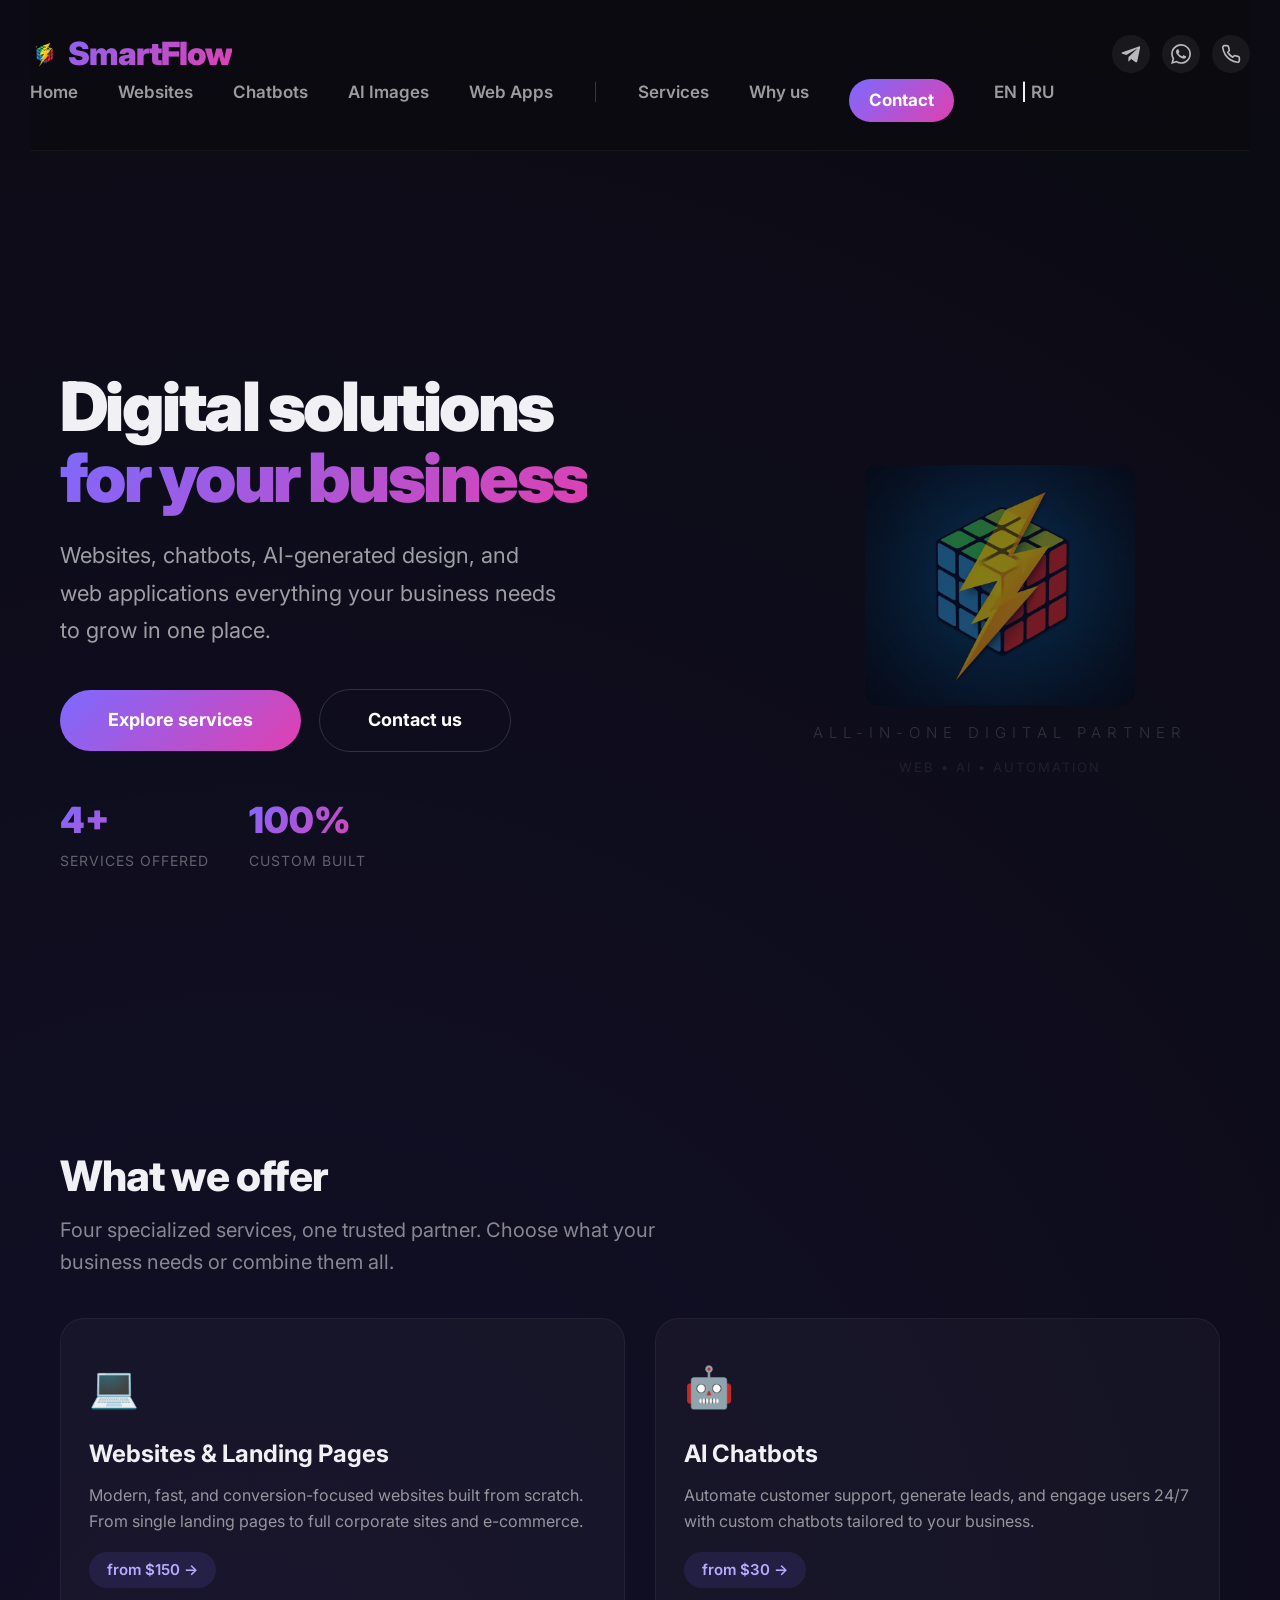
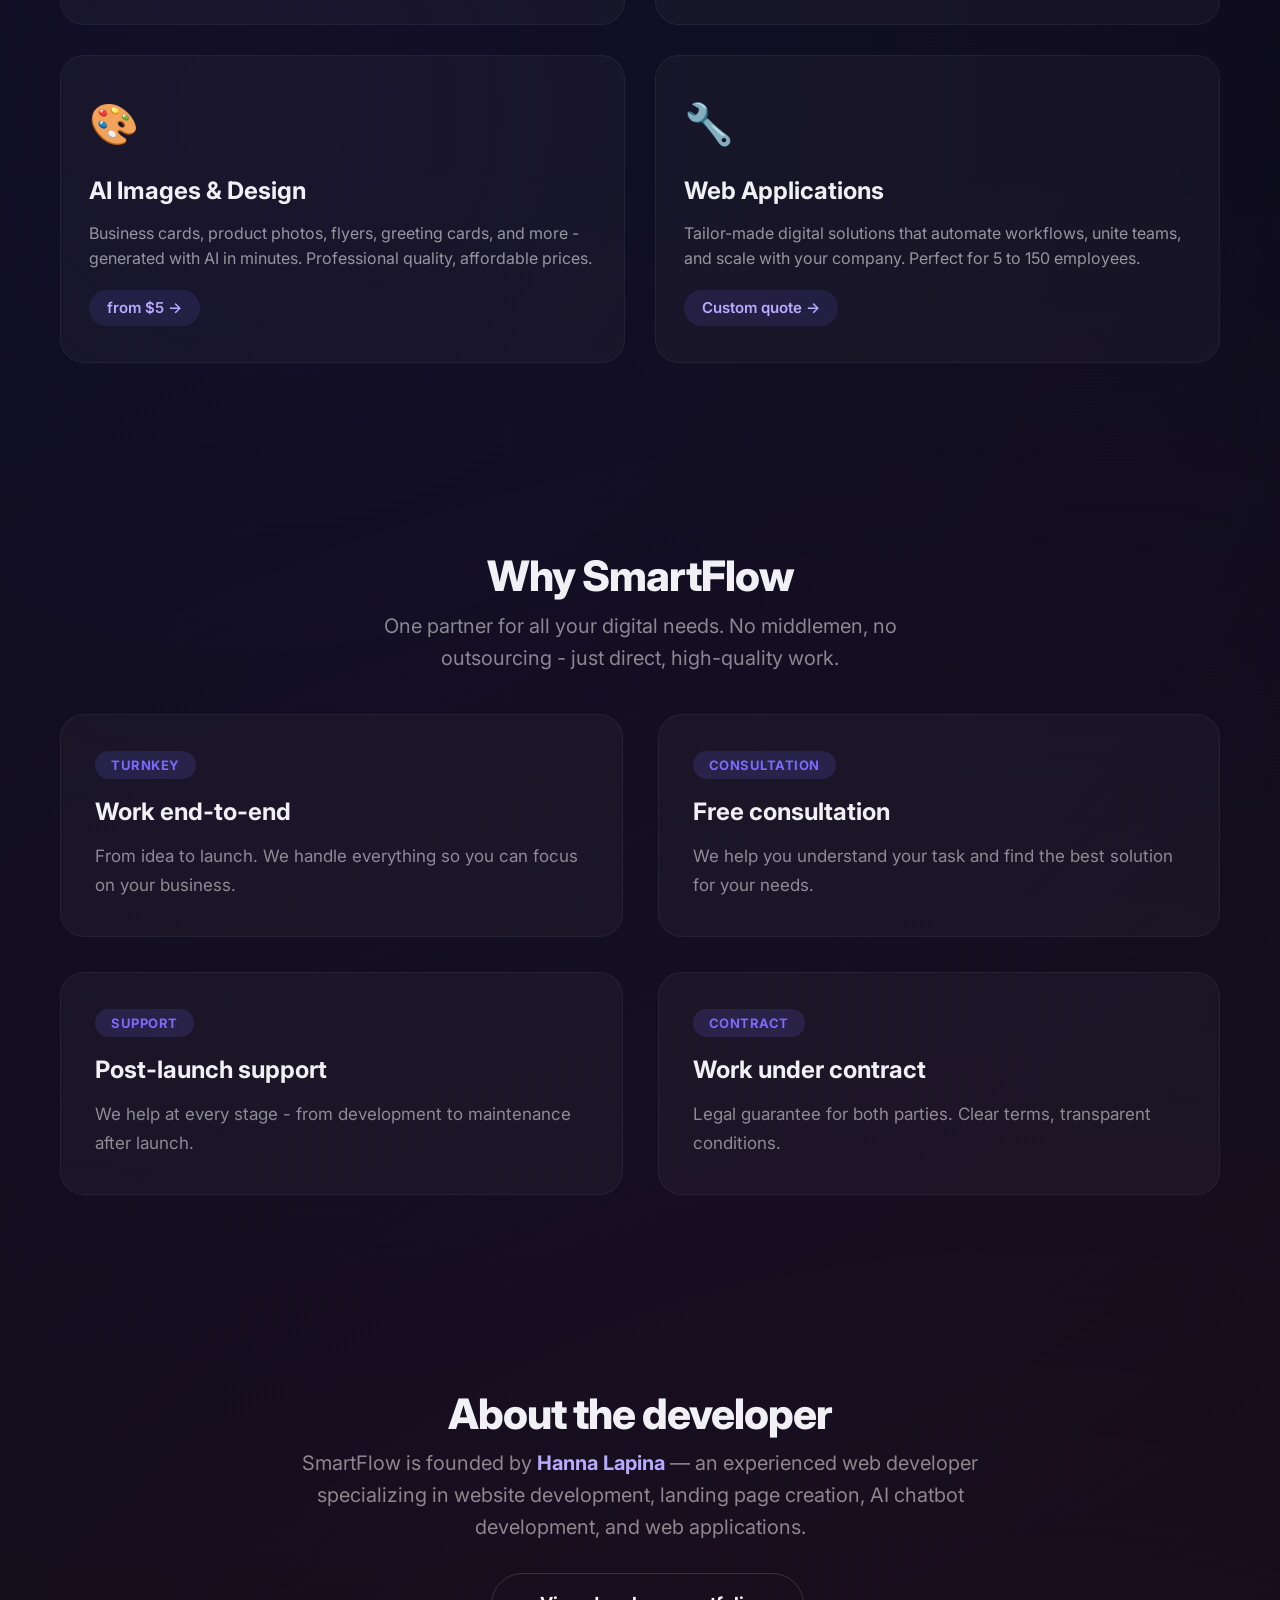
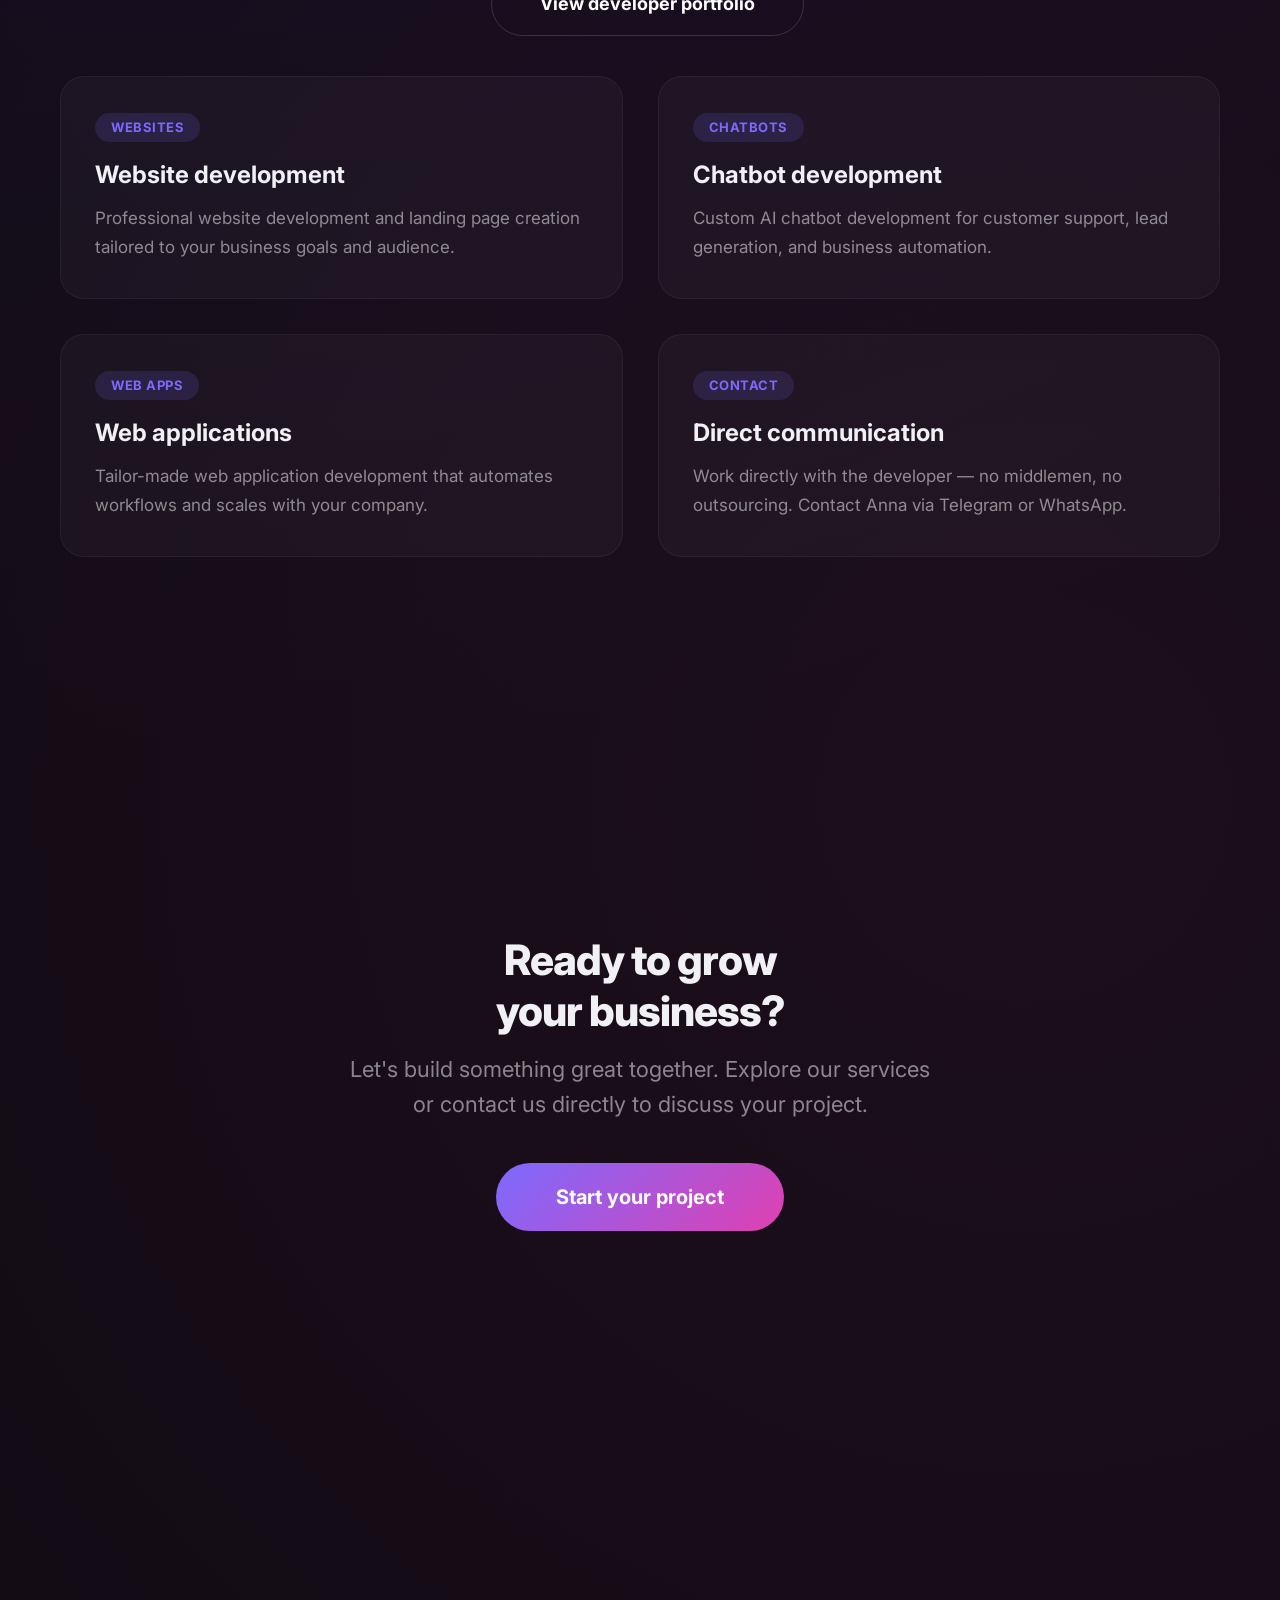
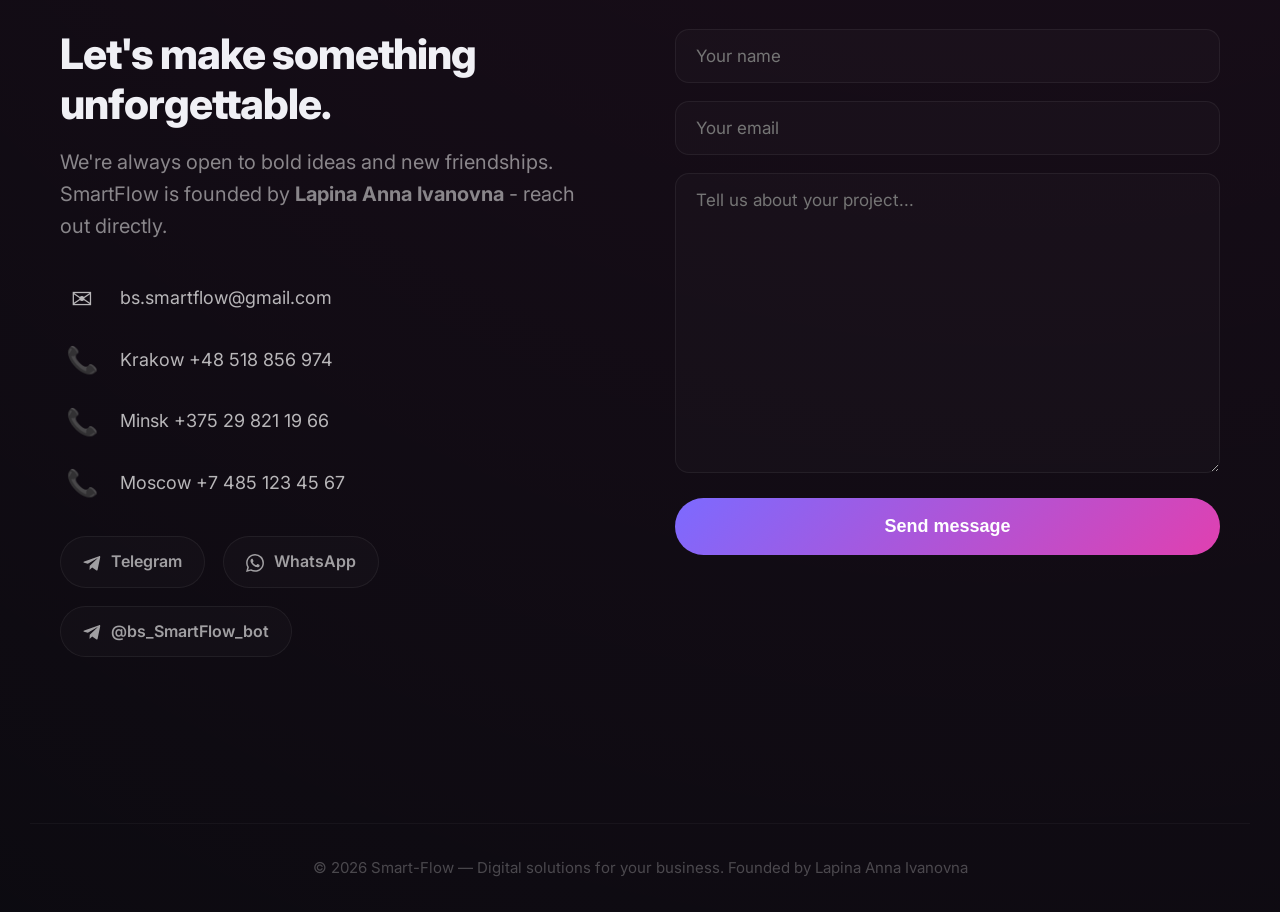
<file: index.html>
﻿<!DOCTYPE html>
<html lang="en">
<head>
    <meta charset="UTF-8" />
    <meta name="viewport" content="width=device-width, initial-scale=1.0" />
    <title>SmartFlow | Website, Chatbot, AI Design &amp; Web Applications | Lapina Anna</title>
    <meta name="description" content="SmartFlow - website development, landing pages, AI chatbots, AI design, and web applications. Founded by Lapina Anna Ivanovna. All digital solutions for your business in one place." />
    <meta name="robots" content="index, follow" />
    <meta name="author" content="SmartFlow" />
    <meta name="keywords" content="website development, landing page, AI chatbot, web application, AI design, SmartFlow, Lapina Anna, разработка сайтов, чат-боты" />
    <meta name="geo.region" content="PL-MA" />
    <meta name="geo.placename" content="Krakow" />
    <meta name="geo.position" content="50.0647;19.9450" />
    <meta name="ICBM" content="50.0647, 19.9450" />
    <link rel="canonical" href="https://smart-flow.tech/" />
    <link rel="alternate" hreflang="en" href="https://smart-flow.tech/" />
    <link rel="alternate" hreflang="ru" href="https://smart-flow.tech/index-ru" />
    <link rel="alternate" hreflang="x-default" href="https://smart-flow.tech/" />
    <!-- Open Graph -->
    <meta property="og:type" content="website" />
    <meta property="og:site_name" content="SmartFlow" />
    <meta property="og:title" content="SmartFlow - Digital Solutions for Your Business" />
    <meta property="og:description" content="Websites, chatbots, AI-generated design, and web applications — everything your business needs to grow in one place." />
    <meta property="og:url" content="https://smart-flow.tech/" />
    <meta property="og:image" content="https://smart-flow.tech/img/img3.jpg" />
    <meta property="og:image:width" content="1200" />
    <meta property="og:image:height" content="630" />
    <meta property="og:image:alt" content="SmartFlow - digital solutions for business" />
    <meta property="og:locale" content="en_US" />
    <meta property="og:locale:alternate" content="ru_RU" />
    <!-- Twitter Card -->
    <meta name="twitter:card" content="summary_large_image" />
    <meta name="twitter:title" content="SmartFlow - Digital Solutions for Your Business" />
    <meta name="twitter:description" content="Websites, chatbots, AI-generated design, and web applications — everything your business needs to grow in one place." />
    <meta name="twitter:image" content="https://smart-flow.tech/img/img3.jpg" />
    <link rel="icon" type="image/png" href="img/img2.png">
    <link rel="apple-touch-icon" href="img/img2.png">
    <meta name="theme-color" content="#7c6aff" />
    <link rel="preconnect" href="https://fonts.googleapis.com" />
    <link rel="preconnect" href="https://fonts.gstatic.com" crossorigin />
    <link href="https://fonts.googleapis.com/css2?family=Inter:opsz,wght@14..32,300;14..32,500;14..32,700;14..32,900&display=swap" rel="stylesheet" />
    <link rel="stylesheet" href="css/style.css" />
    <!-- Structured Data -->
    <script type="application/ld+json">
    {
      "@context": "https://schema.org",
      "@type": "Organization",
      "name": "SmartFlow",
      "url": "https://smart-flow.tech/",
      "logo": "https://smart-flow.tech/img/img2.png",
      "description": "Digital solutions for your business: websites, AI chatbots, AI-generated design, and web applications.",
      "email": "bs.smartflow@gmail.com",
      "founder": {
        "@type": "Person",
        "name": "Лапина Анна Ивановна",
        "jobTitle": "Founder & Lead Developer",
        "url": "https://t.me/Hanalapina"
      },
      "employee": {
        "@type": "Person",
        "name": "Лапина Анна Ивановна",
        "jobTitle": "Web Developer"
      },
      "telephone": "+48518856974",
      "address": {
        "@type": "PostalAddress",
        "addressLocality": "Krakow",
        "addressCountry": "PL"
      },
      "openingHours": "Mo-Su 09:00-21:00",
      "areaServed": ["PL", "BY", "RU"],
      "contactPoint": [
        { "@type": "ContactPoint", "telephone": "+48 518 856 974", "contactType": "customer service", "areaServed": "PL" },
        { "@type": "ContactPoint", "telephone": "+375 29 821 19 66", "contactType": "customer service", "areaServed": "BY" },
        { "@type": "ContactPoint", "telephone": "+7 485 123 45 67", "contactType": "customer service", "areaServed": "RU" }
      ],
      "sameAs": [
        "https://t.me/Hanalapina",
        "https://wa.me/375298211966"
      ]
    }
    </script>
    <script type="application/ld+json">
    {
      "@context": "https://schema.org",
      "@type": "WebSite",
      "name": "SmartFlow",
      "url": "https://smart-flow.tech/",
      "potentialAction": {
        "@type": "SearchAction",
        "target": "https://smart-flow.tech/?s={search_term_string}",
        "query-input": "required name=search_term_string"
      }
    }
    </script>    <script type="application/ld+json">
    {
      "@context": "https://schema.org",
      "@type": "Person",
      "name": "Lapina Anna Ivanovna",
      "alternateName": "Анна Лапина",
      "jobTitle": "Founder & Web Developer",
      "worksFor": { "@type": "Organization", "name": "SmartFlow", "url": "https://smart-flow.tech/" },
      "url": "https://smart-flow.tech/",
      "sameAs": [
        "https://t.me/Hanalapina",
        "https://wa.me/375298211966"
      ]
    }
    </script></head>
<body>
<div class="bg-glow"></div>

<div class="container">
    <header>
        <div class="logo">
            <img src="img/img2.png" alt="SmartFlow logo" />
            SmartFlow
        </div>
        <div class="header-socials">
            <a href="https://t.me/Hanalapina" target="_blank" rel="noopener" title="Telegram" aria-label="Telegram">
                <svg width="20" height="20" viewBox="0 0 24 24" fill="currentColor">
                    <path d="M9.04 15.51l-.38 5.35c.54 0 .78-.23 1.06-.51l2.55-2.44 5.28 3.87c.97.53 1.66.25 1.92-.9L22.9 4.5c.31-1.4-.51-1.94-1.45-1.6L1.7 9.9c-1.38.54-1.36 1.31-.25 1.65l5.02 1.57L18.5 5.9c.57-.38 1.09-.17.66.21L9.04 15.51z"/>
                </svg>
            </a>
            <a href="https://wa.me/375298211966" target="_blank" rel="noopener" title="WhatsApp" aria-label="WhatsApp">
                <svg width="20" height="20" viewBox="0 0 24 24" fill="currentColor">
                    <path d="M17.47 14.38c-.3-.15-1.76-.87-2.03-.97-.27-.1-.47-.15-.67.15-.2.3-.77.97-.94 1.17-.17.2-.35.22-.65.07-.3-.15-1.25-.46-2.39-1.47-.88-.79-1.48-1.76-1.65-2.06-.17-.3-.02-.46.13-.61.13-.13.3-.35.45-.52.15-.17.2-.3.3-.5.1-.2.05-.37-.02-.52-.07-.15-.67-1.62-.92-2.22-.24-.58-.49-.5-.67-.51h-.57c-.2 0-.52.07-.8.37-.27.3-1.04 1.02-1.04 2.5 0 1.47 1.07 2.89 1.22 3.09.15.2 2.11 3.22 5.1 4.51.71.31 1.27.49 1.7.63.72.23 1.37.2 1.88.12.57-.09 1.76-.72 2.01-1.42.25-.7.25-1.29.17-1.42-.07-.13-.27-.2-.57-.35zM12.05 21.79h-.01a9.87 9.87 0 0 1-5.03-1.38l-.36-.21-3.74.98 1-3.65-.24-.37a9.86 9.86 0 0 1-1.51-5.26c0-5.45 4.44-9.88 9.9-9.88a9.83 9.83 0 0 1 7 2.9 9.83 9.83 0 0 1 2.89 7c0 5.45-4.44 9.88-9.9 9.88zm8.42-18.3A11.82 11.82 0 0 0 12.05 0C5.5 0 .16 5.33.16 11.89c0 2.1.55 4.14 1.59 5.94L.06 24l6.33-1.66a11.88 11.88 0 0 0 5.66 1.44h.01c6.55 0 11.89-5.33 11.89-11.89 0-3.18-1.24-6.16-3.48-8.4z"/>
                </svg>
            </a>
            <button class="phone-btn" onclick="togglePhonePopup()" title="Phone" aria-label="Phone">
                <svg width="20" height="20" viewBox="0 0 24 24" fill="none" stroke="currentColor" stroke-width="2" stroke-linecap="round" stroke-linejoin="round">
                    <path d="M22 16.92v3a2 2 0 0 1-2.18 2 19.79 19.79 0 0 1-8.63-3.07 19.5 19.5 0 0 1-6-6 19.79 19.79 0 0 1-3.07-8.67A2 2 0 0 1 4.11 2h3a2 2 0 0 1 2 1.72 12.84 12.84 0 0 0 .7 2.81 2 2 0 0 1-.45 2.11L8.09 9.91a16 16 0 0 0 6 6l1.27-1.27a2 2 0 0 1 2.11-.45 12.84 12.84 0 0 0 2.81.7A2 2 0 0 1 22 16.92z"/>
                </svg>
            </button>
        </div>
        <div class="phone-popup" id="phonePopup">
            <a href="tel:+48518856974">Krakow +48 518 856 974</a>
            <a href="tel:+375298211966">Minsk +375 29 821 19 66</a>
            <a href="tel:+74851234567">Moscow +7 485 123 45 67</a>
        </div>
        <nav>
            <a href="/">Home</a>
            <a href="/landing">Websites</a>
            <a href="/chatbots">Chatbots</a>
            <a href="/ai-images">AI Images</a>
            <a href="/bs">Web Apps</a>
            <span class="nav-divider">|</span>
            <a href="#services">Services</a>
            <a href="#why">Why us</a>
            <a href="#contact" class="nav-contact-btn">Contact</a>             <span class="lang-switch"><a href="/" class="active">EN</a> | <a href="/index-ru">RU</a></span>
        </nav>
    </header>

    <!-- ===== HERO ===== -->
    <section class="full-section" id="home">
        <div class="container">
            <div class="hero">
                <div class="hero-text">
                    <h1>Digital solutions<br /><span>for your business</span></h1>
                    <p>Websites, chatbots, AI-generated design, and web applications everything your business needs to grow in one place.</p>
                    <div>
                        <a href="#services" class="btn">Explore services</a>
                        <a href="#contact" class="btn btn-outline">Contact us</a>
                    </div>
                    <div class="hero-stat">
                        <div class="hero-stat-item">
                            <div class="number">4+</div>
                            <div class="label">Services offered</div>
                        </div>
                        <div class="hero-stat-item">
                            <div class="number">100%</div>
                            <div class="label">Custom built</div>
                        </div>
                    </div>
                </div>
                <div style="text-align:center; display:flex; flex-direction:column; align-items:center; justify-content:center;">
                    <div style="font-size:140px; line-height:1; opacity:0.5; perspective: 600px;">
                        <img src="img/img1.jpg" style="height: 240px; display: block; animation: rotateCube 6s ease-in-out infinite; border-radius: 12px;" alt="SmartFlow digital solutions for business">
                    </div>
                    <div style="margin-top:16px; color:rgba(255,255,255,0.15); font-weight:300; letter-spacing:6px; font-size:15px;">ALL-IN-ONE DIGITAL PARTNER</div>
                    <div style="margin-top:12px; color:rgba(255,255,255,0.08); font-size:13px; letter-spacing:2px;">WEB &bull; AI &bull; AUTOMATION</div>
                </div>
            </div>
        </div>
    </section>

    <!-- ===== SERVICES ===== -->
    <!-- ===== SERVICES ===== -->
    <section class="full-section" id="services">
        <div class="container">
            <h2 style="font-weight:800; margin-bottom:12px; letter-spacing:-1px;">What we offer</h2>
            <p style="color:rgba(255,255,255,0.5); font-size:20px; max-width:600px; margin-bottom:8px;">Four specialized services, one trusted partner. Choose what your business needs or combine them all.</p>

            <div class="service-grid service-grid-2">
                <a href="/landing" class="service-card" style="text-decoration:none; color:inherit; display:block;">
                    <span class="icon" style="font-size:40px; display:block; margin-bottom:16px;">&#128187;</span>
                    <h3 style="font-size:24px; font-weight:700; margin-bottom:10px;">Websites &amp; Landing Pages</h3>
                    <p style="color:rgba(255,255,255,0.55); font-size:16px; line-height:1.6;">Modern, fast, and conversion-focused websites built from scratch. From single landing pages to full corporate sites and e-commerce.</p>
                    <span class="price" style="display:inline-block; margin-top:18px; padding:6px 18px; background:rgba(124,106,255,0.12); border-radius:40px; font-weight:600; font-size:15px; color:#b8aaff;">
                    <span id="price-homepage-website"></span> &rarr;
                </span>
                </a>
                <a href="/chatbots" class="service-card" style="text-decoration:none; color:inherit; display:block;">
                    <span class="icon" style="font-size:40px; display:block; margin-bottom:16px;">&#129302;</span>
                    <h3 style="font-size:24px; font-weight:700; margin-bottom:10px;">AI Chatbots</h3>
                    <p style="color:rgba(255,255,255,0.55); font-size:16px; line-height:1.6;">Automate customer support, generate leads, and engage users 24/7 with custom chatbots tailored to your business.</p>
                    <span class="price" style="display:inline-block; margin-top:18px; padding:6px 18px; background:rgba(124,106,255,0.12); border-radius:40px; font-weight:600; font-size:15px; color:#b8aaff;">
                    <span id="price-homepage-chatbot"></span> &rarr;
                </span>
                </a>
                <a href="/ai-images" class="service-card" style="text-decoration:none; color:inherit; display:block;">
                    <span class="icon" style="font-size:40px; display:block; margin-bottom:16px;">&#127912;</span>
                    <h3 style="font-size:24px; font-weight:700; margin-bottom:10px;">AI Images &amp; Design</h3>
                    <p style="color:rgba(255,255,255,0.55); font-size:16px; line-height:1.6;">Business cards, product photos, flyers, greeting cards, and more - generated with AI in minutes. Professional quality, affordable prices.</p>
                    <span class="price" style="display:inline-block; margin-top:18px; padding:6px 18px; background:rgba(124,106,255,0.12); border-radius:40px; font-weight:600; font-size:15px; color:#b8aaff;">
                    <span id="price-homepage-aiimage"></span> &rarr;
                </span>
                </a>
                <a href="/bs" class="service-card" style="text-decoration:none; color:inherit; display:block;">
                    <span class="icon" style="font-size:40px; display:block; margin-bottom:16px;">&#128295;</span>
                    <h3 style="font-size:24px; font-weight:700; margin-bottom:10px;">Web Applications</h3>
                    <p style="color:rgba(255,255,255,0.55); font-size:16px; line-height:1.6;">Tailor-made digital solutions that automate workflows, unite teams, and scale with your company. Perfect for 5 to 150 employees.</p>
                    <span class="price" style="display:inline-block; margin-top:18px; padding:6px 18px; background:rgba(124,106,255,0.12); border-radius:40px; font-weight:600; font-size:15px; color:#b8aaff;">
                    <span id="price-homepage-software"></span> &rarr;
                </span>
                </a>
            </div>
        </div>
    </section>

    <!-- ===== WHY US ===== -->
    <section class="full-section" id="why">
        <div class="container">
            <h2 style="font-weight:800; margin-bottom:8px; letter-spacing:-1px; text-align:center;">Why SmartFlow</h2>
            <p style="color:rgba(255,255,255,0.5); font-size:20px; text-align:center; max-width:600px; margin:0 auto 8px;">One partner for all your digital needs. No middlemen, no outsourcing - just direct, high-quality work.</p>

            <div class="insights-grid">
                <div class="insight-card">
                    <span class="tag">TURNKEY</span>
                    <h3>Work end-to-end</h3>
                    <p>From idea to launch. We handle everything so you can focus on your business.</p>
                </div>
                <div class="insight-card">
                    <span class="tag">CONSULTATION</span>
                    <h3>Free consultation</h3>
                    <p>We help you understand your task and find the best solution for your needs.</p>
                </div>
                <div class="insight-card">
                    <span class="tag">SUPPORT</span>
                    <h3>Post-launch support</h3>
                    <p>We help at every stage - from development to maintenance after launch.</p>
                </div>
                <div class="insight-card">
                    <span class="tag">CONTRACT</span>
                    <h3>Work under contract</h3>
                    <p>Legal guarantee for both parties. Clear terms, transparent conditions.</p>
                </div>
            </div>
        </div>
    </section>

    <!-- ===== ABOUT DEVELOPER ===== -->
    <section class="full-section" id="about">
        <div class="container">
            <h2 style="font-weight:800; margin-bottom:8px; letter-spacing:-1px; text-align:center;">About the developer</h2>
            <p style="color:rgba(255,255,255,0.5); font-size:20px; text-align:center; max-width:700px; margin:0 auto 30px;">SmartFlow is founded by <strong style="color:#b8aaff;">Hanna Lapina</strong> — an experienced web developer specializing in website development, landing page creation, AI chatbot development, and web applications.</p>
            <div style="text-align:center; margin-bottom:30px;">
                <a href="https://ailapina150.github.io/" target="_blank" rel="noopener" class="btn btn-outline">View developer portfolio</a>
            </div>
            <div class="insights-grid">
                <div class="insight-card">
                    <span class="tag">WEBSITES</span>
                    <h3>Website development</h3>
                    <p>Professional website development and landing page creation tailored to your business goals and audience.</p>
                </div>
                <div class="insight-card">
                    <span class="tag">CHATBOTS</span>
                    <h3>Chatbot development</h3>
                    <p>Custom AI chatbot development for customer support, lead generation, and business automation.</p>
                </div>
                <div class="insight-card">
                    <span class="tag">WEB APPS</span>
                    <h3>Web applications</h3>
                    <p>Tailor-made web application development that automates workflows and scales with your company.</p>
                </div>
                <div class="insight-card">
                    <span class="tag">CONTACT</span>
                    <h3>Direct communication</h3>
                    <p>Work directly with the developer — no middlemen, no outsourcing. Contact Anna via Telegram or WhatsApp.</p>
                </div>
            </div>
        </div>
    </section>

    <section class="full-section" id="cta">
        <div class="container">
            <div style="text-align:center; padding:40px 0 20px;">
                <h2 style="font-weight:800; letter-spacing:-1px; margin-bottom:16px;">Ready to grow<br />your business?</h2>
                <p style="color:rgba(255,255,255,0.5); font-size:22px; max-width:600px; margin:0 auto 40px;">Let's build something great together. Explore our services or contact us directly to discuss your project.</p>
                <a href="#contact" class="btn" style="font-size:20px; padding:18px 60px;">Start your project</a>
            </div>
        </div>
    </section>

    <!-- ===== CONTACT SECTION ===== -->
    <div id="contactSection"></div>

    <footer>
        <div class="container">&copy; 2026 Smart-Flow &mdash; Digital solutions for your business. Founded by Lapina Anna Ivanovna</div>
    </footer>
</div>

<!-- ===== SCRIPTS ===== -->
<script src="js/pricing.js"></script>
<script src="js/discount.js"></script>
<script src="js/price-updater.js"></script>
<script src="js/main.js"></script>
<script src="js/telegram.js"></script>
<script src="js/contact.js"></script>
<script>
  // Apply centralized pricing
  document.addEventListener('DOMContentLoaded', function() {
    const setPrice = (id, price) => {
      const el = document.getElementById(id);
      if (el) el.textContent = formatPrice(price, 'en');
    };
    setPrice('price-homepage-website', PRICING.homepage.website);
    setPrice('price-homepage-chatbot', PRICING.homepage.chatbot);
    setPrice('price-homepage-aiimage', PRICING.homepage.aiImage);
    setPrice('price-homepage-software', PRICING.webApp.custom);
  });
</script>
</body>
</html>
</file>
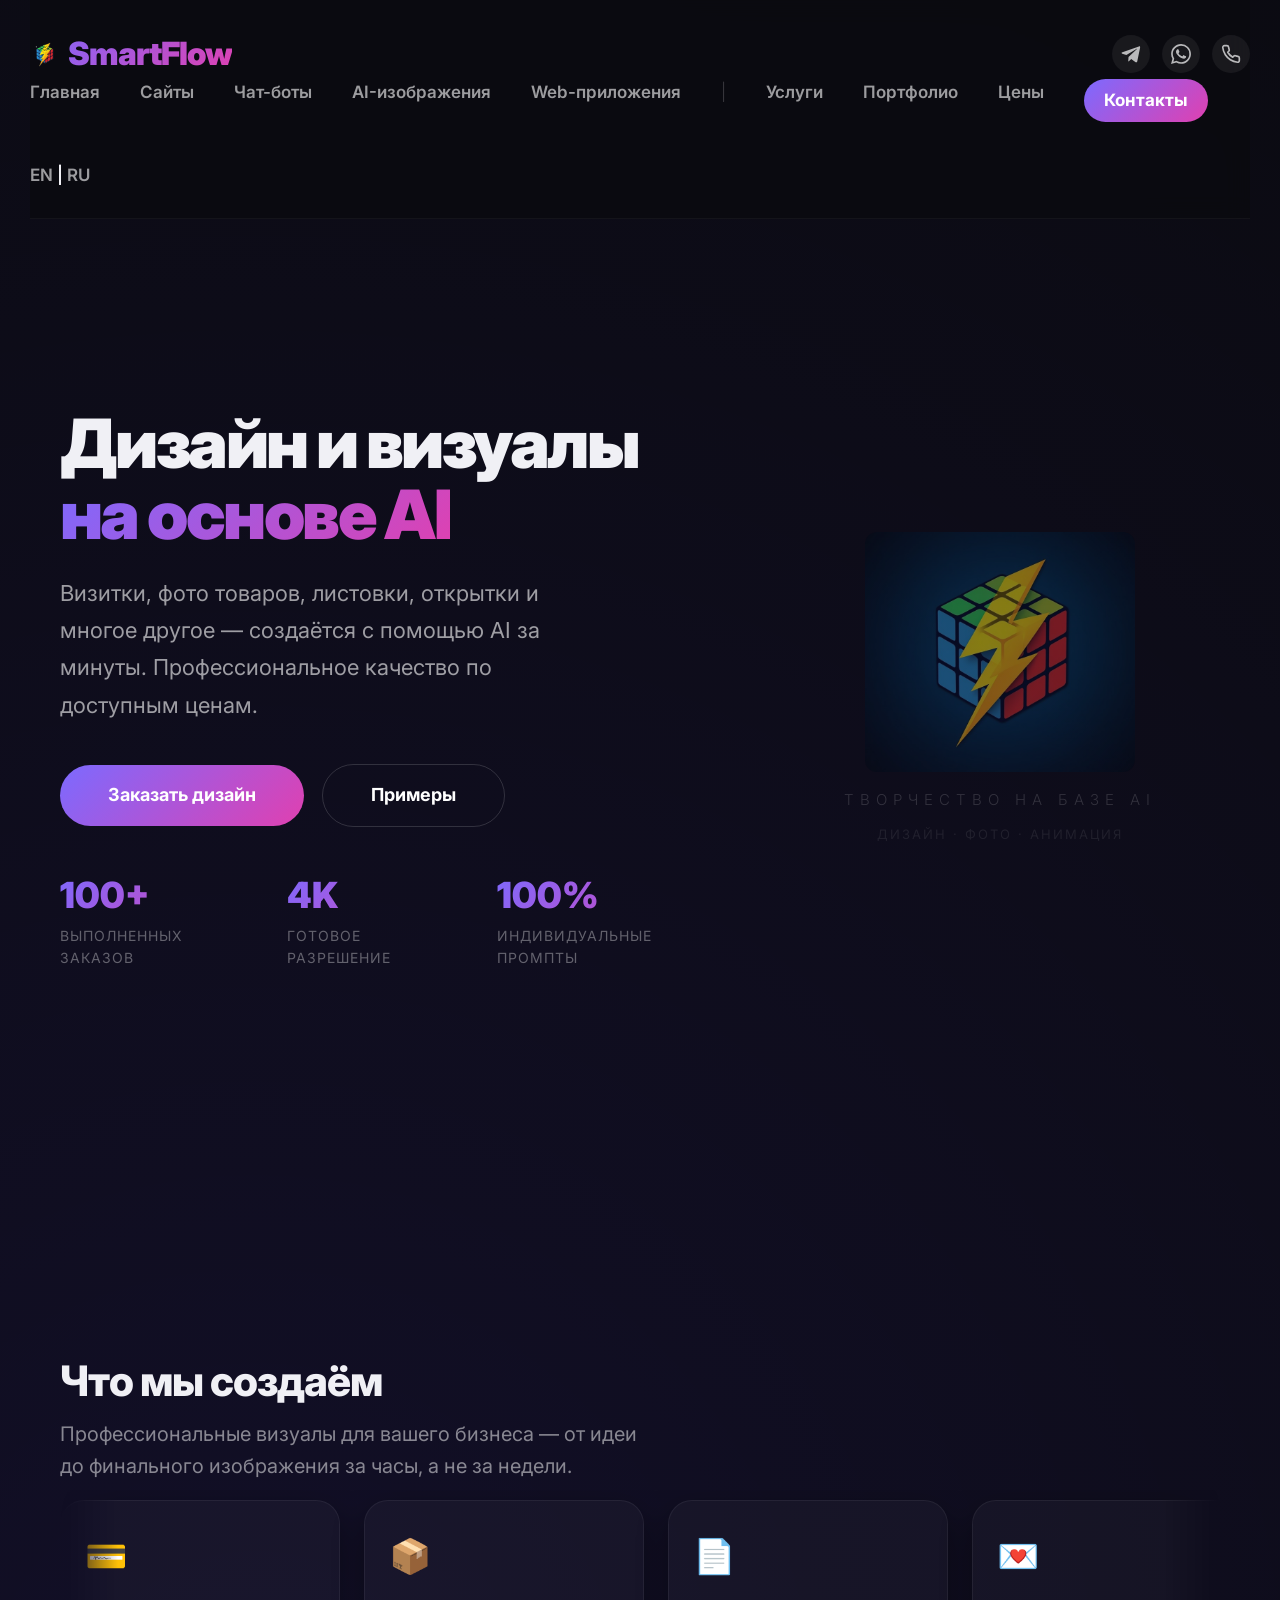
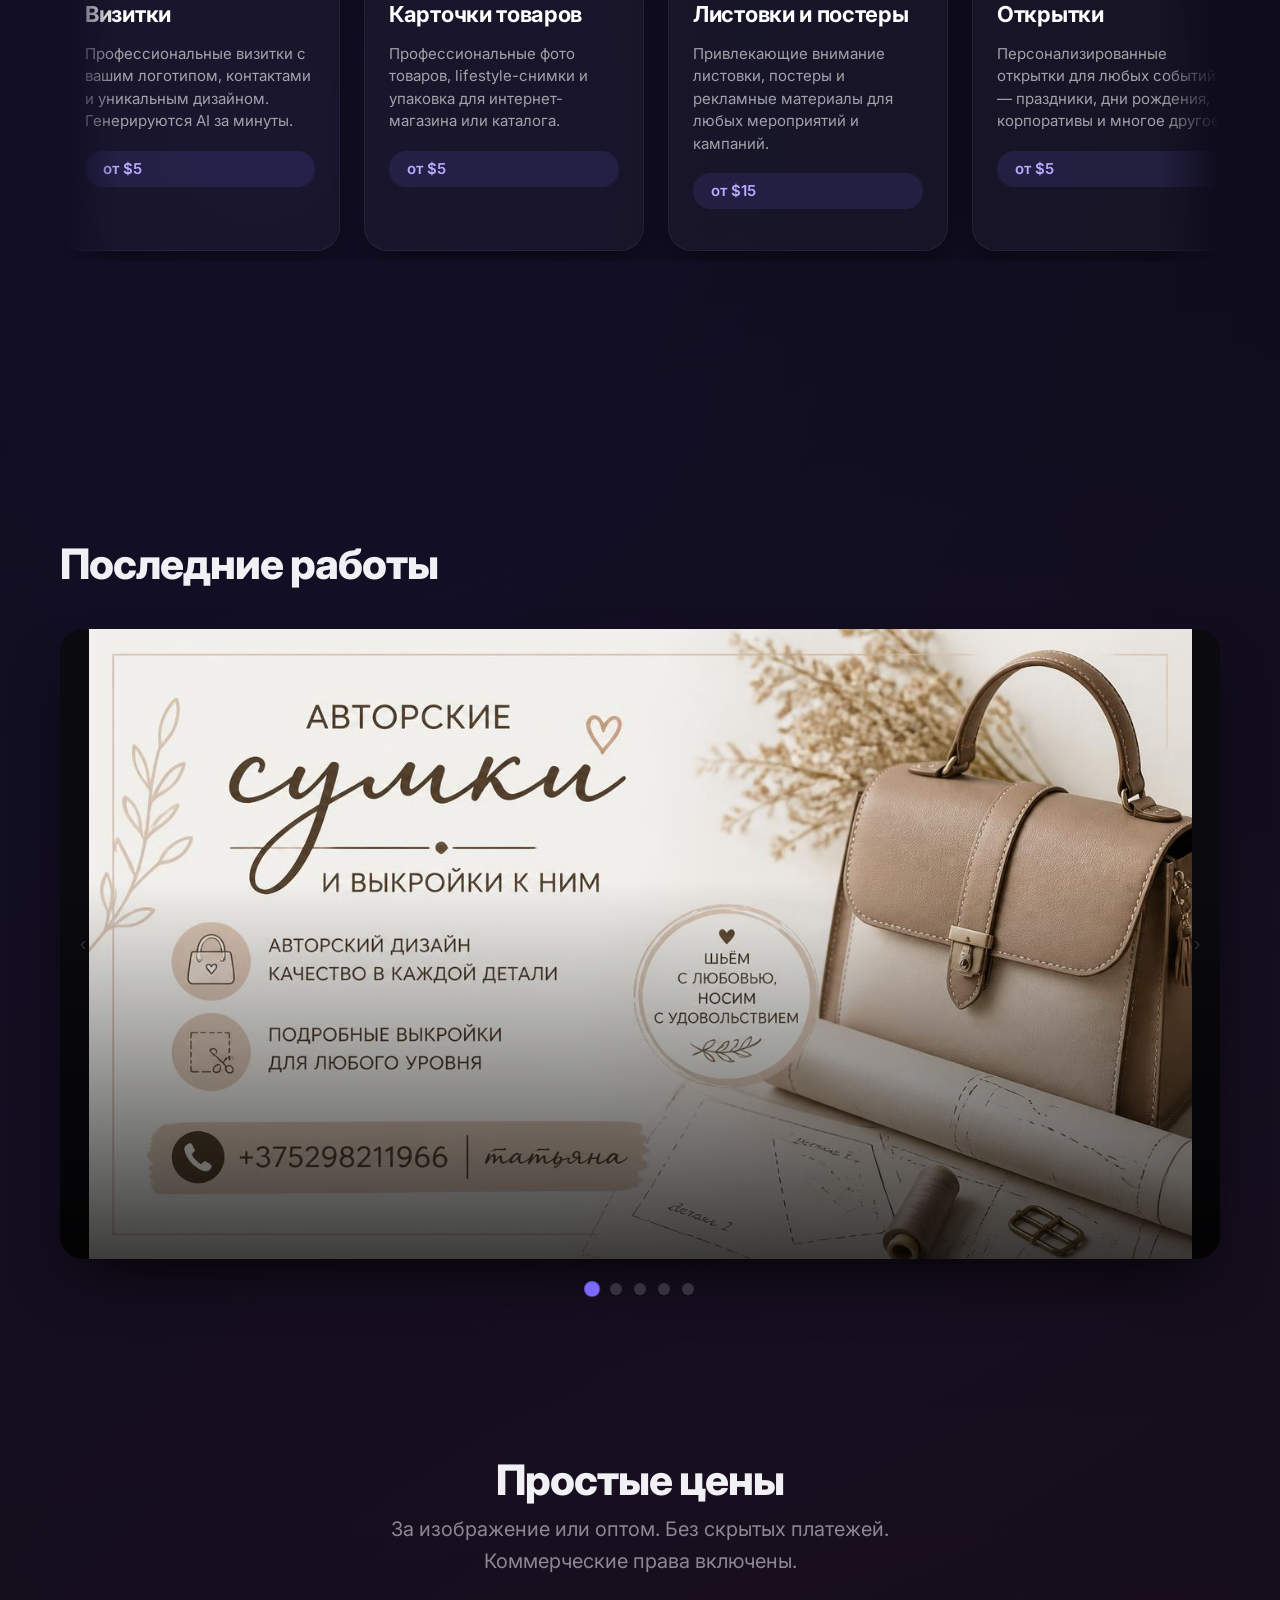
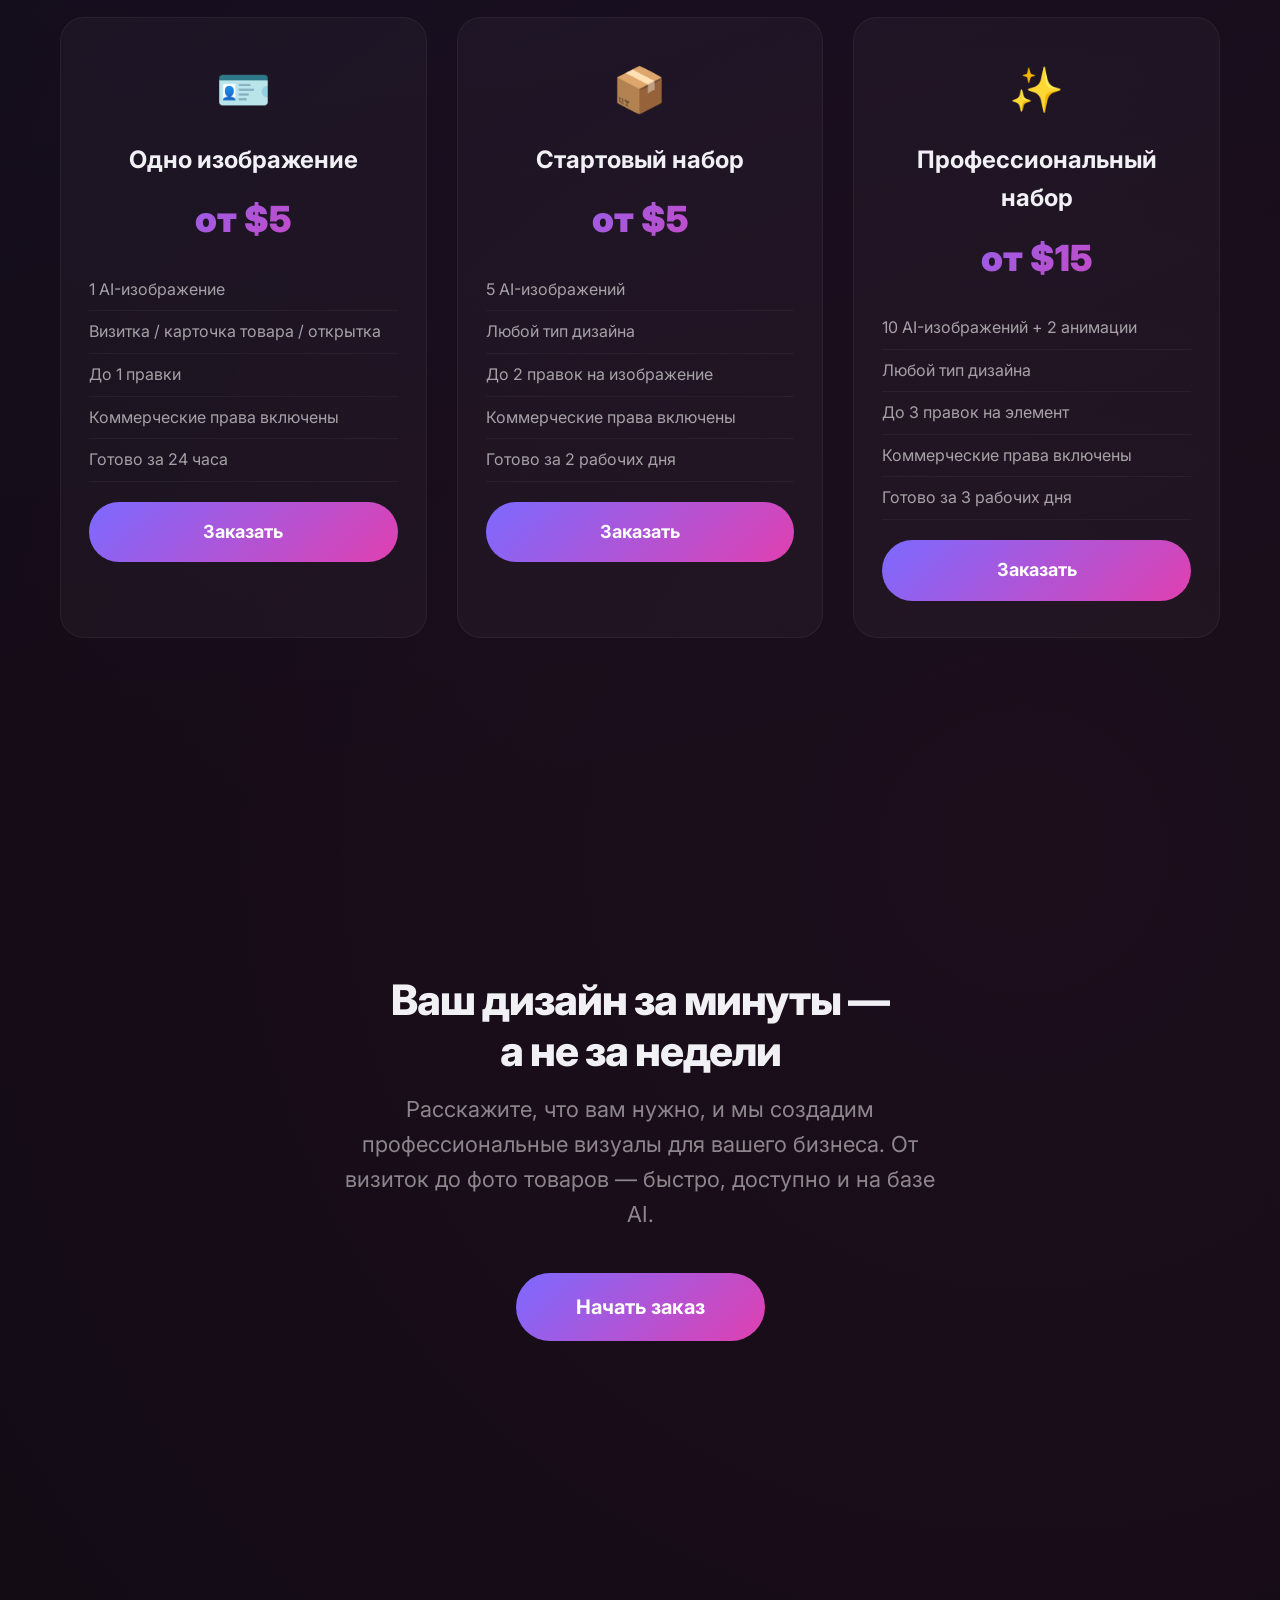
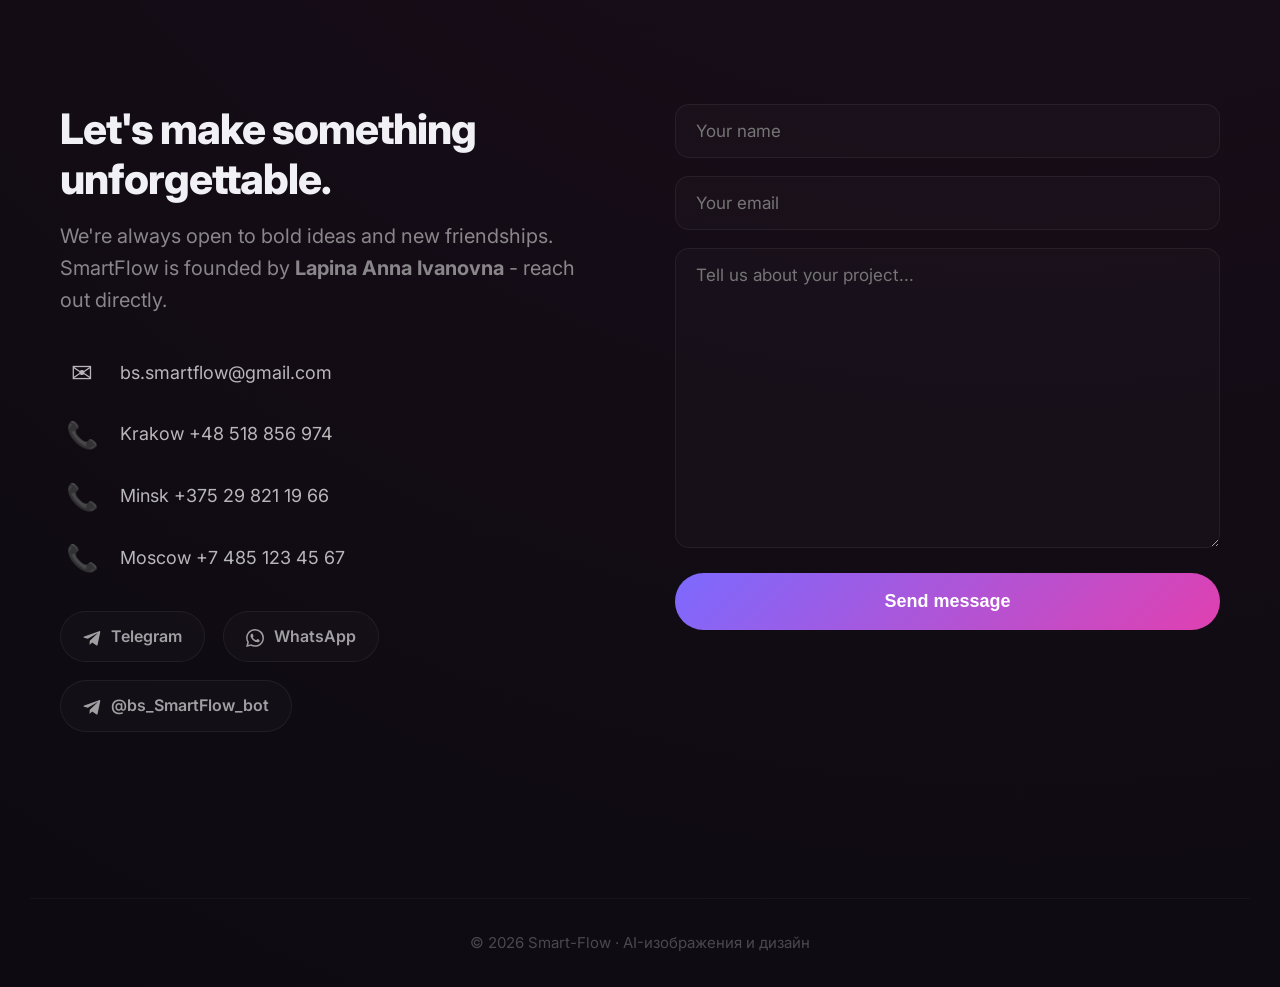
<file: ai-images-ru.html>
﻿<!DOCTYPE html>
<html lang="ru">
<head>
    <meta charset="UTF-8" />
    <meta name="viewport" content="width=device-width, initial-scale=1.0" />
    <title>AI-генерация изображений и дизайн | Заказать AI-дизайн | SmartFlow</title>
    <link rel="icon" type="image/png" href="img/img2.png">
    <link rel="apple-touch-icon" href="img/img2.png">
    <meta name="theme-color" content="#7c6aff" />
    <meta name="description" content="Заказать AI-генерацию изображений и дизайн. Визитки, фото товаров, флаеры, открытки и обработка фото. Профессиональное качество за минуты. От $3." />
    <meta name="robots" content="index, follow" />
    <meta name="author" content="SmartFlow" />
    <meta name="keywords" content="AI-генерация изображений, дизайн визиток, фото товаров, дизайн флаеров, AI-дизайн, SmartFlow" />

    <link rel="canonical" href="https://smart-flow.tech/ai-images-ru" />
    <link rel="alternate" hreflang="en" href="https://smart-flow.tech/ai-images" />
    <link rel="alternate" hreflang="ru" href="https://smart-flow.tech/ai-images-ru" />
    <link rel="alternate" hreflang="x-default" href="https://smart-flow.tech/ai-images" />
    <!-- Open Graph -->
    <meta property="og:type" content="website" />
    <meta property="og:site_name" content="SmartFlow" />
    <meta property="og:title" content="AI-изображения и дизайн | SmartFlow" />
    <meta property="og:description" content="AI-генерация визиток, фото товаров, флаеров, открыток и обработка фото. От $3." />
    <meta property="og:url" content="https://smart-flow.tech/ai-images-ru" />
    <meta property="og:image" content="https://smart-flow.tech/img/img3.jpg" />
    <meta property="og:image:width" content="1200" />
    <meta property="og:image:height" content="630" />
    <meta property="og:image:alt" content="AI-генерация изображений и дизайн" />
    <meta property="og:locale" content="ru_RU" />
    <meta property="og:locale:alternate" content="en_US" />
    <!-- Twitter Card -->
    <meta name="twitter:card" content="summary_large_image" />
    <meta name="twitter:title" content="AI-изображения и дизайн | SmartFlow" />
    <meta name="twitter:description" content="AI-генерация визиток, фото товаров, флаеров, открыток и обработка фото. От $3." />
    <meta name="twitter:image" content="https://smart-flow.tech/img/img3.jpg" />
    <link rel="preconnect" href="https://fonts.googleapis.com" />
    <link rel="preconnect" href="https://fonts.gstatic.com" crossorigin />
    <link href="https://fonts.googleapis.com/css2?family=Inter:opsz,wght@14..32,300;14..32,500;14..32,700;14..32,900&display=swap" rel="stylesheet" />
    <link rel="stylesheet" href="css/style.css" />
    <!-- Structured Data -->
    <script type="application/ld+json">
    {
      "@context": "https://schema.org",
      "@type": "Service",
      "serviceType": "AI-генерация изображений и дизайн",
      "provider": { "@type": "Organization", "name": "SmartFlow", "url": "https://smart-flow.tech/", "founder": { "@type": "Person", "name": "Лапина Анна Ивановна" } },
      "areaServed": ["PL", "BY", "RU"],
      "description": "AI-генерация визиток, фото товаров, флаеров, открыток и обработка фото.",
      "offers": { "@type": "Offer", "price": "3", "priceCurrency": "USD" }
    }
    </script>
    <script type="application/ld+json">
    {
      "@context": "https://schema.org",
      "@type": "BreadcrumbList",
      "itemListElement": [
        { "@type": "ListItem", "position": 1, "name": "Главная", "item": "https://smart-flow.tech/index-ru" },
        { "@type": "ListItem", "position": 2, "name": "AI-изображения и дизайн", "item": "https://smart-flow.tech/ai-images-ru" }
      ]
    }
    </script>    <script type="application/ld+json">
    {
      "@context": "https://schema.org",
      "@type": "FAQPage",
      "mainEntity": [
        {
          "@type": "Question",
          "name": "Сколько стоит AI-дизайн?",
          "acceptedAnswer": { "@type": "Answer", "text": "AI-генерация изображений от $3. Визитки, фото товаров, флаеры и многое другое по доступным ценам." }
        },
        {
          "@type": "Question",
          "name": "Получаю ли я коммерческие права на изображения?",
          "acceptedAnswer": { "@type": "Answer", "text": "Да, все сгенерированные изображения включают коммерческие права. Вы можете свободно использовать их для бизнеса." }
        },
        {
          "@type": "Question",
          "name": "Как быстро происходит доставка?",
          "acceptedAnswer": { "@type": "Answer", "text": "Большинство AI-дизайнов доставляются в течение минут или нескольких часов, в зависимости от сложности." }
        }
      ]
    }
    </script></head>
<body>
<div class="bg-glow"></div>

<div class="container">
    <header>
        <div class="logo">
            <img src="img/img2.png" alt="SmartFlow logo" />
            SmartFlow
        </div>
        <div class="header-socials">
            <a href="https://t.me/Hanalapina" target="_blank" rel="noopener" title="Telegram" aria-label="Telegram">
                <svg width="20" height="20" viewBox="0 0 24 24" fill="currentColor">
                    <path d="M9.04 15.51l-.38 5.35c.54 0 .78-.23 1.06-.51l2.55-2.44 5.28 3.87c.97.53 1.66.25 1.92-.9L22.9 4.5c.31-1.4-.51-1.94-1.45-1.6L1.7 9.9c-1.38.54-1.36 1.31-.25 1.65l5.02 1.57L18.5 5.9c.57-.38 1.09-.17.66.21L9.04 15.51z"/>
                </svg>
            </a>
            <a href="https://wa.me/375298211966" target="_blank" rel="noopener" title="WhatsApp" aria-label="WhatsApp">
                <svg width="20" height="20" viewBox="0 0 24 24" fill="currentColor">
                    <path d="M17.47 14.38c-.3-.15-1.76-.87-2.03-.97-.27-.1-.47-.15-.67.15-.2.3-.77.97-.94 1.17-.17.2-.35.22-.65.07-.3-.15-1.25-.46-2.39-1.47-.88-.79-1.48-1.76-1.65-2.06-.17-.3-.02-.46.13-.61.13-.13.3-.35.45-.52.15-.17.2-.3.3-.5.1-.2.05-.37-.02-.52-.07-.15-.67-1.62-.92-2.22-.24-.58-.49-.5-.67-.51h-.57c-.2 0-.52.07-.8.37-.27.3-1.04 1.02-1.04 2.5 0 1.47 1.07 2.89 1.22 3.09.15.2 2.11 3.22 5.1 4.51.71.31 1.27.49 1.7.63.72.23 1.37.2 1.88.12.57-.09 1.76-.72 2.01-1.42.25-.7.25-1.29.17-1.42-.07-.13-.27-.2-.57-.35zM12.05 21.79h-.01a9.87 9.87 0 0 1-5.03-1.38l-.36-.21-3.74.98 1-3.65-.24-.37a9.86 9.86 0 0 1-1.51-5.26c0-5.45 4.44-9.88 9.9-9.88a9.83 9.83 0 0 1 7 2.9 9.83 9.83 0 0 1 2.89 7c0 5.45-4.44 9.88-9.9 9.88zm8.42-18.3A11.82 11.82 0 0 0 12.05 0C5.5 0 .16 5.33.16 11.89c0 2.1.55 4.14 1.59 5.94L.06 24l6.33-1.66a11.88 11.88 0 0 0 5.66 1.44h.01c6.55 0 11.89-5.33 11.89-11.89 0-3.18-1.24-6.16-3.48-8.4z"/>
                </svg>
            </a>
            <button class="phone-btn" onclick="togglePhonePopup()" title="Телефон" aria-label="Телефон">
                <svg width="20" height="20" viewBox="0 0 24 24" fill="none" stroke="currentColor" stroke-width="2" stroke-linecap="round" stroke-linejoin="round">
                    <path d="M22 16.92v3a2 2 0 0 1-2.18 2 19.79 19.79 0 0 1-8.63-3.07 19.5 19.5 0 0 1-6-6 19.79 19.79 0 0 1-3.07-8.67A2 2 0 0 1 4.11 2h3a2 2 0 0 1 2 1.72 12.84 12.84 0 0 0 .7 2.81 2 2 0 0 1-.45 2.11L8.09 9.91a16 16 0 0 0 6 6l1.27-1.27a2 2 0 0 1 2.11-.45 12.84 12.84 0 0 0 2.81.7A2 2 0 0 1 22 16.92z"/>
                </svg>
            </button>
        </div>
        <div class="phone-popup" id="phonePopup">
            <a href="tel:+48518856974">Краков +48 518 856 974</a>
            <a href="tel:+375298211966">Минск +375 29 821 19 66</a>
            <a href="tel:+74851234567">Москва +7 485 123 45 67</a>
        </div>        <nav>
        <a href="/index-ru">Главная</a>
        <a href="/landing-ru">Сайты</a>
        <a href="/chatbots-ru">Чат-боты</a>
        <a href="/ai-images-ru">AI-изображения</a>
        <a href="/bs-ru">Web-приложения</a>
        <span class="nav-divider">|</span>
        <a href="#services">Услуги</a>
        <a href="#work">Портфолио</a>
        <a href="#pricing">Цены</a>
        <a href="#contact" class="nav-contact-btn">Контакты</a>
        <span class="lang-switch"><a href="/ai-images">EN</a> | <a href="/ai-images-ru" class="active">RU</a></span>
    </nav>
    </header>

    <!-- ===== ГЕРОЙ ===== -->
    <section class="full-section" id="home">
        <div class="container">
            <div class="hero">
                <div class="hero-text">
                    <h1>Дизайн и визуалы<br /><span>на основе AI</span></h1>
                    <p>Визитки, фото товаров, листовки, открытки и многое другое — создаётся с помощью AI за минуты. Профессиональное качество по доступным ценам.</p>
                    <div>
                        <a href="#contact" class="btn">Заказать дизайн</a>
                        <a href="#work" class="btn btn-outline">Примеры</a>
                    </div>
                    <div class="hero-stat">
                        <div class="hero-stat-item">
                            <div class="number">100+</div>
                            <div class="label">Выполненных заказов</div>
                        </div>
                        <div class="hero-stat-item">
                            <div class="number">4K</div>
                            <div class="label">Готовое разрешение</div>
                        </div>
                        <div class="hero-stat-item">
                            <div class="number">100%</div>
                            <div class="label">Индивидуальные промпты</div>
                        </div>
                    </div>
                </div>
                <div style="text-align:center; display:flex; flex-direction:column; align-items:center; justify-content:center;">
                    <div style="font-size:140px; line-height:1; opacity:0.5; perspective: 600px;">
                        <img src="img/img1.jpg" style="height: 240px; display: block; animation: rotateCube 6s ease-in-out infinite; border-radius: 12px;" alt="AI-генерация изображений и дизайн">
                    </div>
                    <div style="margin-top:16px; color:rgba(255,255,255,0.15); font-weight:300; letter-spacing:6px; font-size:15px;">ТВОРЧЕСТВО НА БАЗЕ AI</div>
                    <div style="margin-top:12px; color:rgba(255,255,255,0.08); font-size:13px; letter-spacing:2px;">ДИЗАЙН · ФОТО · АНИМАЦИЯ</div>
                </div>
            </div>
        </div>
    </section>

    <!-- ===== УСЛУГИ ===== -->
    <section class="full-section" id="services">
        <div class="container">
            <h2 style="font-weight:800; margin-bottom:12px; letter-spacing:-1px;">Что мы создаём</h2>
            <p style="color:rgba(255,255,255,0.5); font-size:20px; max-width:600px; margin-bottom:8px;">Профессиональные визуалы для вашего бизнеса — от идеи до финального изображения за часы, а не за недели.</p>

            <div class="cards-wrapper">
                <div class="cards-track">
                    <div class="card-slide" style="aspect-ratio:auto;">
                        <span class="icon">&#128179;</span>
                        <h3>Визитки</h3>
                        <p>Профессиональные визитки с вашим логотипом, контактами и уникальным дизайном. Генерируются AI за минуты.</p>
                        <span class="price" style="display:inline-block; margin-top:18px; padding:6px 18px; background:rgba(124,106,255,0.12); border-radius:40px; font-weight:600; font-size:15px; color:#b8aaff;"><span class="price-value" data-price="ai-basic"></span></span>
                    </div>
                    <div class="card-slide" style="aspect-ratio:auto;">
                        <span class="icon">&#128230;</span>
                        <h3>Карточки товаров</h3>
                        <p>Профессиональные фото товаров, lifestyle-снимки и упаковка для интернет-магазина или каталога.</p>
                        <span class="price" style="display:inline-block; margin-top:18px; padding:6px 18px; background:rgba(124,106,255,0.12); border-radius:40px; font-weight:600; font-size:15px; color:#b8aaff;"><span class="price-value" data-price="ai-standard"></span></span>
                    </div>
                    <div class="card-slide" style="aspect-ratio:auto;">
                        <span class="icon">&#128196;</span>
                        <h3>Листовки и постеры</h3>
                        <p>Привлекающие внимание листовки, постеры и рекламные материалы для любых мероприятий и кампаний.</p>
                        <span class="price" style="display:inline-block; margin-top:18px; padding:6px 18px; background:rgba(124,106,255,0.12); border-radius:40px; font-weight:600; font-size:15px; color:#b8aaff;"><span class="price-value" data-price="ai-premium"></span></span>
                    </div>
                    <div class="card-slide" style="aspect-ratio:auto;">
                        <span class="icon">&#128140;</span>
                        <h3>Открытки</h3>
                        <p>Персонализированные открытки для любых событий — праздники, дни рождения, корпоративы и многое другое.</p>
                        <span class="price" style="display:inline-block; margin-top:18px; padding:6px 18px; background:rgba(124,106,255,0.12); border-radius:40px; font-weight:600; font-size:15px; color:#b8aaff;"><span class="price-value" data-price="ai-basic"></span></span>
                    </div>
                    <div class="card-slide" style="aspect-ratio:auto;">
                        <span class="icon">&#128444;</span>
                        <h3>Редактирование фото</h3>
                        <p>Удаление фона, замена объектов, добавление элементов, цветокоррекция и профессиональная ретушь.</p>
                        <span class="price" style="display:inline-block; margin-top:18px; padding:6px 18px; background:rgba(124,106,255,0.12); border-radius:40px; font-weight:600; font-size:15px; color:#b8aaff;"><span class="price-value" data-price="ai-basic"></span></span>
                    </div>
                    <div class="card-slide" style="aspect-ratio:auto;">
                        <span class="icon">&#10024;</span>
                        <h3>Анимированная графика</h3>
                        <p>Анимированные изображения и лёгкие эффекты движения для соцсетей, рекламы и цифровых презентаций.</p>
                        <span class="price" style="display:inline-block; margin-top:18px; padding:6px 18px; background:rgba(124,106,255,0.12); border-radius:40px; font-weight:600; font-size:15px; color:#b8aaff;"><span class="price-value" data-price="ai-photoedit"></span></span>
                    </div>
                    <!-- Дубликат для бесконечной прокрутки -->
                    <div class="card-slide" style="aspect-ratio:auto;">
                        <span class="icon">&#128179;</span>
                        <h3>Визитки</h3>
                        <p>Профессиональные визитки с вашим логотипом, контактами и уникальным дизайном. Генерируются AI за минуты.</p>
                        <span class="price" style="display:inline-block; margin-top:18px; padding:6px 18px; background:rgba(124,106,255,0.12); border-radius:40px; font-weight:600; font-size:15px; color:#b8aaff;"><span class="price-value" data-price="ai-basic"></span></span>
                    </div>
                    <div class="card-slide" style="aspect-ratio:auto;">
                        <span class="icon">&#128230;</span>
                        <h3>Карточки товаров</h3>
                        <p>Профессиональные фото товаров, lifestyle-снимки и упаковка для интернет-магазина или каталога.</p>
                        <span class="price" style="display:inline-block; margin-top:18px; padding:6px 18px; background:rgba(124,106,255,0.12); border-radius:40px; font-weight:600; font-size:15px; color:#b8aaff;"><span class="price-value" data-price="ai-standard"></span></span>
                    </div>
                    <div class="card-slide" style="aspect-ratio:auto;">
                        <span class="icon">&#128196;</span>
                        <h3>Листовки и постеры</h3>
                        <p>Привлекающие внимание листовки, постеры и рекламные материалы для любых мероприятий и кампаний.</p>
                        <span class="price" style="display:inline-block; margin-top:18px; padding:6px 18px; background:rgba(124,106,255,0.12); border-radius:40px; font-weight:600; font-size:15px; color:#b8aaff;"><span class="price-value" data-price="ai-premium"></span></span>
                    </div>
                    <div class="card-slide" style="aspect-ratio:auto;">
                        <span class="icon">&#128140;</span>
                        <h3>Открытки</h3>
                        <p>Персонализированные открытки для любых событий — праздники, дни рождения, корпоративы и многое другое.</p>
                        <span class="price" style="display:inline-block; margin-top:18px; padding:6px 18px; background:rgba(124,106,255,0.12); border-radius:40px; font-weight:600; font-size:15px; color:#b8aaff;"><span class="price-value" data-price="ai-basic"></span></span>
                    </div>
                    <div class="card-slide" style="aspect-ratio:auto;">
                        <span class="icon">&#128444;</span>
                        <h3>Редактирование фото</h3>
                        <p>Удаление фона, замена объектов, добавление элементов, цветокоррекция и профессиональная ретушь.</p>
                        <span class="price" style="display:inline-block; margin-top:18px; padding:6px 18px; background:rgba(124,106,255,0.12); border-radius:40px; font-weight:600; font-size:15px; color:#b8aaff;"><span class="price-value" data-price="ai-basic"></span></span>
                    </div>
                    <div class="card-slide" style="aspect-ratio:auto;">
                        <span class="icon">&#10024;</span>
                        <h3>Анимированная графика</h3>
                        <p>Анимированные изображения и лёгкие эффекты движения для соцсетей, рекламы и цифровых презентаций.</p>
                        <span class="price" style="display:inline-block; margin-top:18px; padding:6px 18px; background:rgba(124,106,255,0.12); border-radius:40px; font-weight:600; font-size:15px; color:#b8aaff;"><span class="price-value" data-price="ai-photoedit"></span></span>
                    </div>
                </div>
            </div>
        </div>
    </section>

    <!-- ===== ПОРТФОЛИО / СЛАЙДЕР ===== -->
    <section class="full-section" id="work">
        <div class="container">
            <div class="slider-section">
                <h2>Последние работы</h2>
                <div class="slider-wrapper">
                    <div class="slider-track" id="sliderTrack">
                        <div class="slide" style="background-image: url('img/card1.jpg');"></div>
                        <div class="slide" style="background-image: url('img/card2.jpg');"></div>
                        <div class="slide" style="background-image: url('img/card3.jpg');"></div>
                        <div class="slide" style="background-image: url('img/card4.jpg');"></div>
                        <div class="slide" style="background-image: url('img/card5.jpg');"></div>
                    </div>
                    <button class="slider-btn prev" id="prevBtn">‹</button>
                    <button class="slider-btn next" id="nextBtn">›</button>
                </div>
                <div class="slider-dots" id="sliderDots"></div>
            </div>
        </div>
    </section>

    <!-- ===== ЦЕНЫ ===== -->
    <section class="full-section" id="pricing">
        <div class="container">
            <h2 style="font-weight:800; margin-bottom:8px; letter-spacing:-1px; text-align:center;">Простые цены</h2>
            <p style="color:rgba(255,255,255,0.5); font-size:20px; text-align:center; max-width:600px; margin:0 auto 8px;">За изображение или оптом. Без скрытых платежей. Коммерческие права включены.</p>

            <div class="pricing-grid">
                <div class="pricing-card">
                    <span class="icon">🪪</span>
                    <h3>Одно изображение</h3>
                    <div class="price"><span id="price-ai-pack-single"></span></div>
                    <ul>
                        <li>1 AI-изображение</li>
                        <li>Визитка / карточка товара / открытка</li>
                        <li>До 1 правки</li>
                        <li>Коммерческие права включены</li>
                        <li>Готово за 24 часа</li>
                    </ul>
                    <a href="#contact" class="btn">Заказать</a>
                </div>
                <div class="pricing-card">
                    <span class="icon">📦</span>
                    <h3>Стартовый набор</h3>
                    <div class="price"><span id="price-ai-pack-starter"></span></div>
                    <ul>
                        <li>5 AI-изображений</li>
                        <li>Любой тип дизайна</li>
                        <li>До 2 правок на изображение</li>
                        <li>Коммерческие права включены</li>
                        <li>Готово за 2 рабочих дня</li>
                    </ul>
                    <a href="#contact" class="btn">Заказать</a>
                </div>
                <div class="pricing-card">
                    <span class="icon">✨</span>
                    <h3>Профессиональный набор</h3>
                    <div class="price"><span id="price-ai-pack-pro"></span></div>
                    <ul>
                        <li>10 AI-изображений + 2 анимации</li>
                        <li>Любой тип дизайна</li>
                        <li>До 3 правок на элемент</li>
                        <li>Коммерческие права включены</li>
                        <li>Готово за 3 рабочих дня</li>
                    </ul>
                    <a href="#contact" class="btn">Заказать</a>
                </div>
            </div>
        </div>
    </section>

    <!-- ===== ПРИЗЫВ К ДЕЙСТВИЮ ===== -->
    <section class="full-section" id="cta">
        <div class="container">
            <div style="text-align:center; padding:40px 0 20px;">
                <h2 style="font-weight:800; letter-spacing:-1px; margin-bottom:16px;">Ваш дизайн за минуты —<br />а не за недели</h2>
                <p style="color:rgba(255,255,255,0.5); font-size:22px; max-width:600px; margin:0 auto 40px;">Расскажите, что вам нужно, и мы создадим профессиональные визуалы для вашего бизнеса. От визиток до фото товаров — быстро, доступно и на базе AI.</p>
                <a href="#contact" class="btn" style="font-size:20px; padding:18px 60px;">Начать заказ</a>
            </div>
        </div>
    </section>

    <!-- ===== КОНТАКТЫ ===== -->
    <div id="contactSection"></div>

    <footer>
        <div class="container">© 2026 Smart-Flow · AI-изображения и дизайн</div>
    </footer>
</div>

<!-- ===== СКРИПТЫ ===== -->
<script src="js/pricing.js"></script>
<script src="js/discount.js"></script>
<script src="js/main.js"></script>
<script src="js/telegram.js"></script>
<script src="js/contact.js"></script>
<script>
  // Apply centralized pricing
  document.addEventListener('DOMContentLoaded', function() {
    const setPrice = (id, price) => {
      const el = document.getElementById(id);
      if (el) el.textContent = formatPrice(price, 'ru');
    };
    // Service cards
    document.querySelectorAll('.price-value').forEach(el => {
      const key = el.dataset.price;
      const map = { 'ai-basic': PRICING.aiImage.basic, 'ai-standard': PRICING.aiImage.standard, 'ai-premium': PRICING.aiImage.premium, 'ai-photoedit': PRICING.aiImage.photoEdit };
      el.textContent = formatPrice(map[key], 'ru');
    });
    // Pricing packs
    setPrice('price-ai-pack-single', PRICING.aiImage.basic);
    setPrice('price-ai-pack-starter', PRICING.aiImage.standard);
    setPrice('price-ai-pack-pro', PRICING.aiImage.premium);
  });
</script>
</body>
</html>
</file>
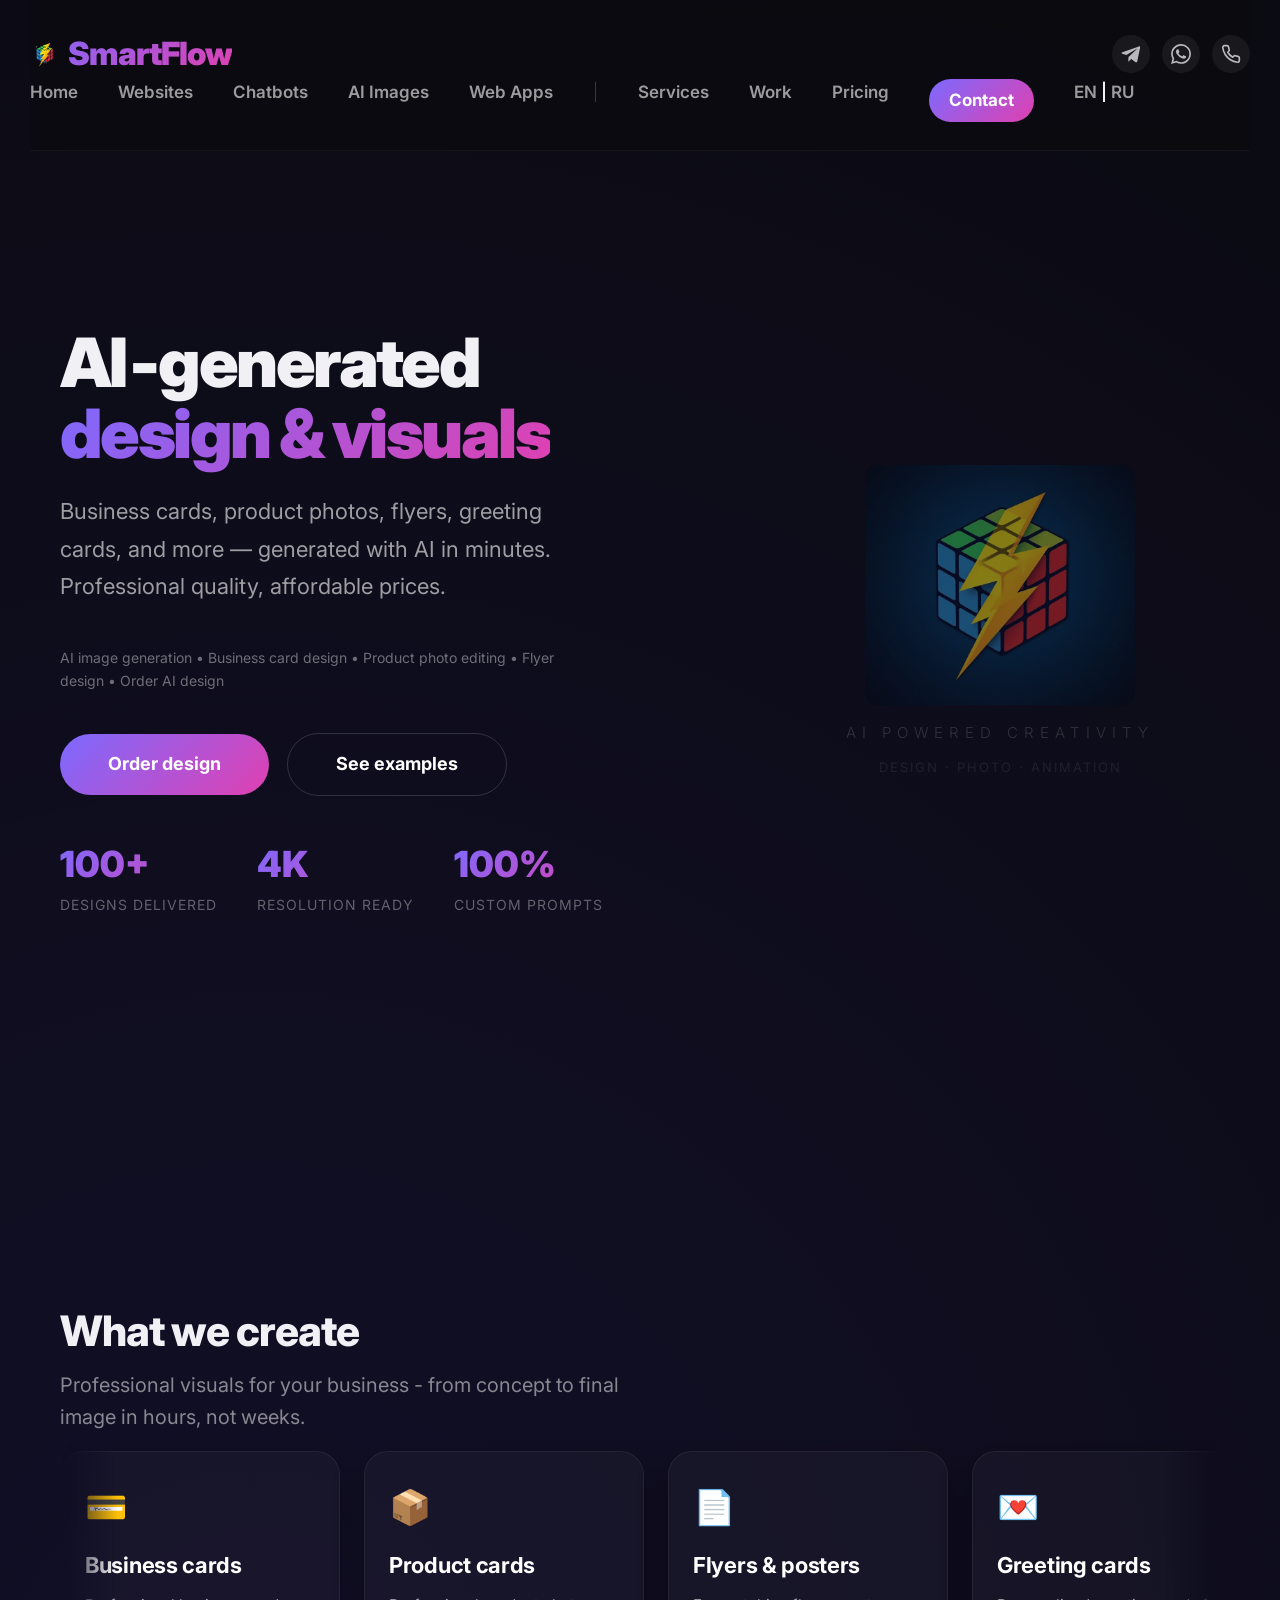
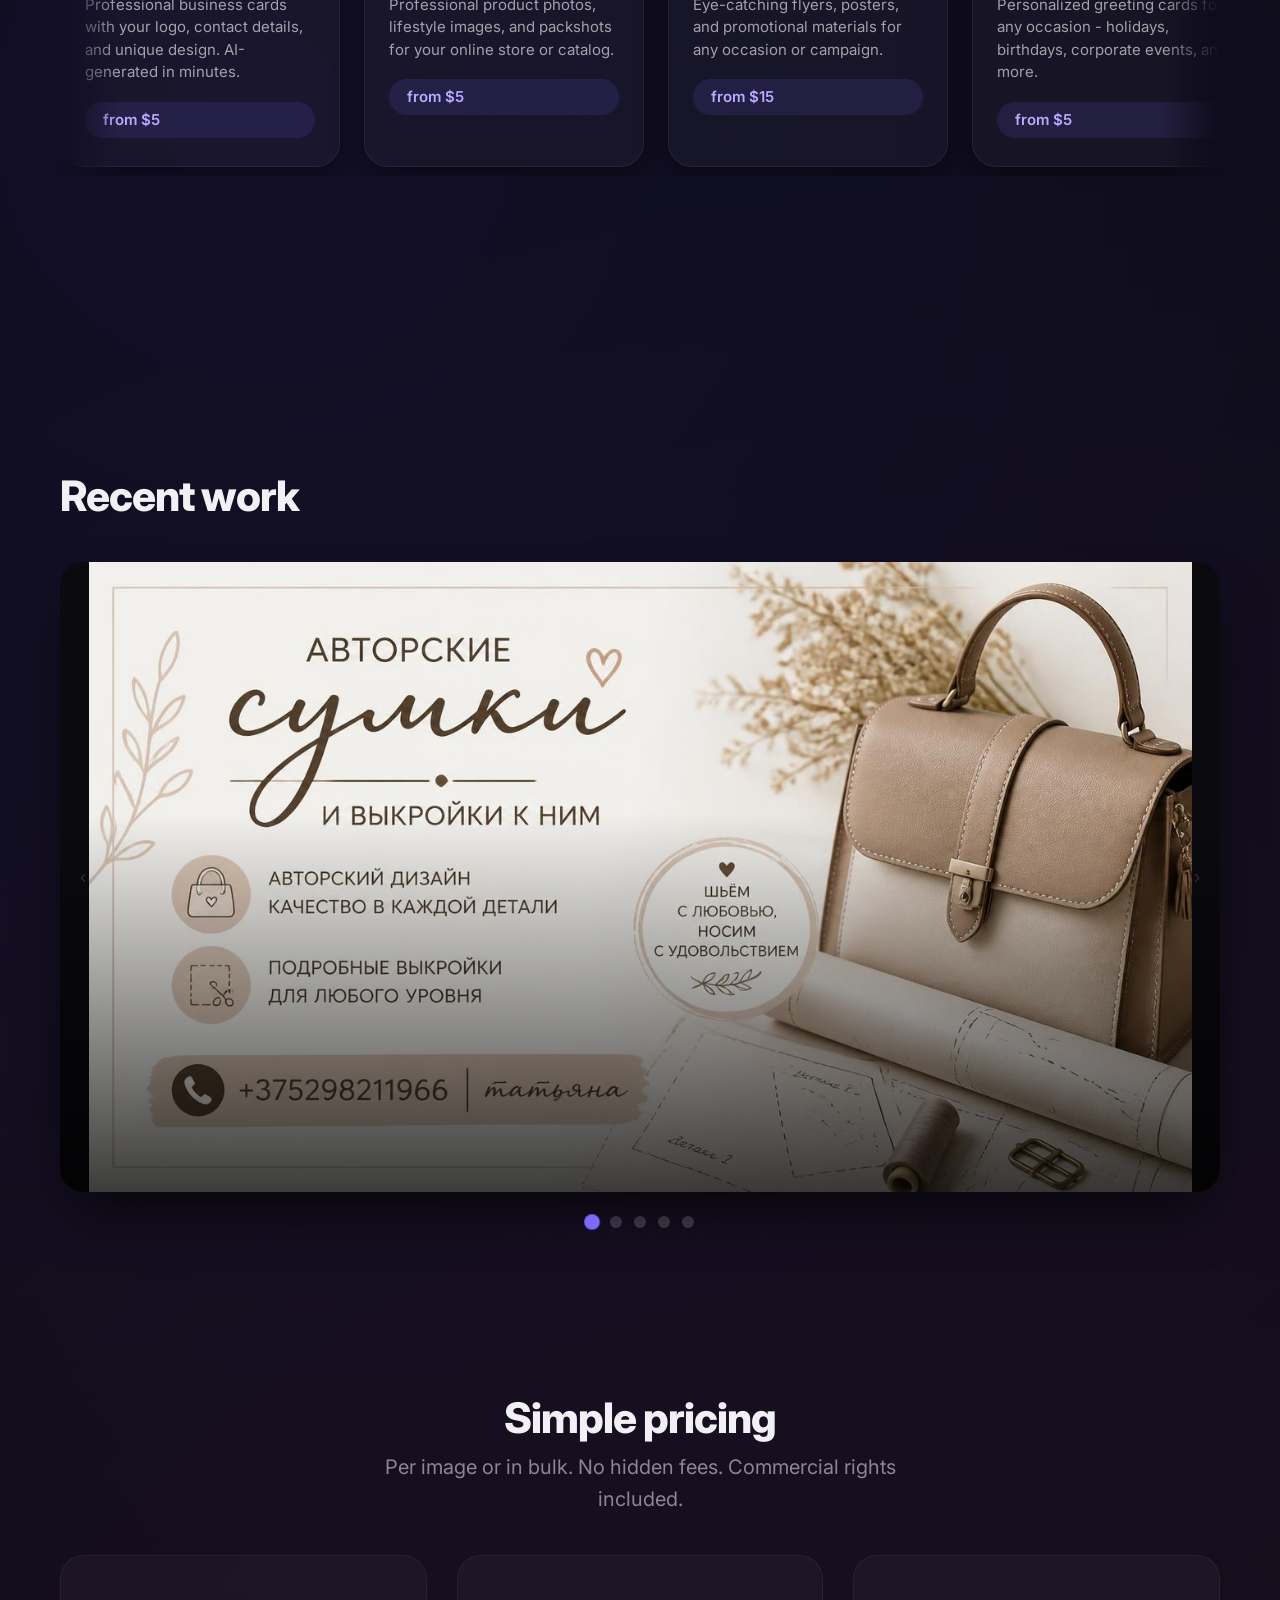
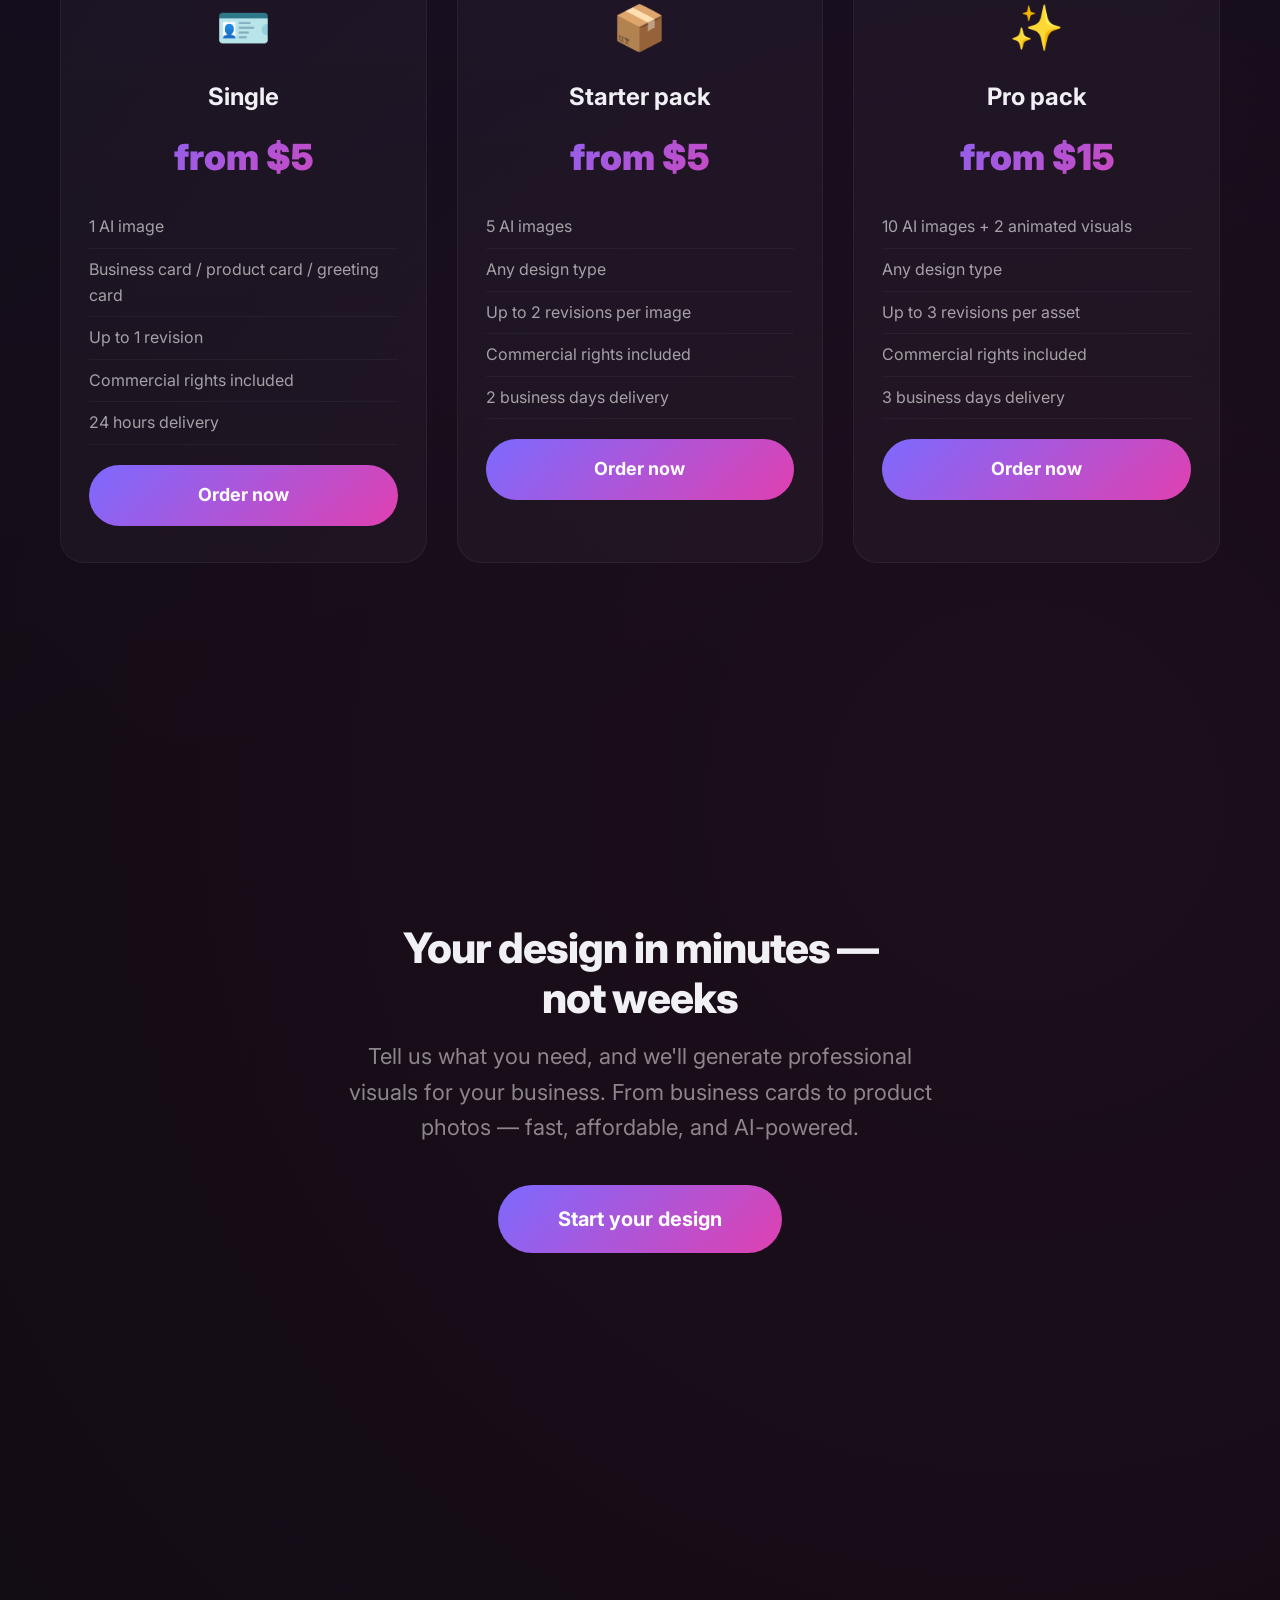
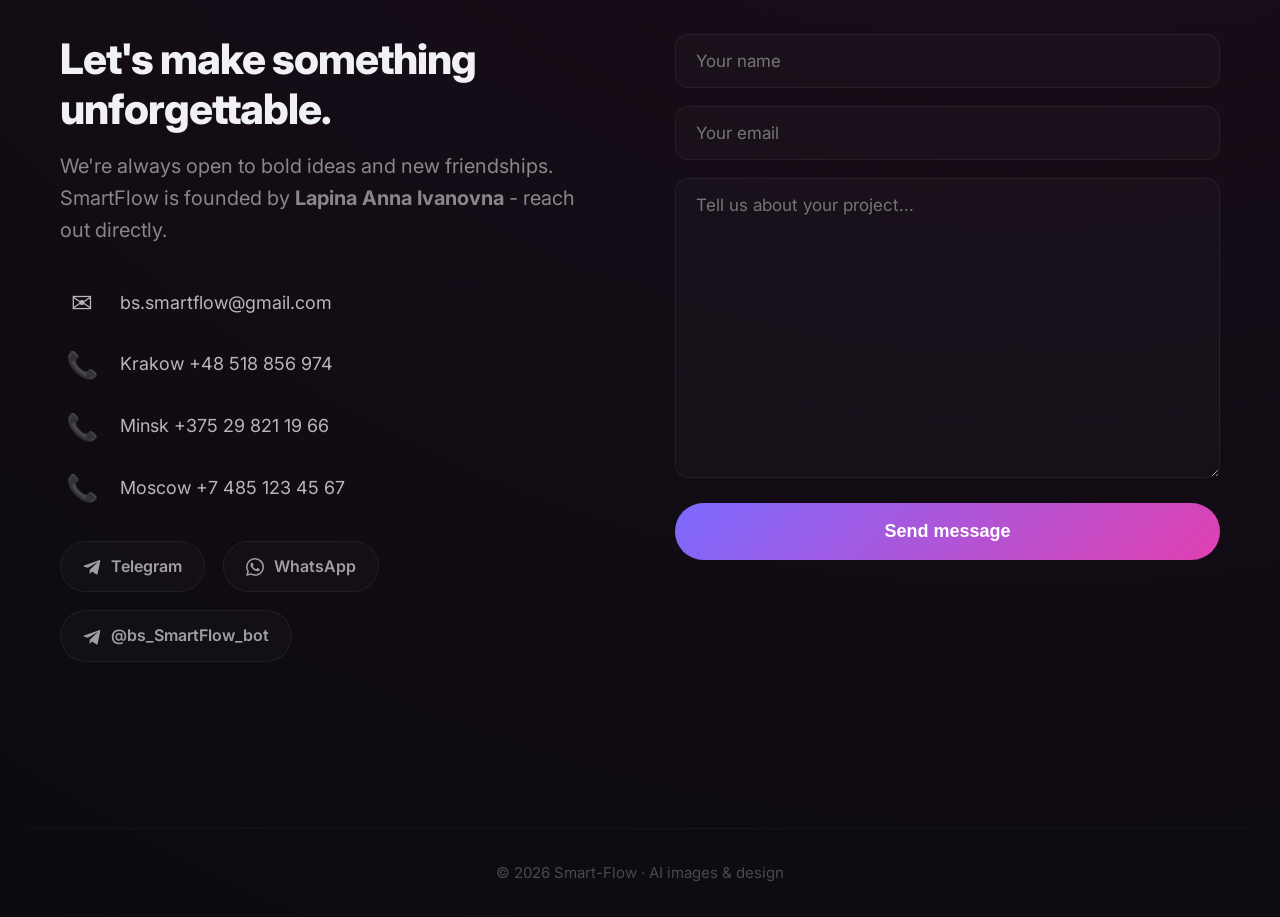
<file: ai-images.html>
﻿<!DOCTYPE html>
<html lang="en">
<head>
    <meta charset="UTF-8" />
    <meta name="viewport" content="width=device-width, initial-scale=1.0" />
    <title>AI Image Generation &amp; Design Services | Order AI Design | SmartFlow</title>
    <link rel="icon" type="image/png" href="img/img2.png">
    <link rel="apple-touch-icon" href="img/img2.png">
    <meta name="theme-color" content="#7c6aff" />
    <meta name="description" content="Order AI image generation and design services. Business cards, product photos, flyers, greeting cards, and photo editing. Professional quality in minutes. From $3." />
    <meta name="robots" content="index, follow" />
    <meta name="author" content="SmartFlow" />
    <meta name="keywords" content="AI image generation, business card design, product photo, flyer design, AI design, SmartFlow" />

    <link rel="canonical" href="https://smart-flow.tech/ai-images" />
    <link rel="alternate" hreflang="en" href="https://smart-flow.tech/ai-images" />
    <link rel="alternate" hreflang="ru" href="https://smart-flow.tech/ai-images-ru" />
    <link rel="alternate" hreflang="x-default" href="https://smart-flow.tech/ai-images" />
    <!-- Open Graph -->
    <meta property="og:type" content="website" />
    <meta property="og:site_name" content="SmartFlow" />
    <meta property="og:title" content="AI Images & Design Services | SmartFlow" />
    <meta property="og:description" content="AI-generated business cards, product photos, flyers, greeting cards, and photo editing. From $3." />
    <meta property="og:url" content="https://smart-flow.tech/ai-images" />
    <meta property="og:image" content="https://smart-flow.tech/img/img3.jpg" />
    <meta property="og:image:width" content="1200" />
    <meta property="og:image:height" content="630" />
    <meta property="og:image:alt" content="AI image generation and design services" />
    <meta property="og:locale" content="en_US" />
    <meta property="og:locale:alternate" content="ru_RU" />
    <!-- Twitter Card -->
    <meta name="twitter:card" content="summary_large_image" />
    <meta name="twitter:title" content="AI Images & Design Services | SmartFlow" />
    <meta name="twitter:description" content="AI-generated business cards, product photos, flyers, greeting cards, and photo editing. From $3." />
    <meta name="twitter:image" content="https://smart-flow.tech/img/img3.jpg" />
    <link rel="preconnect" href="https://fonts.googleapis.com" />
    <link rel="preconnect" href="https://fonts.gstatic.com" crossorigin />
    <link href="https://fonts.googleapis.com/css2?family=Inter:opsz,wght@14..32,300;14..32,500;14..32,700;14..32,900&display=swap" rel="stylesheet" />
    <link rel="stylesheet" href="css/style.css" />
    <!-- Structured Data -->
    <script type="application/ld+json">
    {
      "@context": "https://schema.org",
      "@type": "Service",
      "serviceType": "AI Image Generation & Design",
      "provider": { "@type": "Organization", "name": "SmartFlow", "url": "https://smart-flow.tech/", "founder": { "@type": "Person", "name": "Lapina Anna Ivanovna" } },
      "areaServed": ["PL", "BY", "RU"],
      "description": "AI-generated business cards, product photos, flyers, greeting cards, and photo editing.",
      "offers": { "@type": "Offer", "price": "3", "priceCurrency": "USD" }
    }
    </script>
    <script type="application/ld+json">
    {
      "@context": "https://schema.org",
      "@type": "BreadcrumbList",
      "itemListElement": [
        { "@type": "ListItem", "position": 1, "name": "Home", "item": "https://smart-flow.tech/" },
        { "@type": "ListItem", "position": 2, "name": "AI Images & Design", "item": "https://smart-flow.tech/ai-images" }
      ]
    }
    </script>    <script type="application/ld+json">
    {
      "@context": "https://schema.org",
      "@type": "FAQPage",
      "mainEntity": [
        {
          "@type": "Question",
          "name": "How much does AI design cost?",
          "acceptedAnswer": { "@type": "Answer", "text": "AI-generated images start from $3. Business cards, product photos, flyers, and more at affordable prices." }
        },
        {
          "@type": "Question",
          "name": "Do I get commercial rights to the images?",
          "acceptedAnswer": { "@type": "Answer", "text": "Yes, all generated images include commercial rights. You can use them for your business freely." }
        },
        {
          "@type": "Question",
          "name": "How fast is delivery?",
          "acceptedAnswer": { "@type": "Answer", "text": "Most AI designs are delivered within minutes to a few hours, depending on complexity." }
        }
      ]
    }
    </script></head>
<body>
<div class="bg-glow"></div>

<div class="container">
    <header>
        <div class="logo">
            <img src="img/img2.png" alt="SmartFlow logo" />
            SmartFlow
        </div>
        <div class="header-socials">
            <a href="https://t.me/Hanalapina" target="_blank" rel="noopener" title="Telegram" aria-label="Telegram">
                <svg width="20" height="20" viewBox="0 0 24 24" fill="currentColor">
                    <path d="M9.04 15.51l-.38 5.35c.54 0 .78-.23 1.06-.51l2.55-2.44 5.28 3.87c.97.53 1.66.25 1.92-.9L22.9 4.5c.31-1.4-.51-1.94-1.45-1.6L1.7 9.9c-1.38.54-1.36 1.31-.25 1.65l5.02 1.57L18.5 5.9c.57-.38 1.09-.17.66.21L9.04 15.51z"/>
                </svg>
            </a>
            <a href="https://wa.me/375298211966" target="_blank" rel="noopener" title="WhatsApp" aria-label="WhatsApp">
                <svg width="20" height="20" viewBox="0 0 24 24" fill="currentColor">
                    <path d="M17.47 14.38c-.3-.15-1.76-.87-2.03-.97-.27-.1-.47-.15-.67.15-.2.3-.77.97-.94 1.17-.17.2-.35.22-.65.07-.3-.15-1.25-.46-2.39-1.47-.88-.79-1.48-1.76-1.65-2.06-.17-.3-.02-.46.13-.61.13-.13.3-.35.45-.52.15-.17.2-.3.3-.5.1-.2.05-.37-.02-.52-.07-.15-.67-1.62-.92-2.22-.24-.58-.49-.5-.67-.51h-.57c-.2 0-.52.07-.8.37-.27.3-1.04 1.02-1.04 2.5 0 1.47 1.07 2.89 1.22 3.09.15.2 2.11 3.22 5.1 4.51.71.31 1.27.49 1.7.63.72.23 1.37.2 1.88.12.57-.09 1.76-.72 2.01-1.42.25-.7.25-1.29.17-1.42-.07-.13-.27-.2-.57-.35zM12.05 21.79h-.01a9.87 9.87 0 0 1-5.03-1.38l-.36-.21-3.74.98 1-3.65-.24-.37a9.86 9.86 0 0 1-1.51-5.26c0-5.45 4.44-9.88 9.9-9.88a9.83 9.83 0 0 1 7 2.9 9.83 9.83 0 0 1 2.89 7c0 5.45-4.44 9.88-9.9 9.88zm8.42-18.3A11.82 11.82 0 0 0 12.05 0C5.5 0 .16 5.33.16 11.89c0 2.1.55 4.14 1.59 5.94L.06 24l6.33-1.66a11.88 11.88 0 0 0 5.66 1.44h.01c6.55 0 11.89-5.33 11.89-11.89 0-3.18-1.24-6.16-3.48-8.4z"/>
                </svg>
            </a>
            <button class="phone-btn" onclick="togglePhonePopup()" title="Phone" aria-label="Phone">
                <svg width="20" height="20" viewBox="0 0 24 24" fill="none" stroke="currentColor" stroke-width="2" stroke-linecap="round" stroke-linejoin="round">
                    <path d="M22 16.92v3a2 2 0 0 1-2.18 2 19.79 19.79 0 0 1-8.63-3.07 19.5 19.5 0 0 1-6-6 19.79 19.79 0 0 1-3.07-8.67A2 2 0 0 1 4.11 2h3a2 2 0 0 1 2 1.72 12.84 12.84 0 0 0 .7 2.81 2 2 0 0 1-.45 2.11L8.09 9.91a16 16 0 0 0 6 6l1.27-1.27a2 2 0 0 1 2.11-.45 12.84 12.84 0 0 0 2.81.7A2 2 0 0 1 22 16.92z"/>
                </svg>
            </button>
        </div>
        <div class="phone-popup" id="phonePopup">
            <a href="tel:+48518856974">Krakow +48 518 856 974</a>
            <a href="tel:+375298211966">Minsk +375 29 821 19 66</a>
            <a href="tel:+74851234567">Moscow +7 485 123 45 67</a>
        </div>        <nav>
            <a href="/">Home</a>
            <a href="/landing">Websites</a>
            <a href="/chatbots">Chatbots</a>
            <a href="/ai-images">AI Images</a>
            <a href="/bs">Web Apps</a>
            <span class="nav-divider">|</span>
            <a href="#services">Services</a>
            <a href="#work">Work</a>
            <a href="#pricing">Pricing</a>
            <a href="#contact" class="nav-contact-btn">Contact</a>
            <span class="lang-switch"><a href="/ai-images">EN</a> | <a href="/ai-images-ru" class="active">RU</a></span>
        </nav>
    </header>

    <!-- ===== HERO ===== -->
    <section class="full-section" id="home">
        <div class="container">
            <div class="hero">
                <div class="hero-text">
                    <h1>AI‑generated<br /><span>design &amp; visuals</span></h1>
                    <p>Business cards, product photos, flyers, greeting cards, and more — generated with AI in minutes. Professional quality, affordable prices.</p>
                    <p style="color:rgba(255,255,255,0.4); font-size:14px; margin-top:12px;">AI image generation &bull; Business card design &bull; Product photo editing &bull; Flyer design &bull; Order AI design</p>
                    <div>
                        <a href="#contact" class="btn">Order design</a>
                        <a href="#work" class="btn btn-outline">See examples</a>
                    </div>
                    <div class="hero-stat">
                        <div class="hero-stat-item">
                            <div class="number">100+</div>
                            <div class="label">Designs delivered</div>
                        </div>
                        <div class="hero-stat-item">
                            <div class="number">4K</div>
                            <div class="label">Resolution ready</div>
                        </div>
                        <div class="hero-stat-item">
                            <div class="number">100%</div>
                            <div class="label">Custom prompts</div>
                        </div>
                    </div>
                </div>
                <div style="text-align:center; display:flex; flex-direction:column; align-items:center; justify-content:center;">
                    <div style="font-size:140px; line-height:1; opacity:0.5; perspective: 600px;">
                        <img src="img/img1.jpg" style="height: 240px; display: block; animation: rotateCube 6s ease-in-out infinite; border-radius: 12px;" alt="AI-generated design and visuals">
                    </div>
                    <div style="margin-top:16px; color:rgba(255,255,255,0.15); font-weight:300; letter-spacing:6px; font-size:15px;">AI POWERED CREATIVITY</div>
                    <div style="margin-top:12px; color:rgba(255,255,255,0.08); font-size:13px; letter-spacing:2px;">DESIGN · PHOTO · ANIMATION</div>
                </div>
            </div>
        </div>
    </section>

    <!-- ===== SERVICES ===== -->
    <section class="full-section" id="services">
    <div class="container">
        <h2 style="font-weight:800; margin-bottom:12px; letter-spacing:-1px;">What we create</h2>
        <p style="color:rgba(255,255,255,0.5); font-size:20px; max-width:600px; margin-bottom:8px;">Professional visuals for your business - from concept to final image in hours, not weeks.</p>

        <div class="cards-wrapper">
            <div class="cards-track">
                <div class="card-slide" style="aspect-ratio:auto;">
                    <span class="icon">&#128179;</span>
                    <h3>Business cards</h3>
                    <p>Professional business cards with your logo, contact details, and unique design. AI-generated in minutes.</p>
                    <span class="price" style="display:inline-block; margin-top:18px; padding:6px 18px; background:rgba(124,106,255,0.12); border-radius:40px; font-weight:600; font-size:15px; color:#b8aaff;"><span class="price-value" data-price="ai-basic"></span></span>
                </div>
                <div class="card-slide" style="aspect-ratio:auto;">
                    <span class="icon">&#128230;</span>
                    <h3>Product cards</h3>
                    <p>Professional product photos, lifestyle images, and packshots for your online store or catalog.</p>
                    <span class="price" style="display:inline-block; margin-top:18px; padding:6px 18px; background:rgba(124,106,255,0.12); border-radius:40px; font-weight:600; font-size:15px; color:#b8aaff;"><span class="price-value" data-price="ai-standard"></span></span>
                </div>
                <div class="card-slide" style="aspect-ratio:auto;">
                    <span class="icon">&#128196;</span>
                    <h3>Flyers &amp; posters</h3>
                    <p>Eye-catching flyers, posters, and promotional materials for any occasion or campaign.</p>
                    <span class="price" style="display:inline-block; margin-top:18px; padding:6px 18px; background:rgba(124,106,255,0.12); border-radius:40px; font-weight:600; font-size:15px; color:#b8aaff;"><span class="price-value" data-price="ai-premium"></span></span>
                </div>
                <div class="card-slide" style="aspect-ratio:auto;">
                    <span class="icon">&#128140;</span>
                    <h3>Greeting cards</h3>
                    <p>Personalized greeting cards for any occasion - holidays, birthdays, corporate events, and more.</p>
                    <span class="price" style="display:inline-block; margin-top:18px; padding:6px 18px; background:rgba(124,106,255,0.12); border-radius:40px; font-weight:600; font-size:15px; color:#b8aaff;"><span class="price-value" data-price="ai-basic"></span></span>
                </div>
                <div class="card-slide" style="aspect-ratio:auto;">
                    <span class="icon">&#128444;</span>
                    <h3>Photo editing</h3>
                    <p>Background removal, person replacement, object addition, color correction, and professional retouching.</p>
                    <span class="price" style="display:inline-block; margin-top:18px; padding:6px 18px; background:rgba(124,106,255,0.12); border-radius:40px; font-weight:600; font-size:15px; color:#b8aaff;"><span class="price-value" data-price="ai-basic"></span></span>
                </div>
                <div class="card-slide" style="aspect-ratio:auto;">
                    <span class="icon">&#10024;</span>
                    <h3>Animated visuals</h3>
                    <p>Animated graphics and light motion effects for social media, ads, and digital presentations.</p>
                    <span class="price" style="display:inline-block; margin-top:18px; padding:6px 18px; background:rgba(124,106,255,0.12); border-radius:40px; font-weight:600; font-size:15px; color:#b8aaff;"><span class="price-value" data-price="ai-photoedit"></span></span>
                </div>
                <!-- Duplicate for infinite scroll -->
                <div class="card-slide" style="aspect-ratio:auto;">
                    <span class="icon">&#128179;</span>
                    <h3>Business cards</h3>
                    <p>Professional business cards with your logo, contact details, and unique design. AI-generated in minutes.</p>
                    <span class="price" style="display:inline-block; margin-top:18px; padding:6px 18px; background:rgba(124,106,255,0.12); border-radius:40px; font-weight:600; font-size:15px; color:#b8aaff;"><span class="price-value" data-price="ai-basic"></span></span>
                </div>
                <div class="card-slide" style="aspect-ratio:auto;">
                    <span class="icon">&#128230;</span>
                    <h3>Product cards</h3>
                    <p>Professional product photos, lifestyle images, and packshots for your online store or catalog.</p>
                    <span class="price" style="display:inline-block; margin-top:18px; padding:6px 18px; background:rgba(124,106,255,0.12); border-radius:40px; font-weight:600; font-size:15px; color:#b8aaff;"><span class="price-value" data-price="ai-standard"></span></span>
                </div>
                <div class="card-slide" style="aspect-ratio:auto;">
                    <span class="icon">&#128196;</span>
                    <h3>Flyers &amp; posters</h3>
                    <p>Eye-catching flyers, posters, and promotional materials for any occasion or campaign.</p>
                    <span class="price" style="display:inline-block; margin-top:18px; padding:6px 18px; background:rgba(124,106,255,0.12); border-radius:40px; font-weight:600; font-size:15px; color:#b8aaff;"><span class="price-value" data-price="ai-premium"></span></span>
                </div>
                <div class="card-slide" style="aspect-ratio:auto;">
                    <span class="icon">&#128140;</span>
                    <h3>Greeting cards</h3>
                    <p>Personalized greeting cards for any occasion - holidays, birthdays, corporate events, and more.</p>
                    <span class="price" style="display:inline-block; margin-top:18px; padding:6px 18px; background:rgba(124,106,255,0.12); border-radius:40px; font-weight:600; font-size:15px; color:#b8aaff;"><span class="price-value" data-price="ai-basic"></span></span>
                </div>
                <div class="card-slide" style="aspect-ratio:auto;">
                    <span class="icon">&#128444;</span>
                    <h3>Photo editing</h3>
                    <p>Background removal, person replacement, object addition, color correction, and professional retouching.</p>
                    <span class="price" style="display:inline-block; margin-top:18px; padding:6px 18px; background:rgba(124,106,255,0.12); border-radius:40px; font-weight:600; font-size:15px; color:#b8aaff;"><span class="price-value" data-price="ai-basic"></span></span>
                </div>
                <div class="card-slide" style="aspect-ratio:auto;">
                    <span class="icon">&#10024;</span>
                    <h3>Animated visuals</h3>
                    <p>Animated graphics and light motion effects for social media, ads, and digital presentations.</p>
                    <span class="price" style="display:inline-block; margin-top:18px; padding:6px 18px; background:rgba(124,106,255,0.12); border-radius:40px; font-weight:600; font-size:15px; color:#b8aaff;"><span class="price-value" data-price="ai-photoedit"></span></span>
                </div>
            </div>
        </div>
    </div>
</section>
<!-- ===== WORK / SLIDER ===== -->
    <section class="full-section" id="work">
        <div class="container">
            <div class="slider-section">
                <h2>Recent work</h2>
                <div class="slider-wrapper">
                    <div class="slider-track" id="sliderTrack">
                        <div class="slide" style="background-image: url('img/card1.jpg');"></div>
                        <div class="slide" style="background-image: url('img/card2.jpg');"></div>
                        <div class="slide" style="background-image: url('img/card3.jpg');"></div>
                        <div class="slide" style="background-image: url('img/card4.jpg');"></div>
                        <div class="slide" style="background-image: url('img/card5.jpg');"></div>
                    </div>
                    <button class="slider-btn prev" id="prevBtn">‹</button>
                    <button class="slider-btn next" id="nextBtn">›</button>
                </div>
                <div class="slider-dots" id="sliderDots"></div>
            </div>
        </div>
    </section>

    <!-- ===== PRICING ===== -->
    <section class="full-section" id="pricing">
        <div class="container">
            <h2 style="font-weight:800; margin-bottom:8px; letter-spacing:-1px; text-align:center;">Simple pricing</h2>
            <p style="color:rgba(255,255,255,0.5); font-size:20px; text-align:center; max-width:600px; margin:0 auto 8px;">Per image or in bulk. No hidden fees. Commercial rights included.</p>

            <div class="pricing-grid">
                <div class="pricing-card">
                    <span class="icon">🪪</span>
                    <h3>Single</h3>
                    <div class="price"><span id="price-ai-pack-single"></span></div>
                    <ul>
                        <li>1 AI image</li>
                        <li>Business card / product card / greeting card</li>
                        <li>Up to 1 revision</li>
                        <li>Commercial rights included</li>
                        <li>24 hours delivery</li>
                    </ul>
                    <a href="#contact" class="btn">Order now</a>
                </div>
                <div class="pricing-card">
                    <span class="icon">📦</span>
                    <h3>Starter pack</h3>
                    <div class="price"><span id="price-ai-pack-starter"></span></div>
                    <ul>
                        <li>5 AI images</li>
                        <li>Any design type</li>
                        <li>Up to 2 revisions per image</li>
                        <li>Commercial rights included</li>
                        <li>2 business days delivery</li>
                    </ul>
                    <a href="#contact" class="btn">Order now</a>
                </div>
                <div class="pricing-card">
                    <span class="icon">✨</span>
                    <h3>Pro pack</h3>
                    <div class="price"><span id="price-ai-pack-pro"></span></div>
                    <ul>
                        <li>10 AI images + 2 animated visuals</li>
                        <li>Any design type</li>
                        <li>Up to 3 revisions per asset</li>
                        <li>Commercial rights included</li>
                        <li>3 business days delivery</li>
                    </ul>
                    <a href="#contact" class="btn">Order now</a>
                </div>
            </div>
        </div>
    </section>

    <!-- ===== CTA ===== -->
    <section class="full-section" id="cta">
        <div class="container">
            <div style="text-align:center; padding:40px 0 20px;">
                <h2 style="font-weight:800; letter-spacing:-1px; margin-bottom:16px;">Your design in minutes —<br />not weeks</h2>
                <p style="color:rgba(255,255,255,0.5); font-size:22px; max-width:600px; margin:0 auto 40px;">Tell us what you need, and we'll generate professional visuals for your business. From business cards to product photos — fast, affordable, and AI-powered.</p>
                <a href="#contact" class="btn" style="font-size:20px; padding:18px 60px;">Start your design</a>
            </div>
        </div>
    </section>

    <!-- ===== CONTACT SECTION ===== -->
    <div id="contactSection"></div>

    <footer>
        <div class="container">© 2026 Smart-Flow · AI images &amp; design</div>
    </footer>
</div>

<!-- ===== СКРИПТЫ ===== -->
<script src="js/pricing.js"></script>
<script src="js/discount.js"></script>
<script src="js/main.js"></script>
<script src="js/telegram.js"></script>
<script src="js/contact.js"></script>
<script>
  // Apply centralized pricing
  document.addEventListener('DOMContentLoaded', function() {
    const setPrice = (id, price) => {
      const el = document.getElementById(id);
      if (el) el.textContent = formatPrice(price, 'en');
    };
    // Service cards
    document.querySelectorAll('.price-value').forEach(el => {
      const key = el.dataset.price;
      const map = { 'ai-basic': PRICING.aiImage.basic, 'ai-standard': PRICING.aiImage.standard, 'ai-premium': PRICING.aiImage.premium, 'ai-photoedit': PRICING.aiImage.photoEdit };
      el.textContent = formatPrice(map[key], 'en');
    });
    // Pricing packs
    setPrice('price-ai-pack-single', PRICING.aiImage.basic);
    setPrice('price-ai-pack-starter', PRICING.aiImage.standard);
    setPrice('price-ai-pack-pro', PRICING.aiImage.premium);
  });
</script>
</body>
</html>
</file>
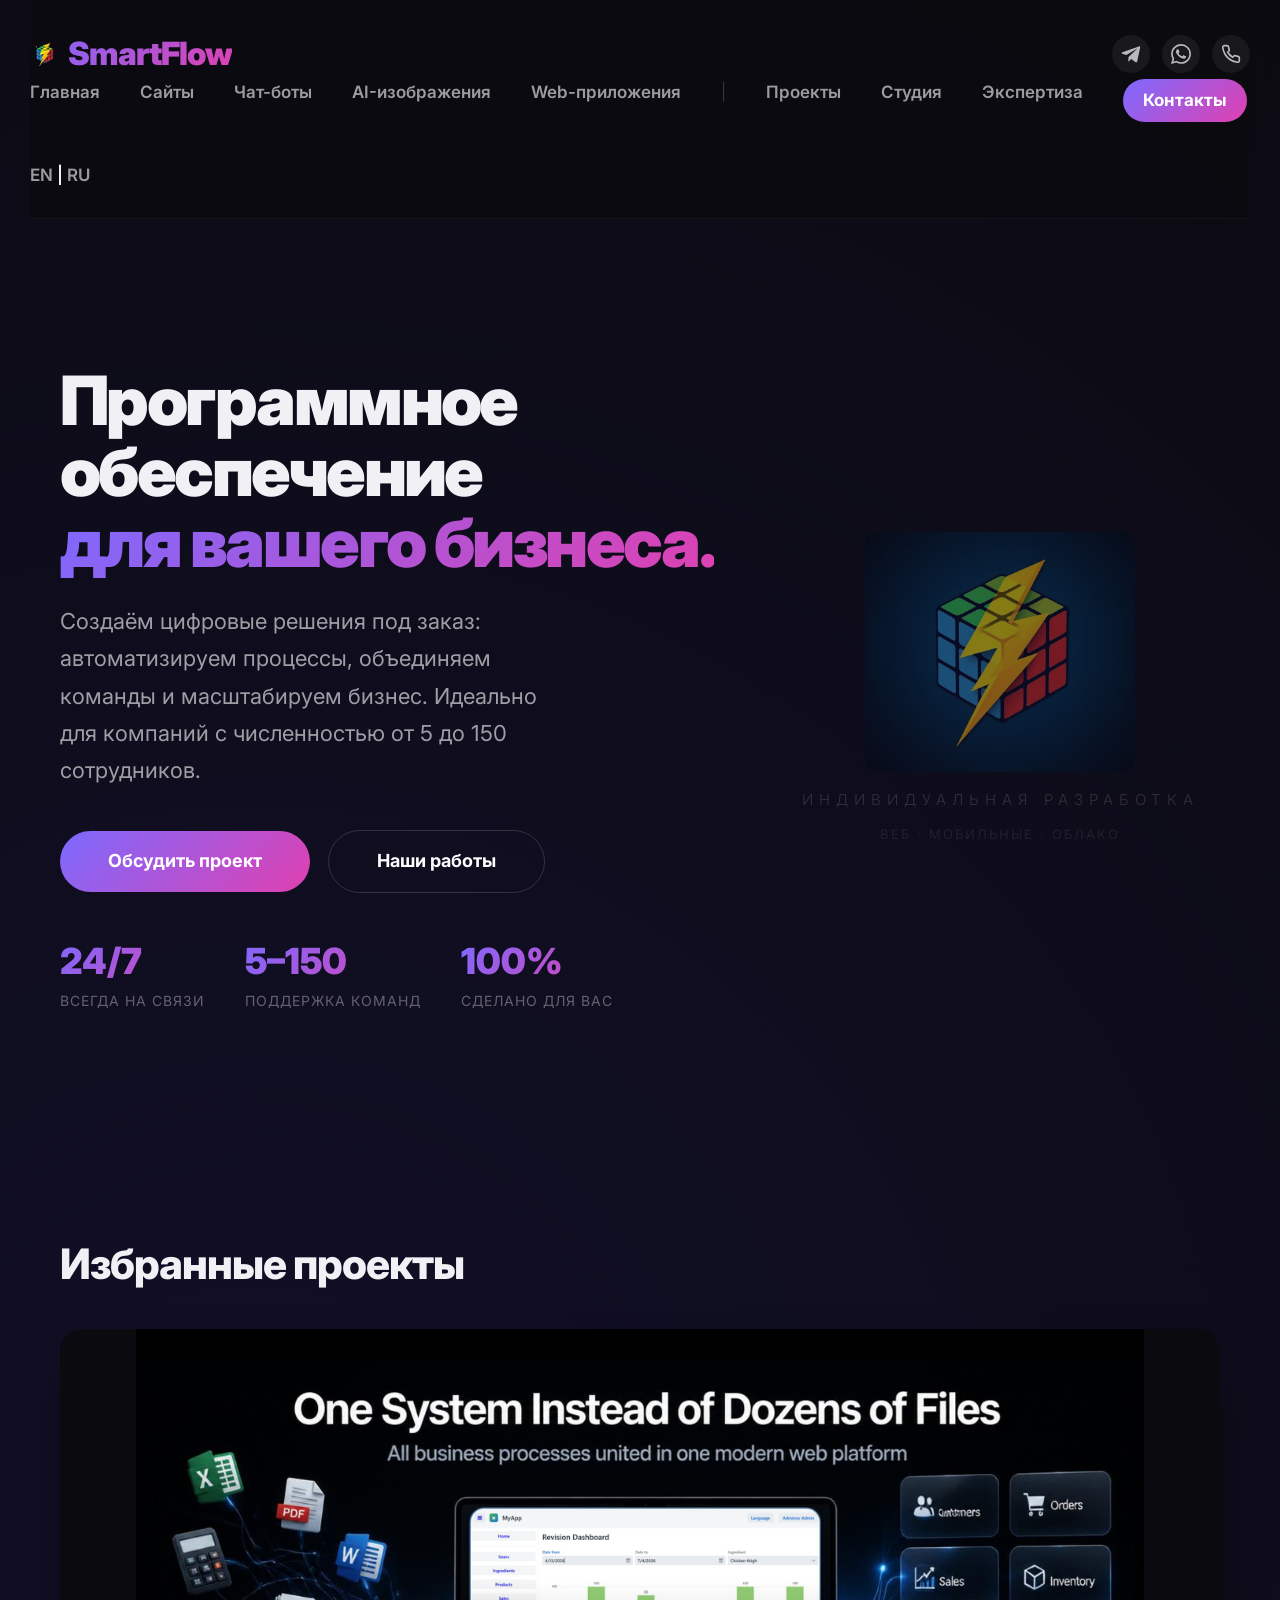
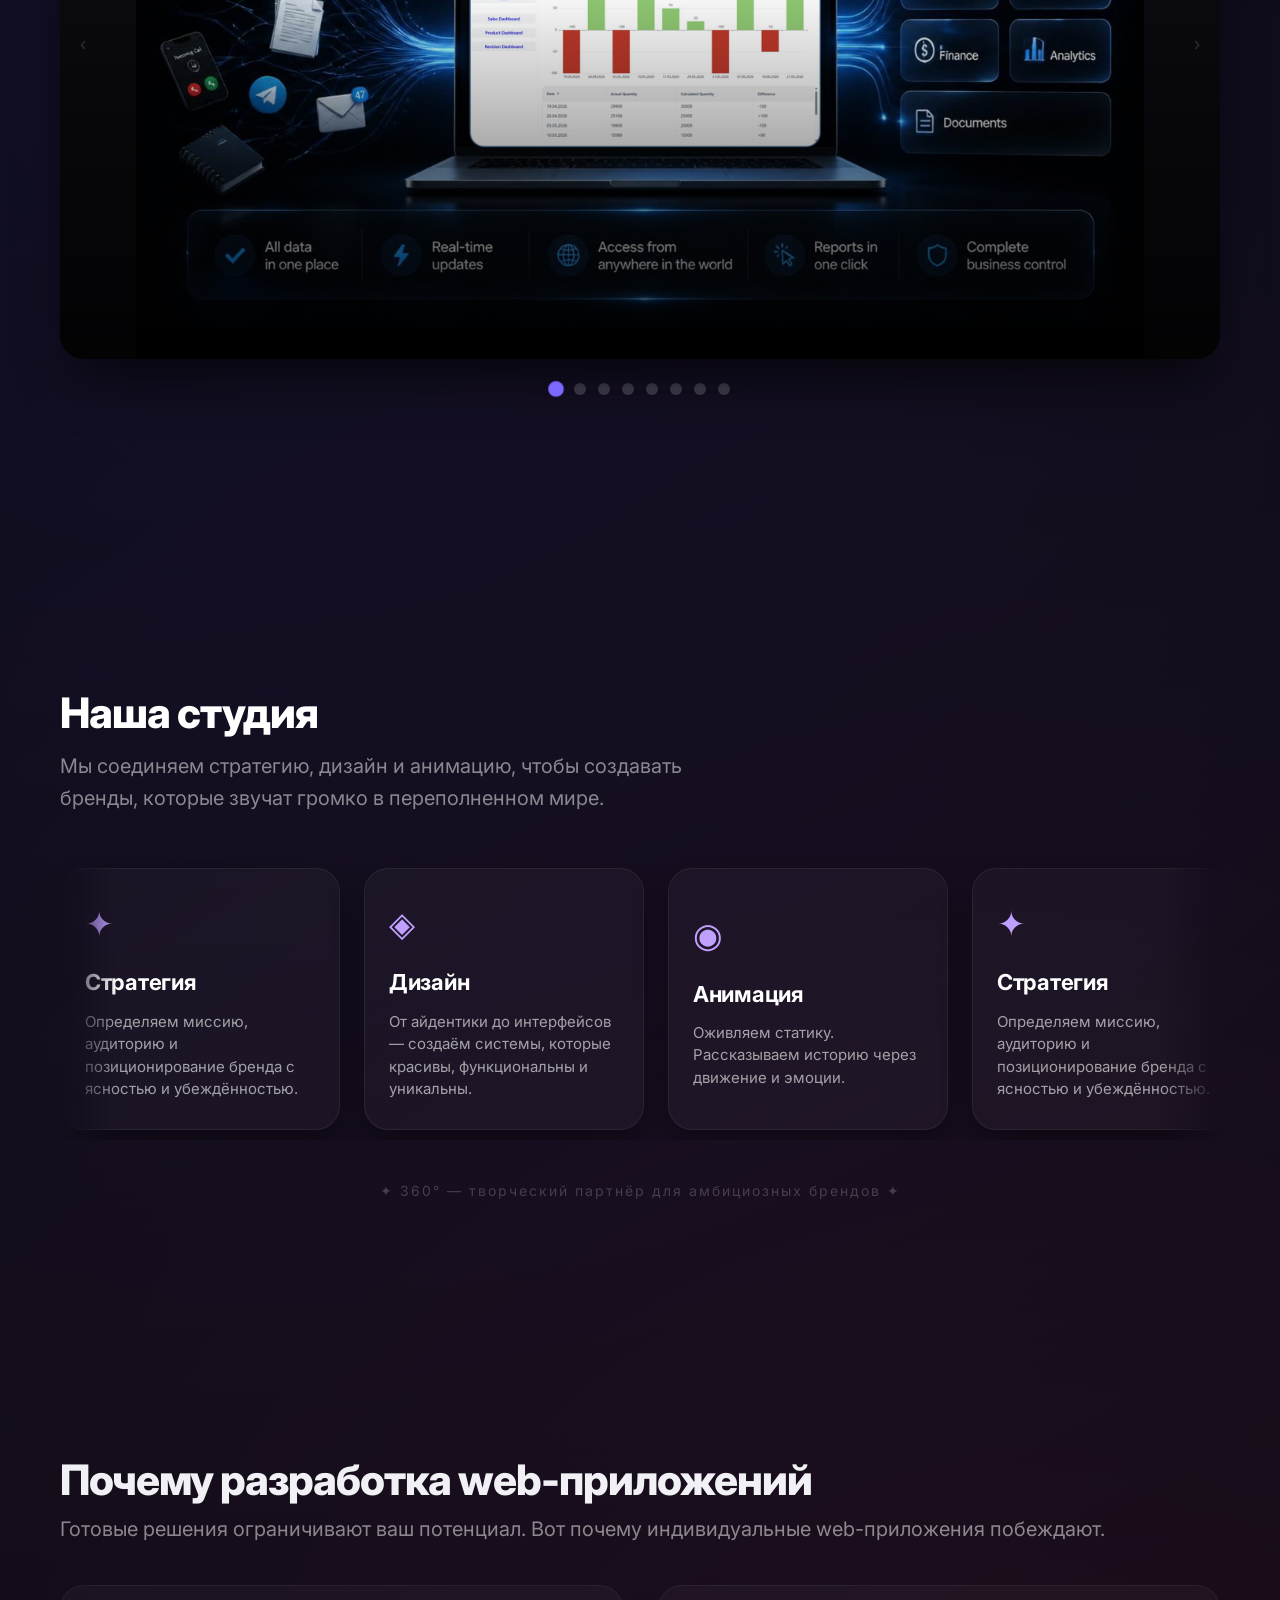
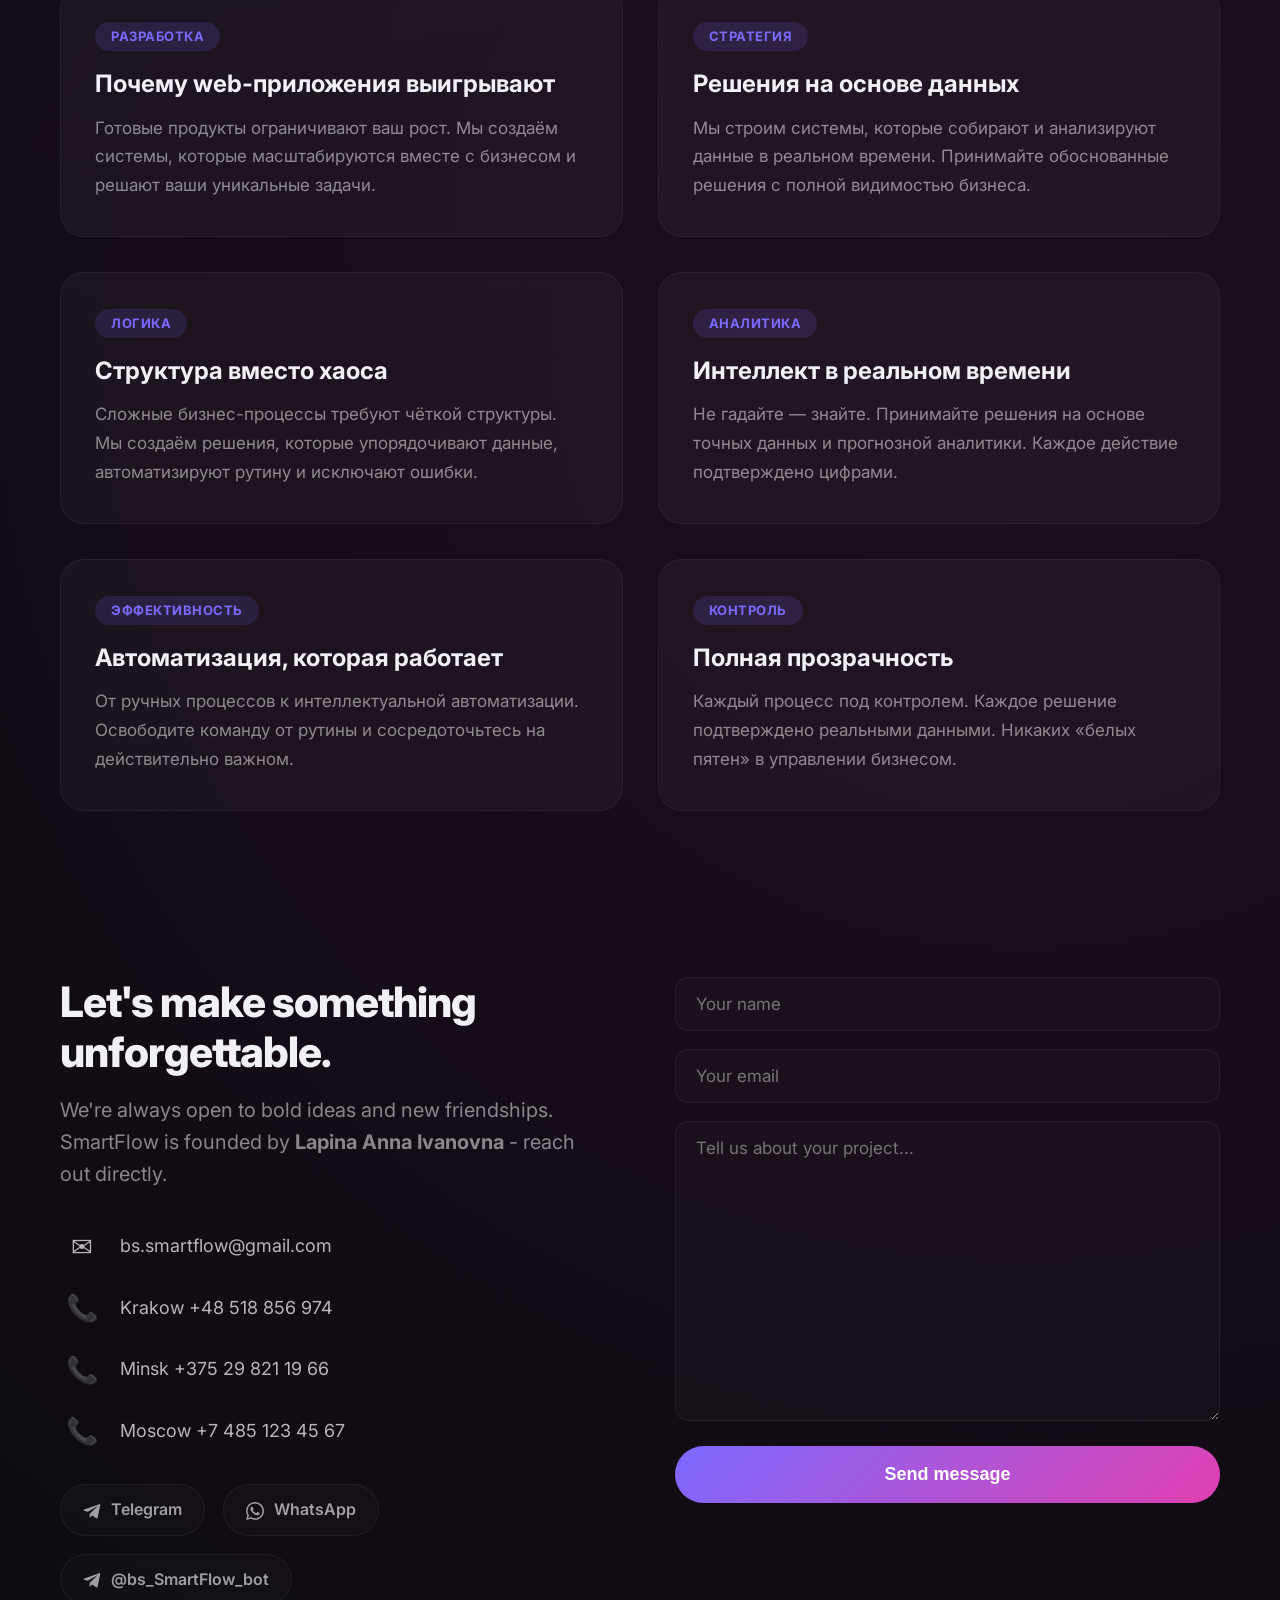
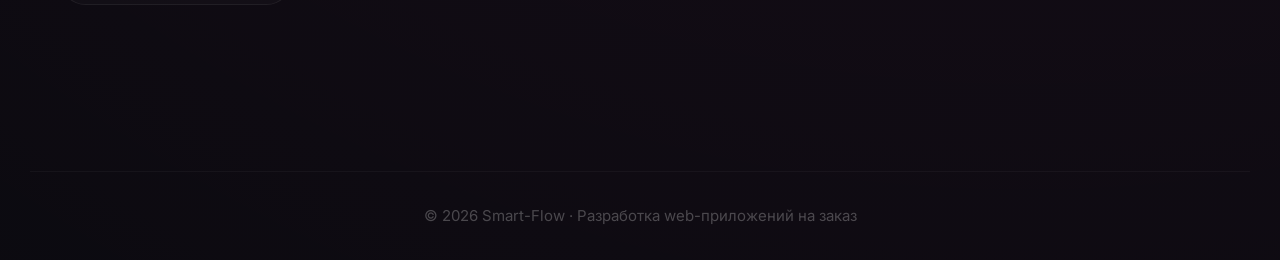
<file: bs-ru.html>
﻿<!DOCTYPE html>
<html lang="ru">
<head>
    <meta charset="UTF-8" />
    <meta name="viewport" content="width=device-width, initial-scale=1.0" />
    <title>Разработка web-приложений | Заказать разработку web-приложений | SmartFlow</title>
    <link rel="icon" type="image/png" href="img/img2.png">
    <link rel="apple-touch-icon" href="img/img2.png">
    <meta name="theme-color" content="#7c6aff" />
    <meta name="description" content="Заказать разработку web-приложений. Индивидуальные решения, которые автоматизируют процессы, объединяют команды и масштабируются вместе с вашей компанией. Для бизнеса от 5 до 150 сотрудников." />
    <meta name="robots" content="index, follow" />
    <meta name="author" content="SmartFlow" />
    <meta name="keywords" content="разработка web-приложений, кастомное ПО, автоматизация бизнеса, оптимизация процессов, SmartFlow" />

    <link rel="canonical" href="https://smart-flow.tech/bs-ru" />
    <link rel="alternate" hreflang="en" href="https://smart-flow.tech/bs" />
    <link rel="alternate" hreflang="ru" href="https://smart-flow.tech/bs-ru" />
    <link rel="alternate" hreflang="x-default" href="https://smart-flow.tech/bs" />
    <!-- Open Graph -->
    <meta property="og:type" content="website" />
    <meta property="og:site_name" content="SmartFlow" />
    <meta property="og:title" content="Разработка web-приложений | SmartFlow" />
    <meta property="og:description" content="Индивидуальная разработка web-приложений, которые автоматизируют процессы, объединяют команды и масштабируются вместе с вашей компанией." />
    <meta property="og:url" content="https://smart-flow.tech/bs-ru" />
    <meta property="og:image" content="https://smart-flow.tech/img/img3.jpg" />
    <meta property="og:image:width" content="1200" />
    <meta property="og:image:height" content="630" />
    <meta property="og:image:alt" content="Разработка web-приложений" />
    <meta property="og:locale" content="ru_RU" />
    <meta property="og:locale:alternate" content="en_US" />
    <!-- Twitter Card -->
    <meta name="twitter:card" content="summary_large_image" />
    <meta name="twitter:title" content="Разработка web-приложений | SmartFlow" />
    <meta name="twitter:description" content="Индивидуальная разработка web-приложений, которые автоматизируют процессы, объединяют команды и масштабируются вместе с вашей компанией." />
    <meta name="twitter:image" content="https://smart-flow.tech/img/img3.jpg" />
    <link rel="preconnect" href="https://fonts.googleapis.com" />
    <link rel="preconnect" href="https://fonts.gstatic.com" crossorigin />
    <link href="https://fonts.googleapis.com/css2?family=Inter:opsz,wght@14..32,300;14..32,500;14..32,700;14..32,900&display=swap" rel="stylesheet" />
    <link rel="stylesheet" href="css/style.css" />
    <!-- Structured Data -->
    <script type="application/ld+json">
    {
      "@context": "https://schema.org",
      "@type": "Service",
      "serviceType": "Разработка web-приложений",
      "provider": { "@type": "Organization", "name": "SmartFlow", "url": "https://smart-flow.tech/", "founder": { "@type": "Person", "name": "Лапина Анна Ивановна" } },
      "areaServed": ["PL", "BY", "RU"],
      "description": "Индивидуальная разработка web-приложений, которые автоматизируют процессы, объединяют команды и масштабируются вместе с вашей компанией."
    }
    </script>
    <script type="application/ld+json">
    {
      "@context": "https://schema.org",
      "@type": "BreadcrumbList",
      "itemListElement": [
        { "@type": "ListItem", "position": 1, "name": "Главная", "item": "https://smart-flow.tech/index-ru" },
        { "@type": "ListItem", "position": 2, "name": "Web-приложения", "item": "https://smart-flow.tech/bs-ru" }
      ]
    }
    </script>    <script type="application/ld+json">
    {
      "@context": "https://schema.org",
      "@type": "FAQPage",
      "mainEntity": [
        {
          "@type": "Question",
          "name": "Сколько стоит разработка web-приложения?",
          "acceptedAnswer": { "@type": "Answer", "text": "Стоимость зависит от объёма и сложности проекта. Мы предоставляем бесплатную консультацию и подробный расчёт перед началом." }
        },
        {
          "@type": "Question",
          "name": "С какими компаниями вы работаете?",
          "acceptedAnswer": { "@type": "Answer", "text": "Мы создаём web-приложения для бизнеса от 5 до 150 сотрудников." }
        },
        {
          "@type": "Question",
          "name": "Предоставляете ли вы поддержку после запуска?",
          "acceptedAnswer": { "@type": "Answer", "text": "Да, мы предоставляем поддержку и обслуживание после запуска, чтобы ваше приложение работало без сбоев." }
        }
      ]
    }
    </script></head>
<body>
<div class="bg-glow"></div>

<div class="container">
    <header>
        <div class="logo">
            <img src="img/img2.png" alt="SmartFlow logo" />
            SmartFlow
        </div>
        <div class="header-socials">
            <a href="https://t.me/Hanalapina" target="_blank" rel="noopener" title="Telegram" aria-label="Telegram">
                <svg width="20" height="20" viewBox="0 0 24 24" fill="currentColor">
                    <path d="M9.04 15.51l-.38 5.35c.54 0 .78-.23 1.06-.51l2.55-2.44 5.28 3.87c.97.53 1.66.25 1.92-.9L22.9 4.5c.31-1.4-.51-1.94-1.45-1.6L1.7 9.9c-1.38.54-1.36 1.31-.25 1.65l5.02 1.57L18.5 5.9c.57-.38 1.09-.17.66.21L9.04 15.51z"/>
                </svg>
            </a>
            <a href="https://wa.me/375298211966" target="_blank" rel="noopener" title="WhatsApp" aria-label="WhatsApp">
                <svg width="20" height="20" viewBox="0 0 24 24" fill="currentColor">
                    <path d="M17.47 14.38c-.3-.15-1.76-.87-2.03-.97-.27-.1-.47-.15-.67.15-.2.3-.77.97-.94 1.17-.17.2-.35.22-.65.07-.3-.15-1.25-.46-2.39-1.47-.88-.79-1.48-1.76-1.65-2.06-.17-.3-.02-.46.13-.61.13-.13.3-.35.45-.52.15-.17.2-.3.3-.5.1-.2.05-.37-.02-.52-.07-.15-.67-1.62-.92-2.22-.24-.58-.49-.5-.67-.51h-.57c-.2 0-.52.07-.8.37-.27.3-1.04 1.02-1.04 2.5 0 1.47 1.07 2.89 1.22 3.09.15.2 2.11 3.22 5.1 4.51.71.31 1.27.49 1.7.63.72.23 1.37.2 1.88.12.57-.09 1.76-.72 2.01-1.42.25-.7.25-1.29.17-1.42-.07-.13-.27-.2-.57-.35zM12.05 21.79h-.01a9.87 9.87 0 0 1-5.03-1.38l-.36-.21-3.74.98 1-3.65-.24-.37a9.86 9.86 0 0 1-1.51-5.26c0-5.45 4.44-9.88 9.9-9.88a9.83 9.83 0 0 1 7 2.9 9.83 9.83 0 0 1 2.89 7c0 5.45-4.44 9.88-9.9 9.88zm8.42-18.3A11.82 11.82 0 0 0 12.05 0C5.5 0 .16 5.33.16 11.89c0 2.1.55 4.14 1.59 5.94L.06 24l6.33-1.66a11.88 11.88 0 0 0 5.66 1.44h.01c6.55 0 11.89-5.33 11.89-11.89 0-3.18-1.24-6.16-3.48-8.4z"/>
                </svg>
            </a>
            <button class="phone-btn" onclick="togglePhonePopup()" title="Телефон" aria-label="Телефон">
                <svg width="20" height="20" viewBox="0 0 24 24" fill="none" stroke="currentColor" stroke-width="2" stroke-linecap="round" stroke-linejoin="round">
                    <path d="M22 16.92v3a2 2 0 0 1-2.18 2 19.79 19.79 0 0 1-8.63-3.07 19.5 19.5 0 0 1-6-6 19.79 19.79 0 0 1-3.07-8.67A2 2 0 0 1 4.11 2h3a2 2 0 0 1 2 1.72 12.84 12.84 0 0 0 .7 2.81 2 2 0 0 1-.45 2.11L8.09 9.91a16 16 0 0 0 6 6l1.27-1.27a2 2 0 0 1 2.11-.45 12.84 12.84 0 0 0 2.81.7A2 2 0 0 1 22 16.92z"/>
                </svg>
            </button>
        </div>
        <div class="phone-popup" id="phonePopup">
            <a href="tel:+48518856974">Краков +48 518 856 974</a>
            <a href="tel:+375298211966">Минск +375 29 821 19 66</a>
            <a href="tel:+74851234567">Москва +7 485 123 45 67</a>
        </div>            <nav>
          <a href="/index-ru">Главная</a>
  <a href="/landing-ru">Сайты</a>
  <a href="/chatbots-ru">Чат-боты</a>
  <a href="/ai-images-ru">AI-изображения</a>
  <a href="/bs-ru">Web-приложения</a>
        <span class="nav-divider">|</span>
        <a href="#work">Проекты</a>
        <a href="#studio">Студия</a>
        <a href="#insights">Экспертиза</a>
        <a href="#contact" class="nav-contact-btn">Контакты</a>
                  <span class="lang-switch"><a href="/bs">EN</a> | <a href="/bs-ru" class="active">RU</a></span>
    </nav>
    </header>

    <!-- ===== ГЕРОЙ ===== -->
    <section class="full-section" id="home">
        <div class="container">
            <div class="hero">
                <div class="hero-text">
                    <h1>Программное обеспечение<br /><span>для вашего бизнеса.</span></h1>
                    <p>Создаём цифровые решения под заказ: автоматизируем процессы, объединяем команды и масштабируем бизнес. Идеально для компаний с численностью от 5 до 150 сотрудников.</p>
                    <div>
                        <a href="#contact" class="btn">Обсудить проект</a>
                        <a href="#work" class="btn btn-outline">Наши работы</a>
                    </div>
                    <div class="hero-stat">
                        <div class="hero-stat-item">
                            <div class="number">24/7</div>
                            <div class="label">Всегда на связи</div>
                        </div>
                        <div class="hero-stat-item">
                            <div class="number">5–150</div>
                            <div class="label">Поддержка команд</div>
                        </div>
                        <div class="hero-stat-item">
                            <div class="number">100%</div>
                            <div class="label">Сделано для вас</div>
                        </div>
                    </div>
                </div>
                <div style="text-align:center; display:flex; flex-direction:column; align-items:center; justify-content:center;">
                    <div style="font-size:140px; line-height:1; opacity:0.5; perspective: 600px;">
                        <img src="img/img1.jpg" style="height: 240px; display: block; animation: rotateCube 6s ease-in-out infinite; border-radius: 12px;" alt="Разработка web-приложений">
                    </div>
                    <div style="margin-top:16px; color:rgba(255,255,255,0.15); font-weight:300; letter-spacing:6px; font-size:15px;">ИНДИВИДУАЛЬНАЯ РАЗРАБОТКА</div>
                    <div style="margin-top:12px; color:rgba(255,255,255,0.08); font-size:13px; letter-spacing:2px;">ВЕБ · МОБИЛЬНЫЕ · ОБЛАКО</div>
                </div>
            </div>
        </div>
    </section>

    <!-- ===== ПРОЕКТЫ / СЛАЙДЕР ===== -->
    <section class="full-section" id="work">
        <div class="container">
            <div class="slider-section">
                <h2>Избранные проекты</h2>
                <div class="slider-wrapper">
                    <div class="slider-track" id="sliderTrack">
                        <div class="slide" style="background-image: url('img/Picture3.jpg');"></div>
                        <div class="slide" style="background-image: url('img/Picture4.jpg');"></div>
                        <div class="slide" style="background-image: url('img/Picture5.jpg');"></div>
                        <div class="slide" style="background-image: url('img/Picture6.jpg');"></div>
                        <div class="slide" style="background-image: url('img/Picture7.jpg');"></div>
                        <div class="slide" style="background-image: url('img/Picture8.jpg');"></div>
                        <div class="slide" style="background-image: url('img/Picture9.jpg');"></div>
                        <div class="slide" style="background-image: url('img/Picture10.jpg');"></div>
                    </div>
                    <button class="slider-btn prev" id="prevBtn">‹</button>
                    <button class="slider-btn next" id="nextBtn">›</button>
                </div>
                <div class="slider-dots" id="sliderDots"></div>
            </div>
        </div>
    </section>

    <!-- ===== СТУДИЯ / БЕСКОНЕЧНЫЙ КАРУСЕЛЬ ===== -->
    <section class="full-section" id="studio">
        <div class="container">
            <h2 style="font-weight:800; margin-bottom:12px; letter-spacing:-1px; color:#fff;">Наша студия</h2>
            <p class="subhead">Мы соединяем стратегию, дизайн и анимацию, чтобы создавать бренды, которые звучат громко в переполненном мире.</p>

            <div class="cards-wrapper">
                <div class="cards-track">
                    <div class="card-slide">
                        <span class="icon">✦</span>
                        <h3>Стратегия</h3>
                        <p>Определяем миссию, аудиторию и позиционирование бренда с ясностью и убеждённостью.</p>
                    </div>
                    <div class="card-slide">
                        <span class="icon">◈</span>
                        <h3>Дизайн</h3>
                        <p>От айдентики до интерфейсов — создаём системы, которые красивы, функциональны и уникальны.</p>
                    </div>
                    <div class="card-slide">
                        <span class="icon">◉</span>
                        <h3>Анимация</h3>
                        <p>Оживляем статику. Рассказываем историю через движение и эмоции.</p>
                    </div>
                    <div class="card-slide">
                        <span class="icon">✦</span>
                        <h3>Стратегия</h3>
                        <p>Определяем миссию, аудиторию и позиционирование бренда с ясностью и убеждённостью.</p>
                    </div>
                    <div class="card-slide">
                        <span class="icon">◈</span>
                        <h3>Дизайн</h3>
                        <p>От айдентики до интерфейсов — создаём системы, которые красивы, функциональны и уникальны.</p>
                    </div>
                    <div class="card-slide">
                        <span class="icon">◉</span>
                        <h3>Анимация</h3>
                        <p>Оживляем статику. Рассказываем историю через движение и эмоции.</p>
                    </div>
                    <div class="card-slide">
                        <span class="icon">✦</span>
                        <h3>Стратегия</h3>
                        <p>Определяем миссию, аудиторию и позиционирование бренда с ясностью и убеждённостью.</p>
                    </div>
                    <div class="card-slide">
                        <span class="icon">◈</span>
                        <h3>Дизайн</h3>
                        <p>От айдентики до интерфейсов — создаём системы, которые красивы, функциональны и уникальны.</p>
                    </div>
                    <div class="card-slide">
                        <span class="icon">◉</span>
                        <h3>Анимация</h3>
                        <p>Оживляем статику. Рассказываем историю через движение и эмоции.</p>
                    </div>
                </div>
            </div>

            <div class="footer-note">✦ 360° — творческий партнёр для амбициозных брендов ✦</div>
        </div>
    </section>

    <!-- ===== ЭКСПЕРТИЗА ===== -->
    <section class="full-section" id="insights">
        <div class="container">
            <h2 style="font-weight:800; margin-bottom:8px; letter-spacing:-1px;">Почему разработка web-приложений</h2>
            <p style="color:rgba(255,255,255,0.5); font-size:20px; margin-bottom:20px;">Готовые решения ограничивают ваш потенциал. Вот почему индивидуальные web-приложения побеждают.</p>
            <div class="insights-grid">
                <div class="insight-card">
                    <span class="tag">РАЗРАБОТКА</span>
                    <h3>Почему web-приложения выигрывают</h3>
                    <p>Готовые продукты ограничивают ваш рост. Мы создаём системы, которые масштабируются вместе с бизнесом и решают ваши уникальные задачи.</p>
                </div>
                <div class="insight-card">
                    <span class="tag">СТРАТЕГИЯ</span>
                    <h3>Решения на основе данных</h3>
                    <p>Мы строим системы, которые собирают и анализируют данные в реальном времени. Принимайте обоснованные решения с полной видимостью бизнеса.</p>
                </div>
                <div class="insight-card">
                    <span class="tag">ЛОГИКА</span>
                    <h3>Структура вместо хаоса</h3>
                    <p>Сложные бизнес-процессы требуют чёткой структуры. Мы создаём решения, которые упорядочивают данные, автоматизируют рутину и исключают ошибки.</p>
                </div>
                <div class="insight-card">
                    <span class="tag">АНАЛИТИКА</span>
                    <h3>Интеллект в реальном времени</h3>
                    <p>Не гадайте — знайте. Принимайте решения на основе точных данных и прогнозной аналитики. Каждое действие подтверждено цифрами.</p>
                </div>
                <div class="insight-card">
                    <span class="tag">ЭФФЕКТИВНОСТЬ</span>
                    <h3>Автоматизация, которая работает</h3>
                    <p>От ручных процессов к интеллектуальной автоматизации. Освободите команду от рутины и сосредоточьтесь на действительно важном.</p>
                </div>
                <div class="insight-card">
                    <span class="tag">КОНТРОЛЬ</span>
                    <h3>Полная прозрачность</h3>
                    <p>Каждый процесс под контролем. Каждое решение подтверждено реальными данными. Никаких «белых пятен» в управлении бизнесом.</p>
                </div>
            </div>
        </div>
    </section>

    <!-- ===== КОНТАКТЫ ===== -->
    <div id="contactSection"></div>

    <footer>
        <div class="container">© 2026 Smart-Flow · Разработка web-приложений на заказ</div>
    </footer>
</div>

<!-- ===== СКРИПТЫ ===== -->
<script src="js/pricing.js"></script>
<script src="js/discount.js"></script>
<script src="js/main.js"></script>
<script src="js/contact-loader.js"></script>
<script src="js/telegram.js"></script>
<script src="js/contact.js"></script>
</body>
</html>
</file>
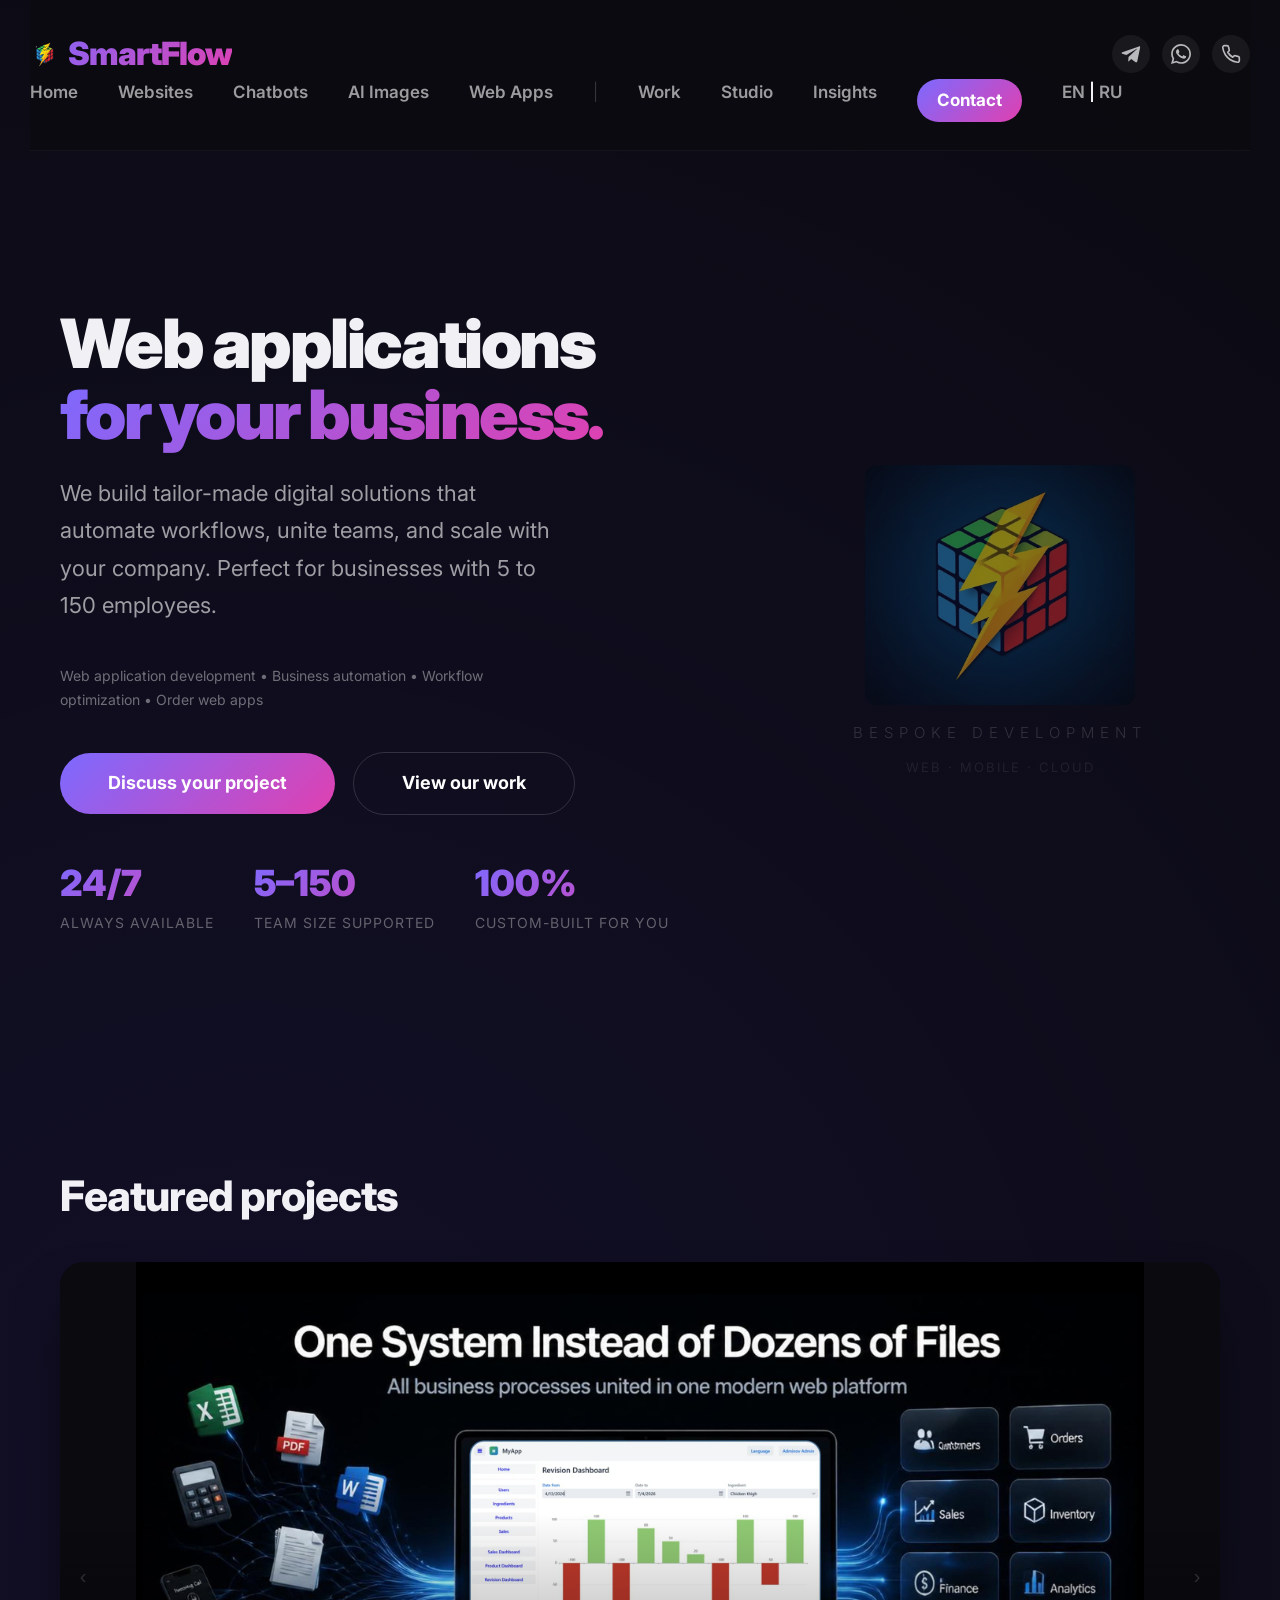
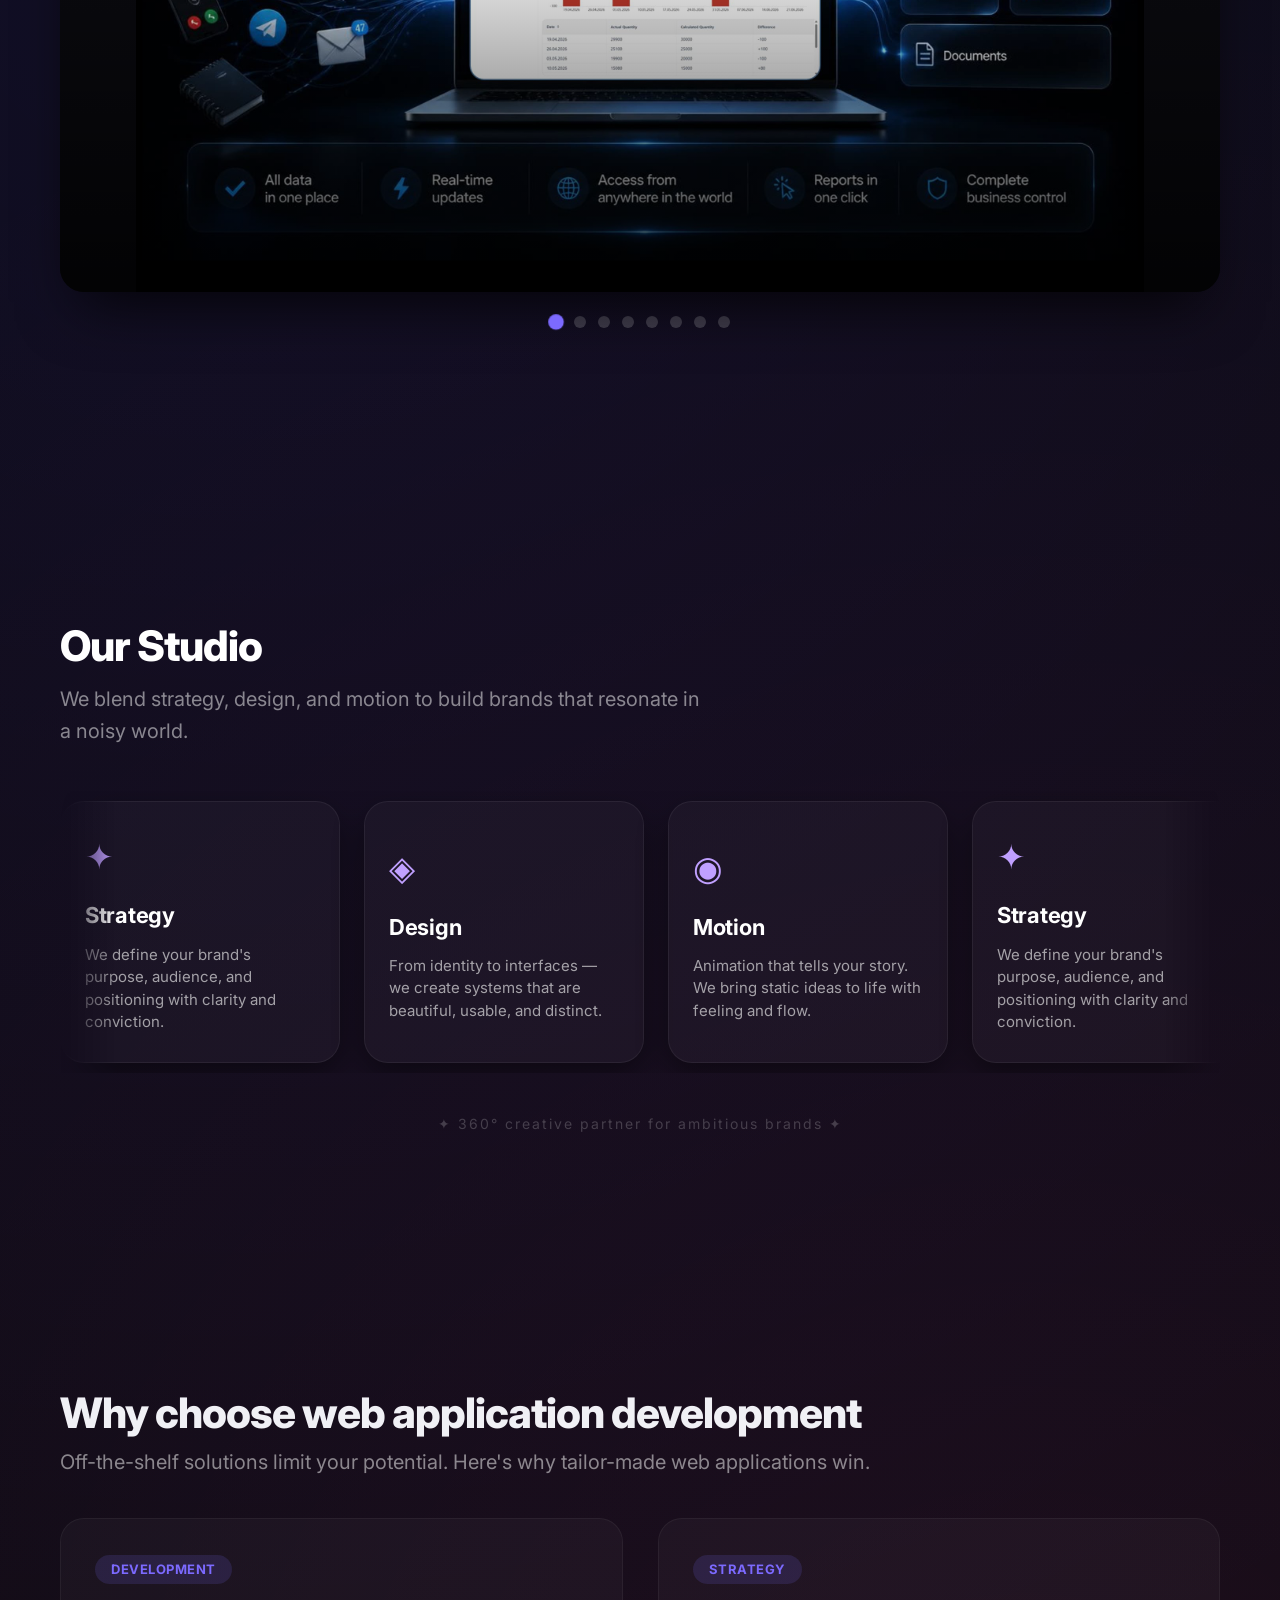
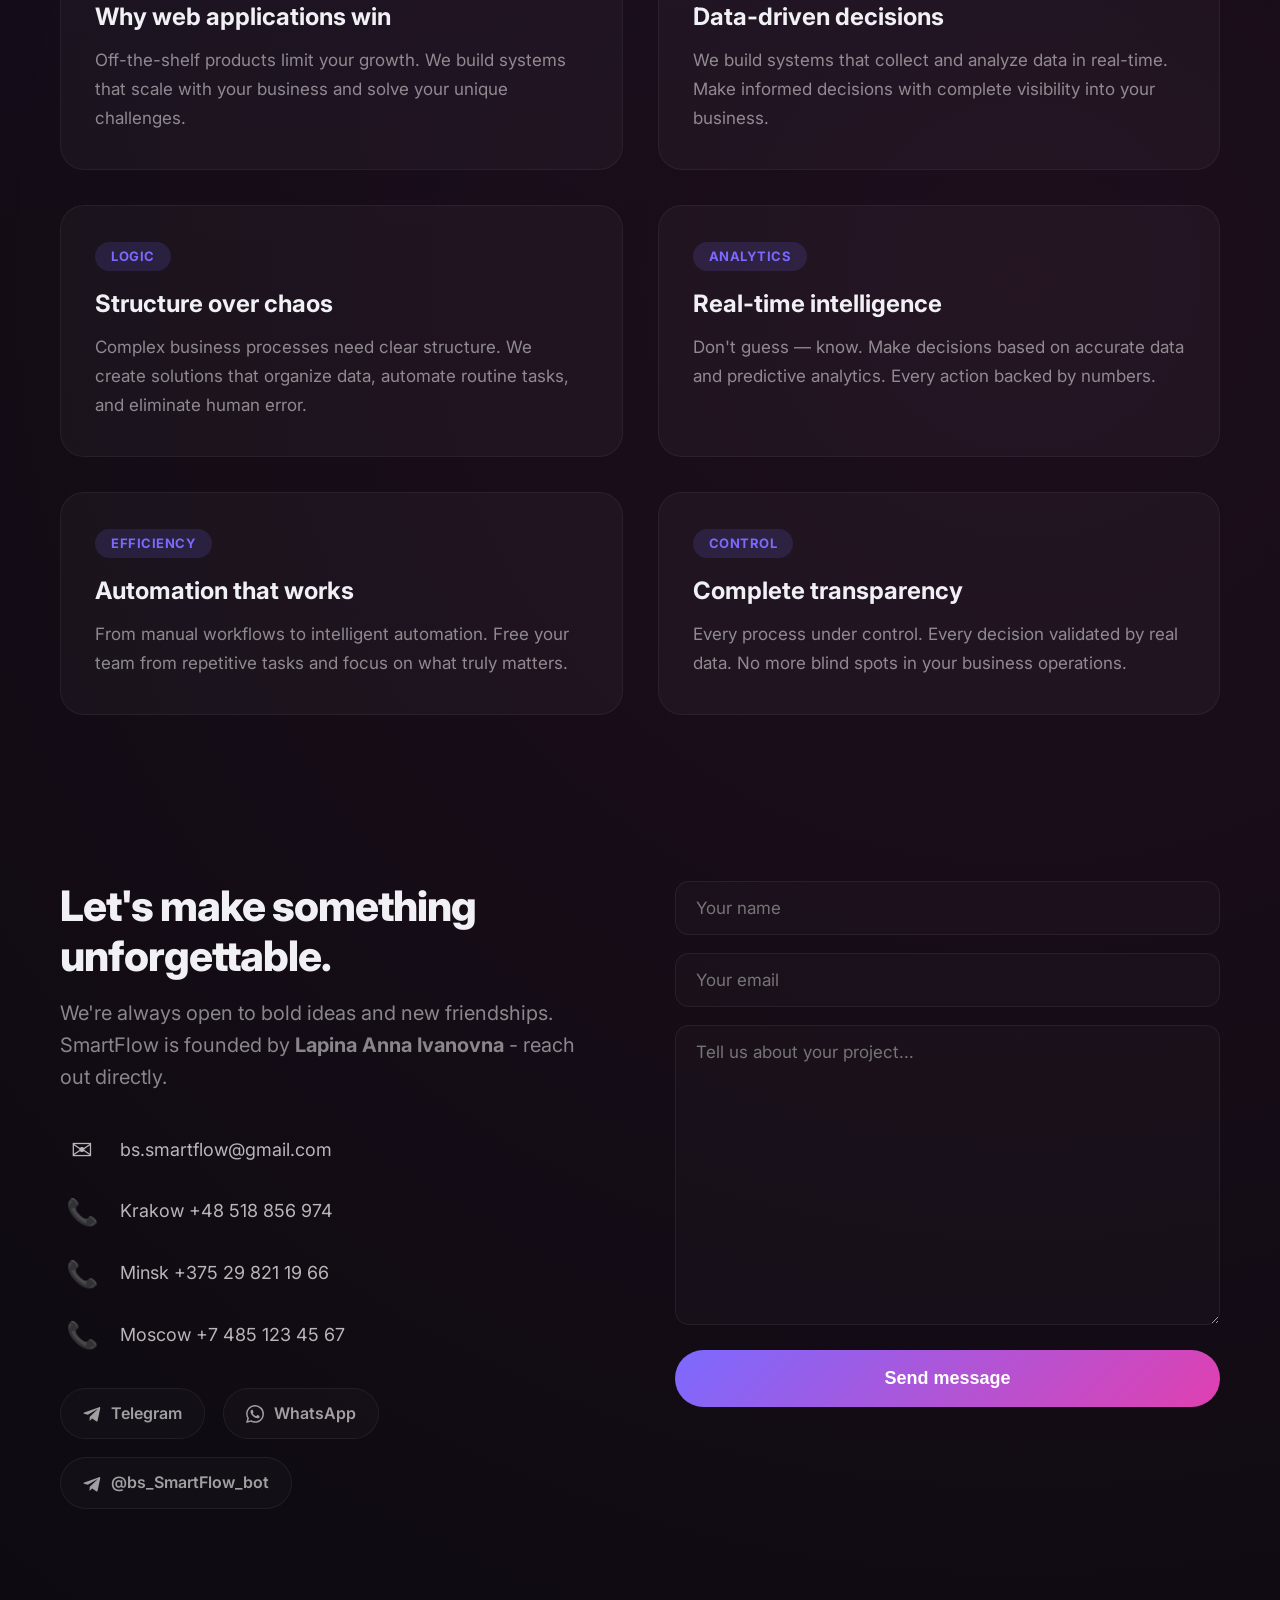
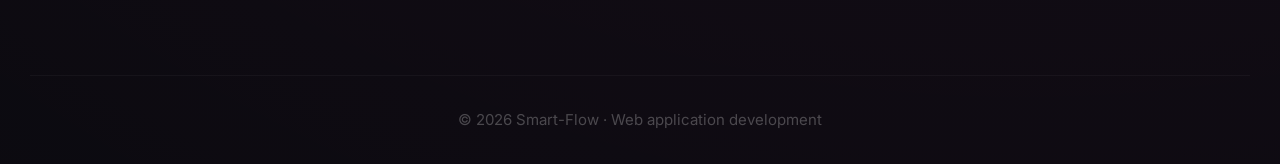
<file: bs.html>
﻿<!DOCTYPE html>
<html lang="en">
<head>
    <meta charset="UTF-8" />
    <meta name="viewport" content="width=device-width, initial-scale=1.0" />
    <title>Web Application Development | Order Web Apps | SmartFlow</title>
    <link rel="icon" type="image/png" href="img/img2.png">
    <link rel="apple-touch-icon" href="img/img2.png">
    <meta name="theme-color" content="#7c6aff" />
    <meta name="description" content="Order web application development. Tailor-made solutions that automate workflows, unite teams, and scale with your company. For businesses with 5 to 150 employees." />
    <meta name="robots" content="index, follow" />
    <meta name="author" content="SmartFlow" />
    <meta name="keywords" content="web application development, custom software, business automation, workflow optimization, SmartFlow" />

    <link rel="canonical" href="https://smart-flow.tech/bs" />
    <link rel="alternate" hreflang="en" href="https://smart-flow.tech/bs" />
    <link rel="alternate" hreflang="ru" href="https://smart-flow.tech/bs-ru" />
    <link rel="alternate" hreflang="x-default" href="https://smart-flow.tech/bs" />
    <!-- Open Graph -->
    <meta property="og:type" content="website" />
    <meta property="og:site_name" content="SmartFlow" />
    <meta property="og:title" content="Web Application Development | SmartFlow" />
    <meta property="og:description" content="Tailor-made web applications that automate workflows, unite teams, and scale with your company." />
    <meta property="og:url" content="https://smart-flow.tech/bs" />
    <meta property="og:image" content="https://smart-flow.tech/img/img3.jpg" />
    <meta property="og:image:width" content="1200" />
    <meta property="og:image:height" content="630" />
    <meta property="og:image:alt" content="Web application development" />
    <meta property="og:locale" content="en_US" />
    <meta property="og:locale:alternate" content="ru_RU" />
    <!-- Twitter Card -->
    <meta name="twitter:card" content="summary_large_image" />
    <meta name="twitter:title" content="Web Application Development | SmartFlow" />
    <meta name="twitter:description" content="Tailor-made web applications that automate workflows, unite teams, and scale with your company." />
    <meta name="twitter:image" content="https://smart-flow.tech/img/img3.jpg" />
    <link rel="preconnect" href="https://fonts.googleapis.com" />
    <link rel="preconnect" href="https://fonts.gstatic.com" crossorigin />
    <link href="https://fonts.googleapis.com/css2?family=Inter:opsz,wght@14..32,300;14..32,500;14..32,700;14..32,900&display=swap" rel="stylesheet" />
    <link rel="stylesheet" href="css/style.css" />
    <!-- Structured Data -->
    <script type="application/ld+json">
    {
      "@context": "https://schema.org",
      "@type": "Service",
      "serviceType": "Web Application Development",
      "provider": { "@type": "Organization", "name": "SmartFlow", "url": "https://smart-flow.tech/", "founder": { "@type": "Person", "name": "Lapina Anna Ivanovna" } },
      "areaServed": ["PL", "BY", "RU"],
      "description": "Tailor-made web applications that automate workflows, unite teams, and scale with your company."
    }
    </script>
    <script type="application/ld+json">
    {
      "@context": "https://schema.org",
      "@type": "BreadcrumbList",
      "itemListElement": [
        { "@type": "ListItem", "position": 1, "name": "Home", "item": "https://smart-flow.tech/" },
        { "@type": "ListItem", "position": 2, "name": "Web Applications", "item": "https://smart-flow.tech/bs" }
      ]
    }
    </script>    <script type="application/ld+json">
    {
      "@context": "https://schema.org",
      "@type": "FAQPage",
      "mainEntity": [
        {
          "@type": "Question",
          "name": "How much does custom software cost?",
          "acceptedAnswer": { "@type": "Answer", "text": "The cost depends on the project scope and complexity. We provide a free consultation and detailed quote before starting." }
        },
        {
          "@type": "Question",
          "name": "What size businesses do you work with?",
          "acceptedAnswer": { "@type": "Answer", "text": "We build web applications for businesses with 5 to 150 employees." }
        },
        {
          "@type": "Question",
          "name": "Do you provide support after launch?",
          "acceptedAnswer": { "@type": "Answer", "text": "Yes, we provide post-launch support and maintenance to ensure your application runs smoothly." }
        }
      ]
    }
    </script></head>
<body>
    <div class="bg-glow"></div>

    <div class="container">
        <header>
            <div class="logo">
                <img src="img/img2.png" alt="SmartFlow logo" />
                SmartFlow
            </div>
            <div class="header-socials">
                <a href="https://t.me/Hanalapina" target="_blank" rel="noopener" title="Telegram" aria-label="Telegram">
                    <svg width="20" height="20" viewBox="0 0 24 24" fill="currentColor">
                        <path d="M9.04 15.51l-.38 5.35c.54 0 .78-.23 1.06-.51l2.55-2.44 5.28 3.87c.97.53 1.66.25 1.92-.9L22.9 4.5c.31-1.4-.51-1.94-1.45-1.6L1.7 9.9c-1.38.54-1.36 1.31-.25 1.65l5.02 1.57L18.5 5.9c.57-.38 1.09-.17.66.21L9.04 15.51z"/>
                    </svg>
                </a>
                <a href="https://wa.me/375298211966" target="_blank" rel="noopener" title="WhatsApp" aria-label="WhatsApp">
                    <svg width="20" height="20" viewBox="0 0 24 24" fill="currentColor">
                        <path d="M17.47 14.38c-.3-.15-1.76-.87-2.03-.97-.27-.1-.47-.15-.67.15-.2.3-.77.97-.94 1.17-.17.2-.35.22-.65.07-.3-.15-1.25-.46-2.39-1.47-.88-.79-1.48-1.76-1.65-2.06-.17-.3-.02-.46.13-.61.13-.13.3-.35.45-.52.15-.17.2-.3.3-.5.1-.2.05-.37-.02-.52-.07-.15-.67-1.62-.92-2.22-.24-.58-.49-.5-.67-.51h-.57c-.2 0-.52.07-.8.37-.27.3-1.04 1.02-1.04 2.5 0 1.47 1.07 2.89 1.22 3.09.15.2 2.11 3.22 5.1 4.51.71.31 1.27.49 1.7.63.72.23 1.37.2 1.88.12.57-.09 1.76-.72 2.01-1.42.25-.7.25-1.29.17-1.42-.07-.13-.27-.2-.57-.35zM12.05 21.79h-.01a9.87 9.87 0 0 1-5.03-1.38l-.36-.21-3.74.98 1-3.65-.24-.37a9.86 9.86 0 0 1-1.51-5.26c0-5.45 4.44-9.88 9.9-9.88a9.83 9.83 0 0 1 7 2.9 9.83 9.83 0 0 1 2.89 7c0 5.45-4.44 9.88-9.9 9.88zm8.42-18.3A11.82 11.82 0 0 0 12.05 0C5.5 0 .16 5.33.16 11.89c0 2.1.55 4.14 1.59 5.94L.06 24l6.33-1.66a11.88 11.88 0 0 0 5.66 1.44h.01c6.55 0 11.89-5.33 11.89-11.89 0-3.18-1.24-6.16-3.48-8.4z"/>
                    </svg>
                </a>
                <button class="phone-btn" onclick="togglePhonePopup()" title="Phone" aria-label="Phone">
                    <svg width="20" height="20" viewBox="0 0 24 24" fill="none" stroke="currentColor" stroke-width="2" stroke-linecap="round" stroke-linejoin="round">
                        <path d="M22 16.92v3a2 2 0 0 1-2.18 2 19.79 19.79 0 0 1-8.63-3.07 19.5 19.5 0 0 1-6-6 19.79 19.79 0 0 1-3.07-8.67A2 2 0 0 1 4.11 2h3a2 2 0 0 1 2 1.72 12.84 12.84 0 0 0 .7 2.81 2 2 0 0 1-.45 2.11L8.09 9.91a16 16 0 0 0 6 6l1.27-1.27a2 2 0 0 1 2.11-.45 12.84 12.84 0 0 0 2.81.7A2 2 0 0 1 22 16.92z"/>
                    </svg>
                </button>
            </div>
            <div class="phone-popup" id="phonePopup">
                <a href="tel:+48518856974">Krakow +48 518 856 974</a>
                <a href="tel:+375298211966">Minsk +375 29 821 19 66</a>
                <a href="tel:+74851234567">Moscow +7 485 123 45 67</a>
            </div>            <nav>
                          <a href="/">Home</a>
              <a href="/landing">Websites</a>
              <a href="/chatbots">Chatbots</a>
              <a href="/ai-images">AI Images</a>
              <a href="/bs">Web Apps</a>
            <span class="nav-divider">|</span>
            <a href="#work">Work</a>
            <a href="#studio">Studio</a>
            <a href="#insights">Insights</a>
            <a href="#contact" class="nav-contact-btn">Contact</a>
                          <span class="lang-switch"><a href="/bs">EN</a> | <a href="/bs-ru" class="active">RU</a></span>
        </nav>
        </header>

        <!-- ===== HERO ===== -->
        <section class="full-section" id="home">
            <div class="container">
                <div class="hero">
                    <div class="hero-text">
                        <h1>Web applications<br /><span>for your business.</span></h1>
                        <p>We build tailor-made digital solutions that automate workflows, unite teams, and scale with your company. Perfect for businesses with 5 to 150 employees.</p>
                    <p style="color:rgba(255,255,255,0.4); font-size:14px; margin-top:12px;">Web application development &bull; Business automation &bull; Workflow optimization &bull; Order web apps</p>
                        <div>
                            <a href="#contact" class="btn">Discuss your project</a>
                            <a href="#work" class="btn btn-outline">View our work</a>
                        </div>
                        <div class="hero-stat">
                            <div class="hero-stat-item">
                                <div class="number">24/7</div>
                                <div class="label">Always available</div>
                            </div>
                            <div class="hero-stat-item">
                                <div class="number">5–150</div>
                                <div class="label">Team size supported</div>
                            </div>
                            <div class="hero-stat-item">
                                <div class="number">100%</div>
                                <div class="label">Custom-built for you</div>
                            </div>
                        </div>
                    </div>
                    <div style="text-align:center; display:flex; flex-direction:column; align-items:center; justify-content:center;">
                        <div style="font-size:140px; line-height:1; opacity:0.5; perspective: 600px;">
                            <img src="img/img1.jpg" style="height: 240px; display: block; animation: rotateCube 6s ease-in-out infinite; border-radius: 12px;" alt="Web application development">
                        </div>
                        <div style="margin-top:16px; color:rgba(255,255,255,0.15); font-weight:300; letter-spacing:6px; font-size:15px;">BESPOKE DEVELOPMENT</div>
                        <div style="margin-top:12px; color:rgba(255,255,255,0.08); font-size:13px; letter-spacing:2px;">WEB · MOBILE · CLOUD</div>
                    </div>
                </div>
            </div>
        </section>

        <!-- ===== WORK / SLIDER ===== -->
        <section class="full-section" id="work">
            <div class="container">
                <div class="slider-section">
                    <h2>Featured projects</h2>
                    <div class="slider-wrapper">
                        <div class="slider-track" id="sliderTrack">
                            <div class="slide" style="background-image: url('img/Picture3.jpg');"></div>
                            <div class="slide" style="background-image: url('img/Picture4.jpg');"></div>
                            <div class="slide" style="background-image: url('img/Picture5.jpg');"></div>
                            <div class="slide" style="background-image: url('img/Picture6.jpg');"></div>
                            <div class="slide" style="background-image: url('img/Picture7.jpg');"></div>
                            <div class="slide" style="background-image: url('img/Picture8.jpg');"></div>
                            <div class="slide" style="background-image: url('img/Picture9.jpg');"></div>
                            <div class="slide" style="background-image: url('img/Picture10.jpg');"></div>
                        </div>
                        <button class="slider-btn prev" id="prevBtn">‹</button>
                        <button class="slider-btn next" id="nextBtn">›</button>
                    </div>
                    <div class="slider-dots" id="sliderDots"></div>
                </div>
            </div>
        </section>

        <!-- ===== STUDIO / INFINITE CAROUSEL ===== -->
        <section class="full-section" id="studio">
            <div class="container">
                <h2 style="font-weight:800; margin-bottom:12px; letter-spacing:-1px; color:#fff;">Our Studio</h2>
                <p class="subhead">We blend strategy, design, and motion to build brands that resonate in a noisy world.</p>

                <div class="cards-wrapper">
                    <div class="cards-track">
                        <div class="card-slide">
                            <span class="icon">✦</span>
                            <h3>Strategy</h3>
                            <p>We define your brand's purpose, audience, and positioning with clarity and conviction.</p>
                        </div>
                        <div class="card-slide">
                            <span class="icon">◈</span>
                            <h3>Design</h3>
                            <p>From identity to interfaces — we create systems that are beautiful, usable, and distinct.</p>
                        </div>
                        <div class="card-slide">
                            <span class="icon">◉</span>
                            <h3>Motion</h3>
                            <p>Animation that tells your story. We bring static ideas to life with feeling and flow.</p>
                        </div>
                        <div class="card-slide">
                            <span class="icon">✦</span>
                            <h3>Strategy</h3>
                            <p>We define your brand's purpose, audience, and positioning with clarity and conviction.</p>
                        </div>
                        <div class="card-slide">
                            <span class="icon">◈</span>
                            <h3>Design</h3>
                            <p>From identity to interfaces — we create systems that are beautiful, usable, and distinct.</p>
                        </div>
                        <div class="card-slide">
                            <span class="icon">◉</span>
                            <h3>Motion</h3>
                            <p>Animation that tells your story. We bring static ideas to life with feeling and flow.</p>
                        </div>
                        <div class="card-slide">
                            <span class="icon">✦</span>
                            <h3>Strategy</h3>
                            <p>We define your brand's purpose, audience, and positioning with clarity and conviction.</p>
                        </div>
                        <div class="card-slide">
                            <span class="icon">◈</span>
                            <h3>Design</h3>
                            <p>From identity to interfaces — we create systems that are beautiful, usable, and distinct.</p>
                        </div>
                        <div class="card-slide">
                            <span class="icon">◉</span>
                            <h3>Motion</h3>
                            <p>Animation that tells your story. We bring static ideas to life with feeling and flow.</p>
                        </div>
                    </div>
                </div>

                <div class="footer-note">✦ 360° creative partner for ambitious brands ✦</div>
            </div>
        </section>

        <!-- ===== INSIGHTS ===== -->
        <section class="full-section" id="insights">
            <div class="container">
                <h2 style="font-weight:800; margin-bottom:8px; letter-spacing:-1px;">Why choose web application development</h2>
                <p style="color:rgba(255,255,255,0.5); font-size:20px; margin-bottom:20px;">Off-the-shelf solutions limit your potential. Here's why tailor-made web applications win.</p>
                <div class="insights-grid">
                    <div class="insight-card">
                        <span class="tag">DEVELOPMENT</span>
                        <h3>Why web applications win</h3>
                        <p>Off-the-shelf products limit your growth. We build systems that scale with your business and solve your unique challenges.</p>
                    </div>
                    <div class="insight-card">
                        <span class="tag">STRATEGY</span>
                        <h3>Data-driven decisions</h3>
                        <p>We build systems that collect and analyze data in real-time. Make informed decisions with complete visibility into your business.</p>
                    </div>
                    <div class="insight-card">
                        <span class="tag">LOGIC</span>
                        <h3>Structure over chaos</h3>
                        <p>Complex business processes need clear structure. We create solutions that organize data, automate routine tasks, and eliminate human error.</p>
                    </div>
                    <div class="insight-card">
                        <span class="tag">ANALYTICS</span>
                        <h3>Real-time intelligence</h3>
                        <p>Don't guess — know. Make decisions based on accurate data and predictive analytics. Every action backed by numbers.</p>
                    </div>
                    <div class="insight-card">
                        <span class="tag">EFFICIENCY</span>
                        <h3>Automation that works</h3>
                        <p>From manual workflows to intelligent automation. Free your team from repetitive tasks and focus on what truly matters.</p>
                    </div>
                    <div class="insight-card">
                        <span class="tag">CONTROL</span>
                        <h3>Complete transparency</h3>
                        <p>Every process under control. Every decision validated by real data. No more blind spots in your business operations.</p>
                    </div>
                </div>
            </div>
        </section>

        <!-- ===== CONTACT SECTION ===== -->
        <div id="contactSection"></div>

        <footer>
            <div class="container">© 2026 Smart-Flow · Web application development</div>
        </footer>
    </div>

    <!-- ===== СКРИПТЫ ===== -->
    <script src="js/pricing.js"></script>
<script src="js/discount.js"></script>
<script src="js/main.js"></script>
    <script src="js/contact-loader.js"></script>
    <script src="js/telegram.js"></script>
    <script src="js/contact.js"></script>
</body>
</html>
</file>
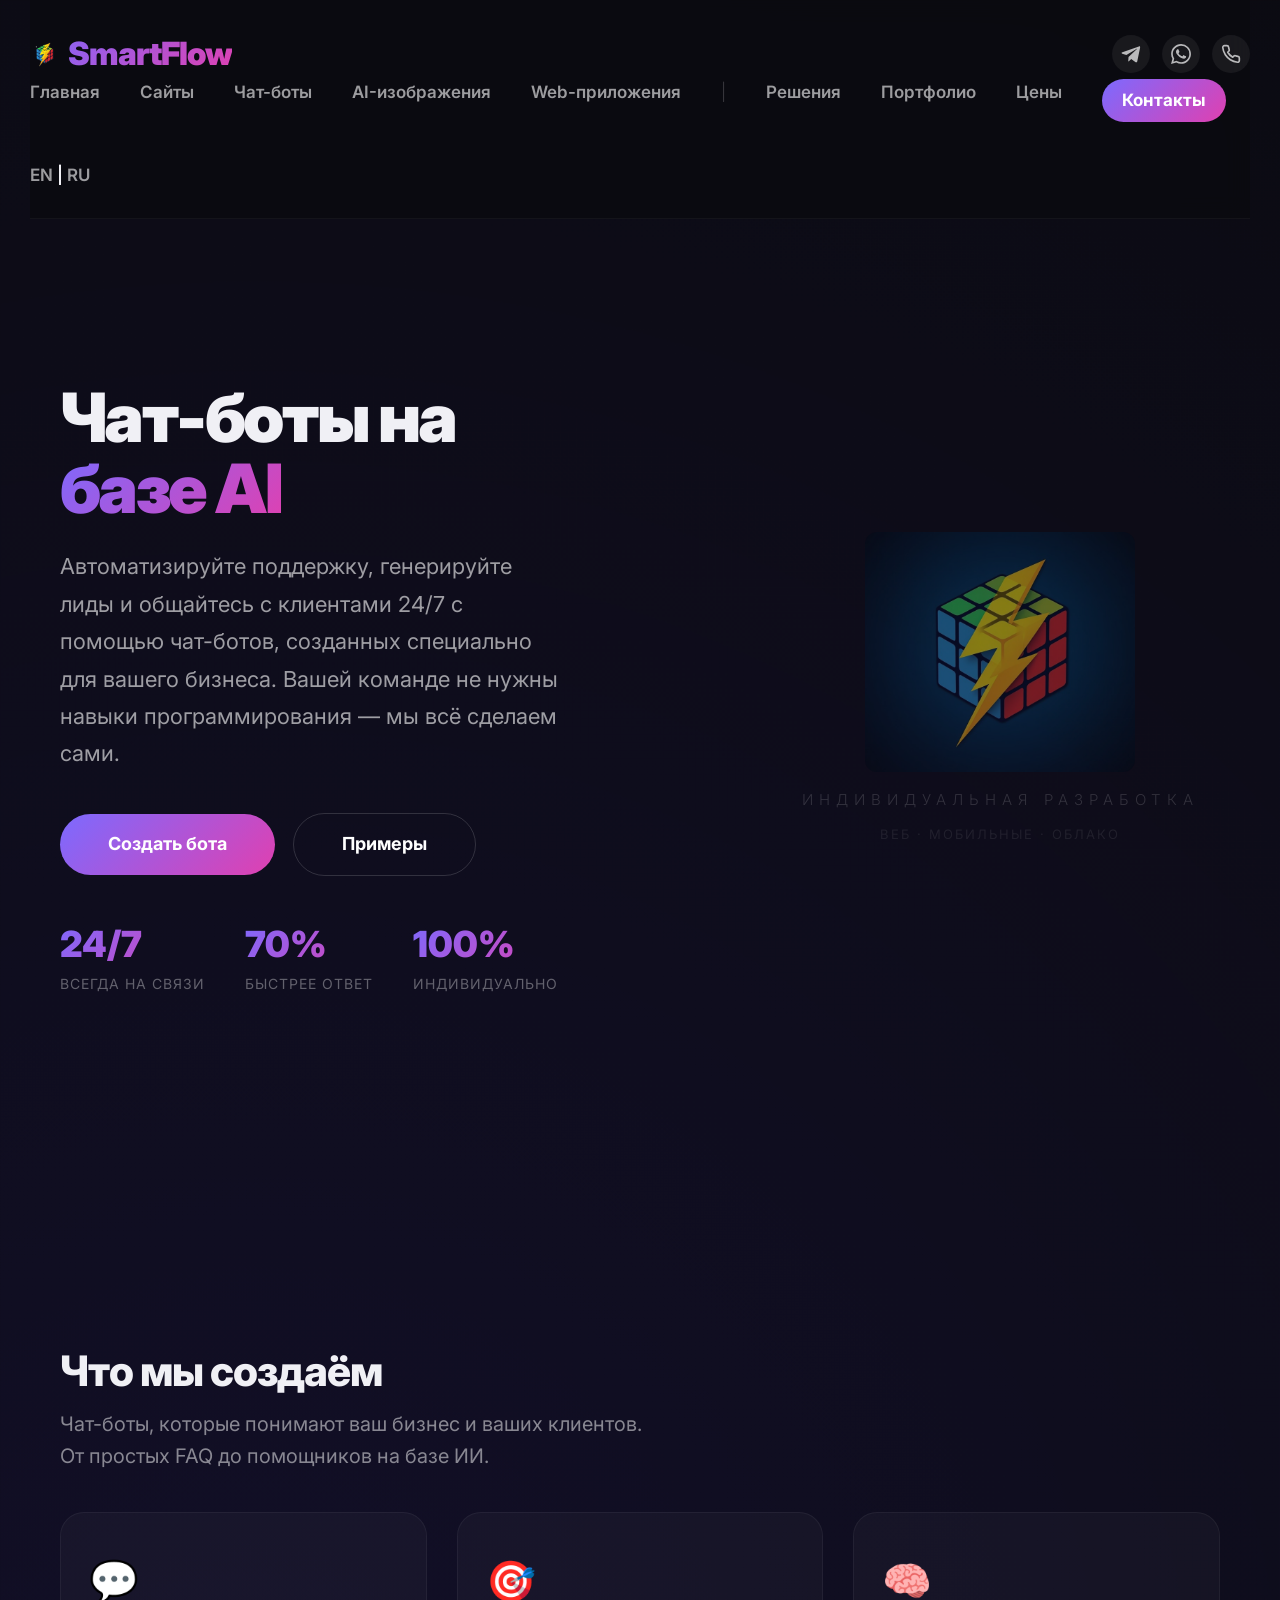
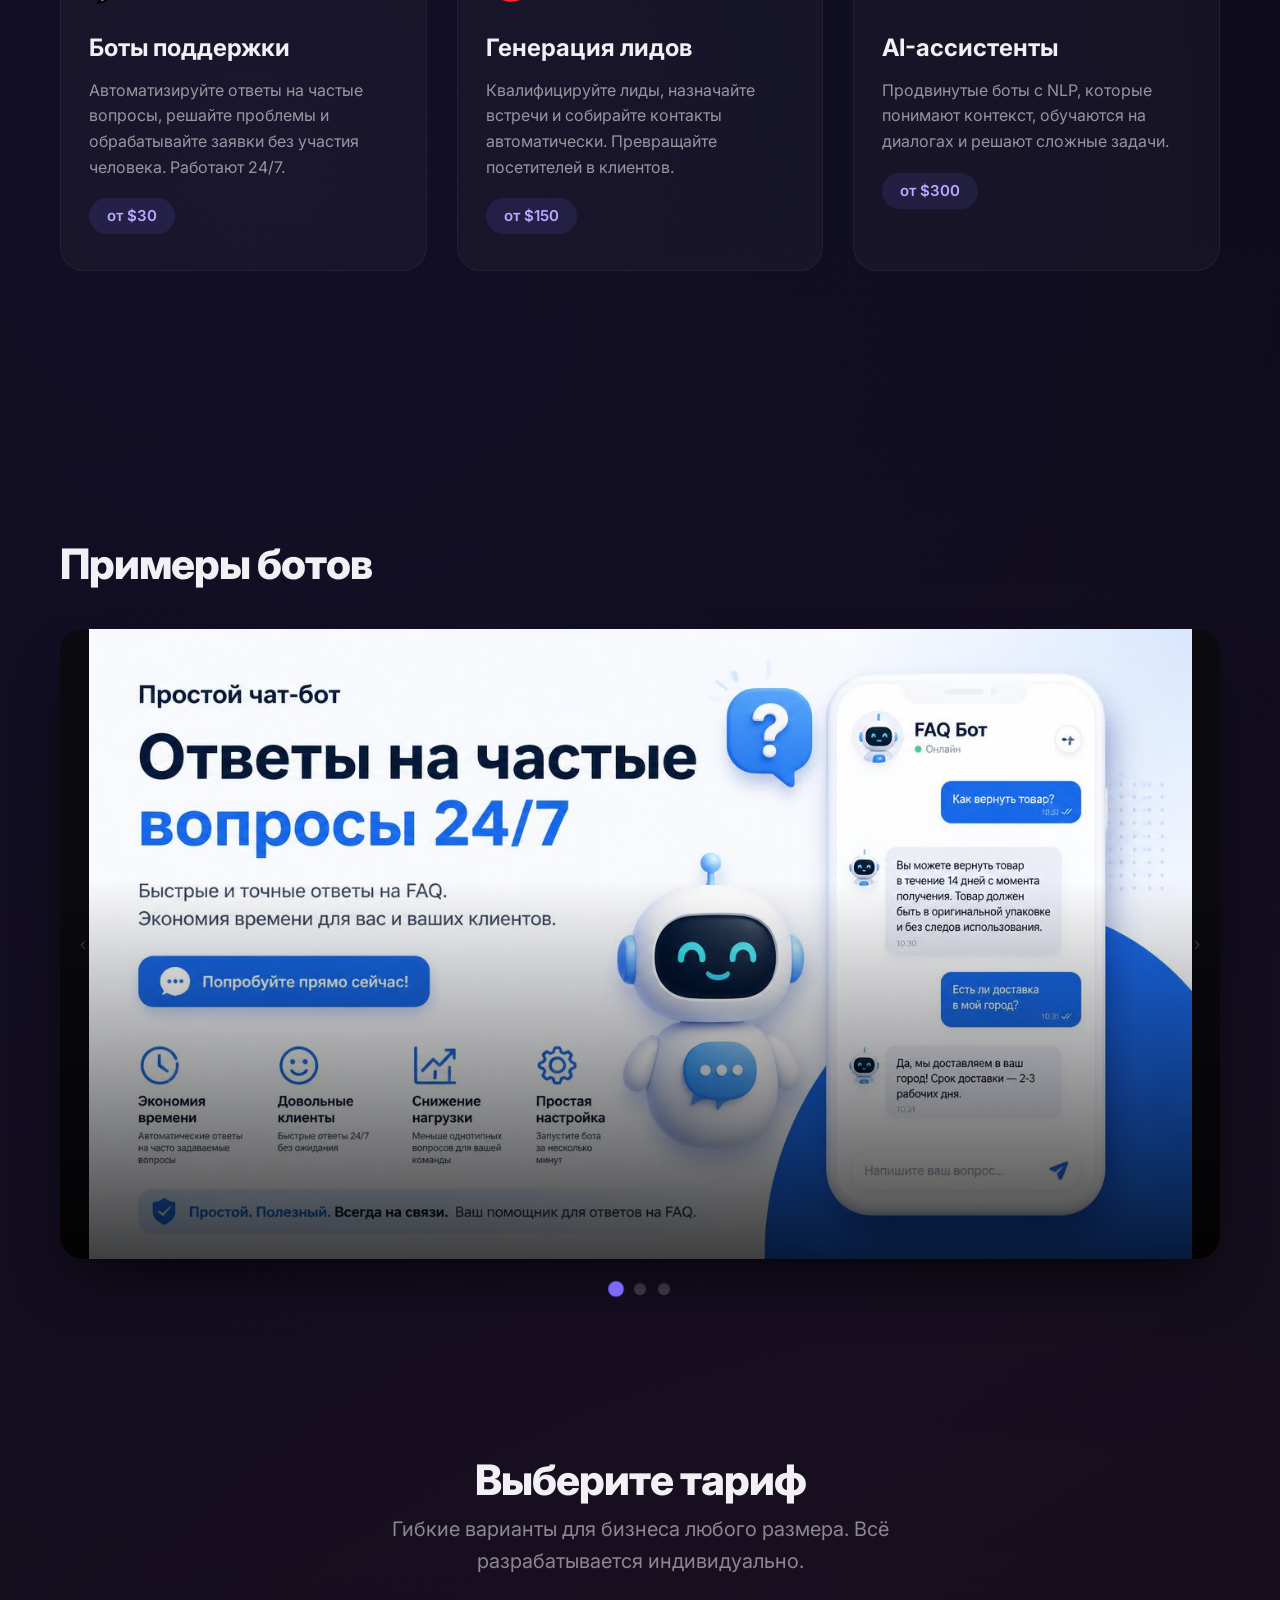
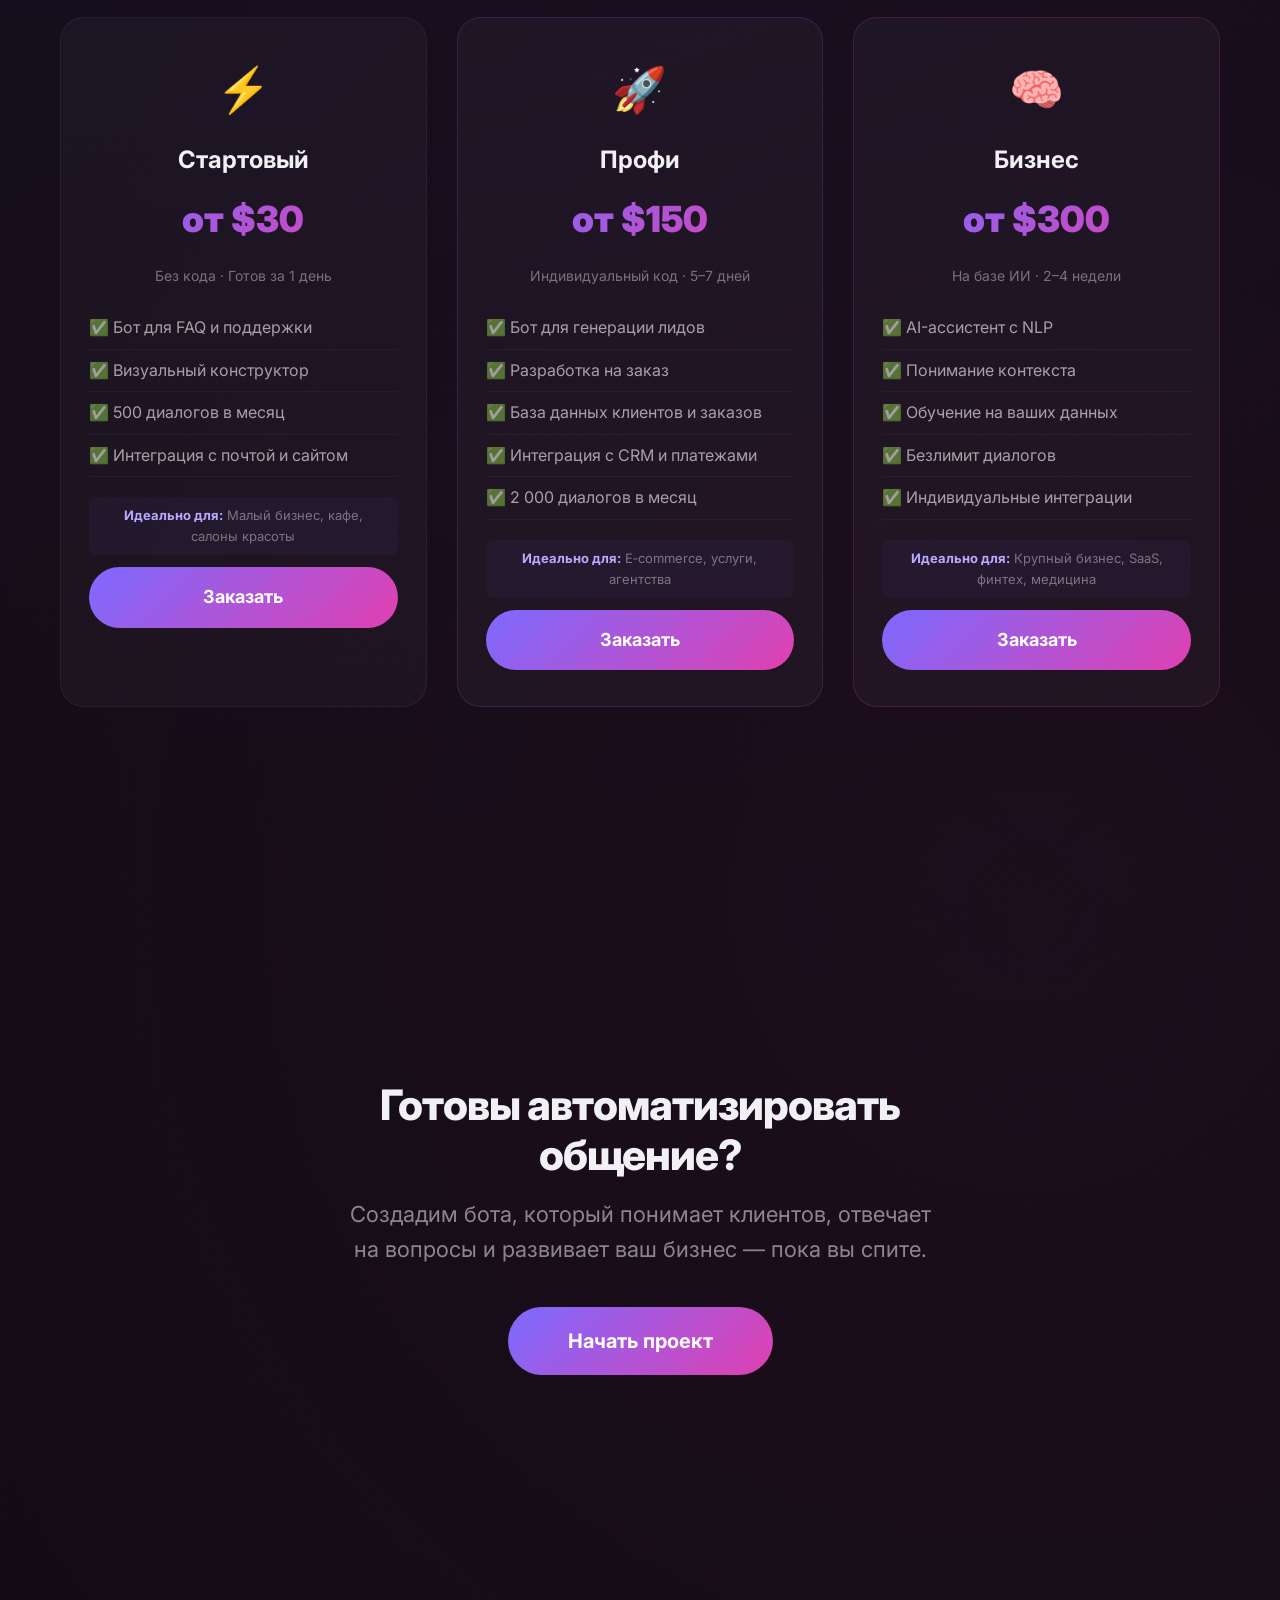
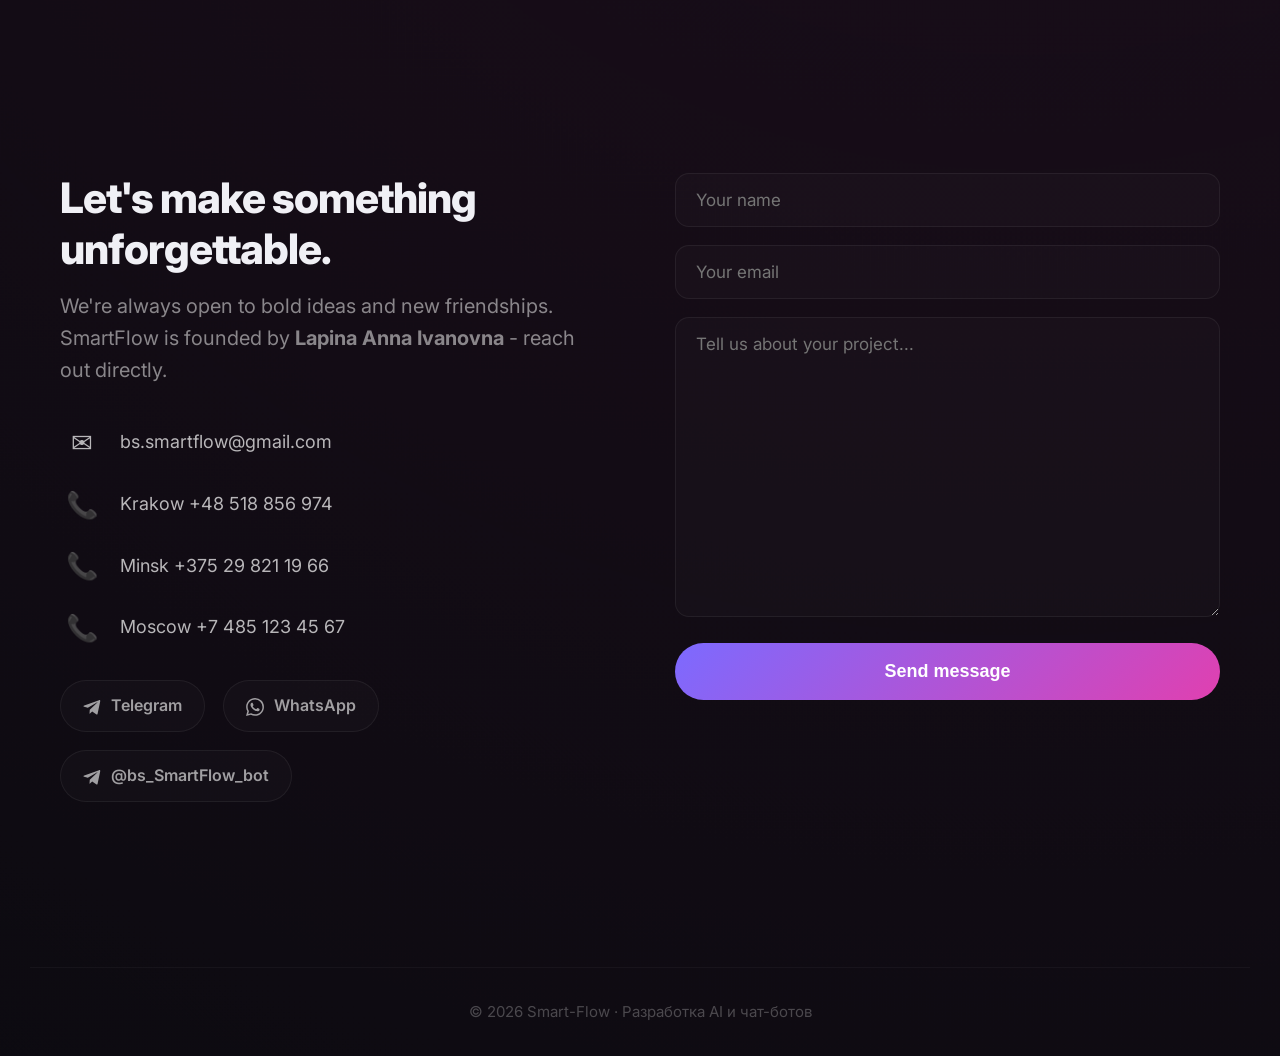
<file: chatbots-ru.html>
﻿<!DOCTYPE html>
<html lang="ru">
<head>
    <meta charset="UTF-8" />
    <meta name="viewport" content="width=device-width, initial-scale=1.0" />
    <title>Разработка чат-ботов для бизнеса | Заказать чат-бота | SmartFlow</title>
    <link rel="icon" type="image/png" href="img/img2.png">
    <link rel="apple-touch-icon" href="img/img2.png">
    <meta name="theme-color" content="#7c6aff" />
    <meta name="description" content="Заказать разработку чат-бота для бизнеса. Кастомные AI-чат-боты для поддержки клиентов, генерации лидов и автоматизации. Работают 24/7. От $20." />
    <meta name="robots" content="index, follow" />
    <meta name="author" content="SmartFlow" />
    <meta name="keywords" content="разработка чат-ботов, чат-бот для бизнеса, автоматизация поддержки, генерация лидов, SmartFlow" />

    <link rel="canonical" href="https://smart-flow.tech/chatbots-ru" />
    <link rel="alternate" hreflang="en" href="https://smart-flow.tech/chatbots" />
    <link rel="alternate" hreflang="ru" href="https://smart-flow.tech/chatbots-ru" />
    <link rel="alternate" hreflang="x-default" href="https://smart-flow.tech/chatbots" />
    <!-- Open Graph -->
    <meta property="og:type" content="website" />
    <meta property="og:site_name" content="SmartFlow" />
    <meta property="og:title" content="Разработка AI-чат-ботов | SmartFlow" />
    <meta property="og:description" content="Кастомные AI-чат-боты для поддержки клиентов, генерации лидов и вовлечения. Работают 24/7. От $20." />
    <meta property="og:url" content="https://smart-flow.tech/chatbots-ru" />
    <meta property="og:image" content="https://smart-flow.tech/img/img3.jpg" />
    <meta property="og:image:width" content="1200" />
    <meta property="og:image:height" content="630" />
    <meta property="og:image:alt" content="Разработка AI-чат-ботов для бизнеса" />
    <meta property="og:locale" content="ru_RU" />
    <meta property="og:locale:alternate" content="en_US" />
    <!-- Twitter Card -->
    <meta name="twitter:card" content="summary_large_image" />
    <meta name="twitter:title" content="Разработка AI-чат-ботов | SmartFlow" />
    <meta name="twitter:description" content="Кастомные AI-чат-боты для поддержки клиентов, генерации лидов и вовлечения. Работают 24/7. От $20." />
    <meta name="twitter:image" content="https://smart-flow.tech/img/img3.jpg" />
    <link rel="preconnect" href="https://fonts.googleapis.com" />
    <link rel="preconnect" href="https://fonts.gstatic.com" crossorigin />
    <link href="https://fonts.googleapis.com/css2?family=Inter:opsz,wght@14..32,300;14..32,500;14..32,700;14..32,900&display=swap" rel="stylesheet" />
    <link rel="stylesheet" href="css/style.css" />
    <!-- Structured Data -->
    <script type="application/ld+json">
    {
      "@context": "https://schema.org",
      "@type": "Service",
      "serviceType": "Разработка AI-чат-ботов",
      "provider": { "@type": "Organization", "name": "SmartFlow", "url": "https://smart-flow.tech/", "founder": { "@type": "Person", "name": "Лапина Анна Ивановна" } },
      "areaServed": ["PL", "BY", "RU"],
      "description": "Кастомные AI-чат-боты для поддержки клиентов, генерации лидов и вовлечения.",
      "offers": { "@type": "Offer", "price": "20", "priceCurrency": "USD" }
    }
    </script>
    <script type="application/ld+json">
    {
      "@context": "https://schema.org",
      "@type": "BreadcrumbList",
      "itemListElement": [
        { "@type": "ListItem", "position": 1, "name": "Главная", "item": "https://smart-flow.tech/index-ru" },
        { "@type": "ListItem", "position": 2, "name": "AI-чат-боты", "item": "https://smart-flow.tech/chatbots-ru" }
      ]
    }
    </script>    <script type="application/ld+json">
    {
      "@context": "https://schema.org",
      "@type": "FAQPage",
      "mainEntity": [
        {
          "@type": "Question",
          "name": "Сколько стоит чат-бот?",
          "acceptedAnswer": { "@type": "Answer", "text": "AI-чат-боты от $20. Цена зависит от сложности, интеграций и функционала. Свяжитесь с нами для бесплатного расчёта." }
        },
        {
          "@type": "Question",
          "name": "Нужны ли навыки программирования для использования чат-бота?",
          "acceptedAnswer": { "@type": "Answer", "text": "Нет. Мы создаём и настраиваем всё за вас. Ваша команда получает готового чат-бота с простым управлением." }
        },
        {
          "@type": "Question",
          "name": "На каких платформах работают чат-боты?",
          "acceptedAnswer": { "@type": "Answer", "text": "Мы создаём чат-ботов для сайтов, Telegram, WhatsApp и других мессенджеров." }
        }
      ]
    }
    </script></head>
<body>
<div class="bg-glow"></div>

<div class="container">
    <header>
        <div class="logo">
            <img src="img/img2.png" alt="SmartFlow logo" />
            SmartFlow
        </div>
        <div class="header-socials">
            <a href="https://t.me/Hanalapina" target="_blank" rel="noopener" title="Telegram" aria-label="Telegram">
                <svg width="20" height="20" viewBox="0 0 24 24" fill="currentColor">
                    <path d="M9.04 15.51l-.38 5.35c.54 0 .78-.23 1.06-.51l2.55-2.44 5.28 3.87c.97.53 1.66.25 1.92-.9L22.9 4.5c.31-1.4-.51-1.94-1.45-1.6L1.7 9.9c-1.38.54-1.36 1.31-.25 1.65l5.02 1.57L18.5 5.9c.57-.38 1.09-.17.66.21L9.04 15.51z"/>
                </svg>
            </a>
            <a href="https://wa.me/375298211966" target="_blank" rel="noopener" title="WhatsApp" aria-label="WhatsApp">
                <svg width="20" height="20" viewBox="0 0 24 24" fill="currentColor">
                    <path d="M17.47 14.38c-.3-.15-1.76-.87-2.03-.97-.27-.1-.47-.15-.67.15-.2.3-.77.97-.94 1.17-.17.2-.35.22-.65.07-.3-.15-1.25-.46-2.39-1.47-.88-.79-1.48-1.76-1.65-2.06-.17-.3-.02-.46.13-.61.13-.13.3-.35.45-.52.15-.17.2-.3.3-.5.1-.2.05-.37-.02-.52-.07-.15-.67-1.62-.92-2.22-.24-.58-.49-.5-.67-.51h-.57c-.2 0-.52.07-.8.37-.27.3-1.04 1.02-1.04 2.5 0 1.47 1.07 2.89 1.22 3.09.15.2 2.11 3.22 5.1 4.51.71.31 1.27.49 1.7.63.72.23 1.37.2 1.88.12.57-.09 1.76-.72 2.01-1.42.25-.7.25-1.29.17-1.42-.07-.13-.27-.2-.57-.35zM12.05 21.79h-.01a9.87 9.87 0 0 1-5.03-1.38l-.36-.21-3.74.98 1-3.65-.24-.37a9.86 9.86 0 0 1-1.51-5.26c0-5.45 4.44-9.88 9.9-9.88a9.83 9.83 0 0 1 7 2.9 9.83 9.83 0 0 1 2.89 7c0 5.45-4.44 9.88-9.9 9.88zm8.42-18.3A11.82 11.82 0 0 0 12.05 0C5.5 0 .16 5.33.16 11.89c0 2.1.55 4.14 1.59 5.94L.06 24l6.33-1.66a11.88 11.88 0 0 0 5.66 1.44h.01c6.55 0 11.89-5.33 11.89-11.89 0-3.18-1.24-6.16-3.48-8.4z"/>
                </svg>
            </a>
            <button class="phone-btn" onclick="togglePhonePopup()" title="Телефон" aria-label="Телефон">
                <svg width="20" height="20" viewBox="0 0 24 24" fill="none" stroke="currentColor" stroke-width="2" stroke-linecap="round" stroke-linejoin="round">
                    <path d="M22 16.92v3a2 2 0 0 1-2.18 2 19.79 19.79 0 0 1-8.63-3.07 19.5 19.5 0 0 1-6-6 19.79 19.79 0 0 1-3.07-8.67A2 2 0 0 1 4.11 2h3a2 2 0 0 1 2 1.72 12.84 12.84 0 0 0 .7 2.81 2 2 0 0 1-.45 2.11L8.09 9.91a16 16 0 0 0 6 6l1.27-1.27a2 2 0 0 1 2.11-.45 12.84 12.84 0 0 0 2.81.7A2 2 0 0 1 22 16.92z"/>
                </svg>
            </button>
        </div>
        <div class="phone-popup" id="phonePopup">
            <a href="tel:+48518856974">Краков +48 518 856 974</a>
            <a href="tel:+375298211966">Минск +375 29 821 19 66</a>
            <a href="tel:+74851234567">Москва +7 485 123 45 67</a>
        </div>        <nav>
        <a href="/index-ru">Главная</a>
        <a href="/landing-ru">Сайты</a>
        <a href="/chatbots-ru">Чат-боты</a>
        <a href="/ai-images-ru">AI-изображения</a>
        <a href="/bs-ru">Web-приложения</a>
        <span class="nav-divider">|</span>
        <a href="#solutions">Решения</a>
        <a href="#work">Портфолио</a>
        <a href="#pricing">Цены</a>
        <a href="#contact" class="nav-contact-btn">Контакты</a>
        <span class="lang-switch"><a href="/chatbots">EN</a> | <a href="/chatbots-ru" class="active">RU</a></span>
    </nav>
    </header>

    <!-- ===== ГЕРОЙ ===== -->
    <section class="full-section" id="home">
        <div class="container">
            <div class="hero">
                <div class="hero-text">
                    <h1>Чат-боты на<br /><span>базе AI</span></h1>
                    <p>Автоматизируйте поддержку, генерируйте лиды и общайтесь с клиентами 24/7 с помощью чат-ботов, созданных специально для вашего бизнеса. Вашей команде не нужны навыки программирования — мы всё сделаем сами.</p>
                    <div>
                        <a href="#contact" class="btn">Создать бота</a>
                        <a href="#work" class="btn btn-outline">Примеры</a>
                    </div>
                    <div class="hero-stat">
                        <div class="hero-stat-item">
                            <div class="number">24/7</div>
                            <div class="label">Всегда на связи</div>
                        </div>
                        <div class="hero-stat-item">
                            <div class="number">70%</div>
                            <div class="label">Быстрее ответ</div>
                        </div>
                        <div class="hero-stat-item">
                            <div class="number">100%</div>
                            <div class="label">Индивидуально</div>
                        </div>
                    </div>
                </div>
                <div style="text-align:center; display:flex; flex-direction:column; align-items:center; justify-content:center;">
                    <div style="font-size:140px; line-height:1; opacity:0.5; perspective: 600px;">
                        <img src="img/img1.jpg" style="height: 240px; display: block; animation: rotateCube 6s ease-in-out infinite; border-radius: 12px;" alt="Разработка AI-чат-ботов">
                    </div>
                    <div style="margin-top:16px; color:rgba(255,255,255,0.15); font-weight:300; letter-spacing:6px; font-size:15px;">ИНДИВИДУАЛЬНАЯ РАЗРАБОТКА</div>
                    <div style="margin-top:12px; color:rgba(255,255,255,0.08); font-size:13px; letter-spacing:2px;">ВЕБ · МОБИЛЬНЫЕ · ОБЛАКО</div>
                </div>
            </div>
        </div>
    </section>

    <!-- ===== РЕШЕНИЯ ===== -->
    <section class="full-section" id="solutions">
        <div class="container">
            <h2 style="font-weight:800; margin-bottom:12px; letter-spacing:-1px;">Что мы создаём</h2>
            <p style="color:rgba(255,255,255,0.5); font-size:20px; max-width:600px; margin-bottom:8px;">Чат-боты, которые понимают ваш бизнес и ваших клиентов. От простых FAQ до помощников на базе ИИ.</p>

            <div class="service-grid">
                <div class="service-card" style="background:rgba(255,255,255,0.03); border:1px solid rgba(255,255,255,0.05); border-radius:24px; padding:36px 28px; transition:border-color 0.3s, transform 0.3s; backdrop-filter:blur(4px);">
                    <span class="icon" style="font-size:40px; display:block; margin-bottom:16px;">💬</span>
                    <h3 style="font-size:24px; font-weight:700; margin-bottom:10px;">Боты поддержки</h3>
                    <p style="color:rgba(255,255,255,0.55); font-size:16px; line-height:1.6;">Автоматизируйте ответы на частые вопросы, решайте проблемы и обрабатывайте заявки без участия человека. Работают 24/7.</p>
                    <span class="price"><span id="price-chatbot-basic"></span></span>
                </div>
                <div class="service-card" style="background:rgba(255,255,255,0.03); border:1px solid rgba(255,255,255,0.05); border-radius:24px; padding:36px 28px; transition:border-color 0.3s, transform 0.3s; backdrop-filter:blur(4px);">
                    <span class="icon" style="font-size:40px; display:block; margin-bottom:16px;">🎯</span>
                    <h3 style="font-size:24px; font-weight:700; margin-bottom:10px;">Генерация лидов</h3>
                    <p style="color:rgba(255,255,255,0.55); font-size:16px; line-height:1.6;">Квалифицируйте лиды, назначайте встречи и собирайте контакты автоматически. Превращайте посетителей в клиентов.</p>
                    <span class="price"><span id="price-chatbot-pro"></span></span>
                </div>
                <div class="service-card" style="background:rgba(255,255,255,0.03); border:1px solid rgba(255,255,255,0.05); border-radius:24px; padding:36px 28px; transition:border-color 0.3s, transform 0.3s; backdrop-filter:blur(4px);">
                    <span class="icon" style="font-size:40px; display:block; margin-bottom:16px;">🧠</span>
                    <h3 style="font-size:24px; font-weight:700; margin-bottom:10px;">AI-ассистенты</h3>
                    <p style="color:rgba(255,255,255,0.55); font-size:16px; line-height:1.6;">Продвинутые боты с NLP, которые понимают контекст, обучаются на диалогах и решают сложные задачи.</p>
                    <span class="price"><span id="price-chatbot-enterprise"></span></span>
                </div>
            </div>
        </div>
    </section>

    <!-- ===== ПОРТФОЛИО / СЛАЙДЕР ===== -->
    <section class="full-section" id="work">
        <div class="container">
            <div class="slider-section">
                <h2>Примеры ботов</h2>
                <div class="slider-wrapper">
                    <div class="slider-track" id="sliderTrack">
                        <div class="slide" style="background-image: url('img/bot1.jpg');"></div>
                        <div class="slide" style="background-image: url('img/bot2.jpg');"></div>
                        <div class="slide" style="background-image: url('img/bot3.jpg');"></div>
                    </div>
                    <button class="slider-btn prev" id="prevBtn">‹</button>
                    <button class="slider-btn next" id="nextBtn">›</button>
                </div>
                <div class="slider-dots" id="sliderDots"></div>
            </div>
        </div>
    </section>

    <!-- ===== ЦЕНЫ ===== -->
    <section class="full-section" id="pricing">
        <div class="container">
            <h2 style="font-weight:800; margin-bottom:8px; letter-spacing:-1px; text-align:center;">Выберите тариф</h2>
            <p style="color:rgba(255,255,255,0.5); font-size:20px; text-align:center; max-width:600px; margin:0 auto 8px;">Гибкие варианты для бизнеса любого размера. Всё разрабатывается индивидуально.</p>

            <div class="pricing-grid">
                <!-- Стартовый -->
                <div class="pricing-card">
                    <span class="icon">⚡</span>
                    <h3>Стартовый</h3>
                    <div class="price"><span id="price-chatbot-basic-plan"></span></div>
                    <p style="color:rgba(255,255,255,0.4); font-size:14px; margin:4px 0 12px;">Без кода · Готов за 1 день</p>
                    <ul>
                        <li>✅ Бот для FAQ и поддержки</li>
                        <li>✅ Визуальный конструктор</li>
                        <li>✅ 500 диалогов в месяц</li>
                        <li>✅ Интеграция с почтой и сайтом</li>
                    </ul>
                    <div style="margin:12px 0; padding:8px 12px; background:rgba(124,106,255,0.05); border-radius:8px; font-size:13px; color:rgba(255,255,255,0.4);">
                        <strong style="color:#b8aaff;">Идеально для:</strong> Малый бизнес, кафе, салоны красоты
                    </div>
                    <a href="#contact" class="btn">Заказать</a>
                </div>

                <!-- Профи -->
                <div class="pricing-card" style="border-color: rgba(124,106,255,0.2);">
                    <span class="icon">🚀</span>
                    <h3>Профи</h3>
                    <div class="price"><span id="price-chatbot-pro-plan"></span></div>
                    <p style="color:rgba(255,255,255,0.4); font-size:14px; margin:4px 0 12px;">Индивидуальный код · 5–7 дней</p>
                    <ul>
                        <li>✅ Бот для генерации лидов</li>
                        <li>✅ Разработка на заказ</li>
                        <li>✅ База данных клиентов и заказов</li>
                        <li>✅ Интеграция с CRM и платежами</li>
                        <li>✅ 2 000 диалогов в месяц</li>
                    </ul>
                    <div style="margin:12px 0; padding:8px 12px; background:rgba(124,106,255,0.05); border-radius:8px; font-size:13px; color:rgba(255,255,255,0.4);">
                        <strong style="color:#b8aaff;">Идеально для:</strong> E‑commerce, услуги, агентства
                    </div>
                    <a href="#contact" class="btn">Заказать</a>
                </div>

                <!-- Бизнес -->
                <div class="pricing-card" style="border-color: rgba(224,64,176,0.2);">
                    <span class="icon">🧠</span>
                    <h3>Бизнес</h3>
                    <div class="price"><span id="price-chatbot-enterprise-plan"></span></div>
                    <p style="color:rgba(255,255,255,0.4); font-size:14px; margin:4px 0 12px;">На базе ИИ · 2–4 недели</p>
                    <ul>
                        <li>✅ AI-ассистент с NLP</li>
                        <li>✅ Понимание контекста</li>
                        <li>✅ Обучение на ваших данных</li>
                        <li>✅ Безлимит диалогов</li>
                        <li>✅ Индивидуальные интеграции</li>
                    </ul>
                    <div style="margin:12px 0; padding:8px 12px; background:rgba(124,106,255,0.05); border-radius:8px; font-size:13px; color:rgba(255,255,255,0.4);">
                        <strong style="color:#b8aaff;">Идеально для:</strong> Крупный бизнес, SaaS, финтех, медицина
                    </div>
                    <a href="#contact" class="btn">Заказать</a>
                </div>
            </div>
        </div>
    </section>

    <!-- ===== ПРИЗЫВ К ДЕЙСТВИЮ ===== -->
    <section class="full-section" id="cta">
        <div class="container">
            <div style="text-align:center; padding:40px 0 20px;">
                <h2 style="font-weight:800; letter-spacing:-1px; margin-bottom:16px;">Готовы автоматизировать<br />общение?</h2>
                <p style="color:rgba(255,255,255,0.5); font-size:22px; max-width:600px; margin:0 auto 40px;">Создадим бота, который понимает клиентов, отвечает на вопросы и развивает ваш бизнес — пока вы спите.</p>
                <a href="#contact" class="btn" style="font-size:20px; padding:18px 60px;">Начать проект</a>
            </div>
        </div>
    </section>

    <!-- ===== КОНТАКТЫ ===== -->
    <div id="contactSection"></div>

    <footer>
        <div class="container">© 2026 Smart-Flow · Разработка AI и чат-ботов</div>
    </footer>
</div>

<!-- ===== СКРИПТЫ ===== -->
<script src="js/pricing.js"></script>
<script src="js/discount.js"></script>
<script src="js/main.js"></script>
<script src="js/telegram.js"></script>
<script src="js/contact.js"></script>
<script>
  // Apply centralized pricing
  document.addEventListener('DOMContentLoaded', function() {
    const setPrice = (id, price) => {
      const el = document.getElementById(id);
      if (el) el.textContent = formatPrice(price, 'ru');
    };
    setPrice('price-chatbot-basic', PRICING.chatbot.basic);
    setPrice('price-chatbot-pro', PRICING.chatbot.pro);
    setPrice('price-chatbot-enterprise', PRICING.chatbot.enterprise);
    setPrice('price-chatbot-basic-plan', PRICING.chatbot.basic);
    setPrice('price-chatbot-pro-plan', PRICING.chatbot.pro);
    setPrice('price-chatbot-enterprise-plan', PRICING.chatbot.enterprise);
  });
</script>
</body>
</html>
</file>
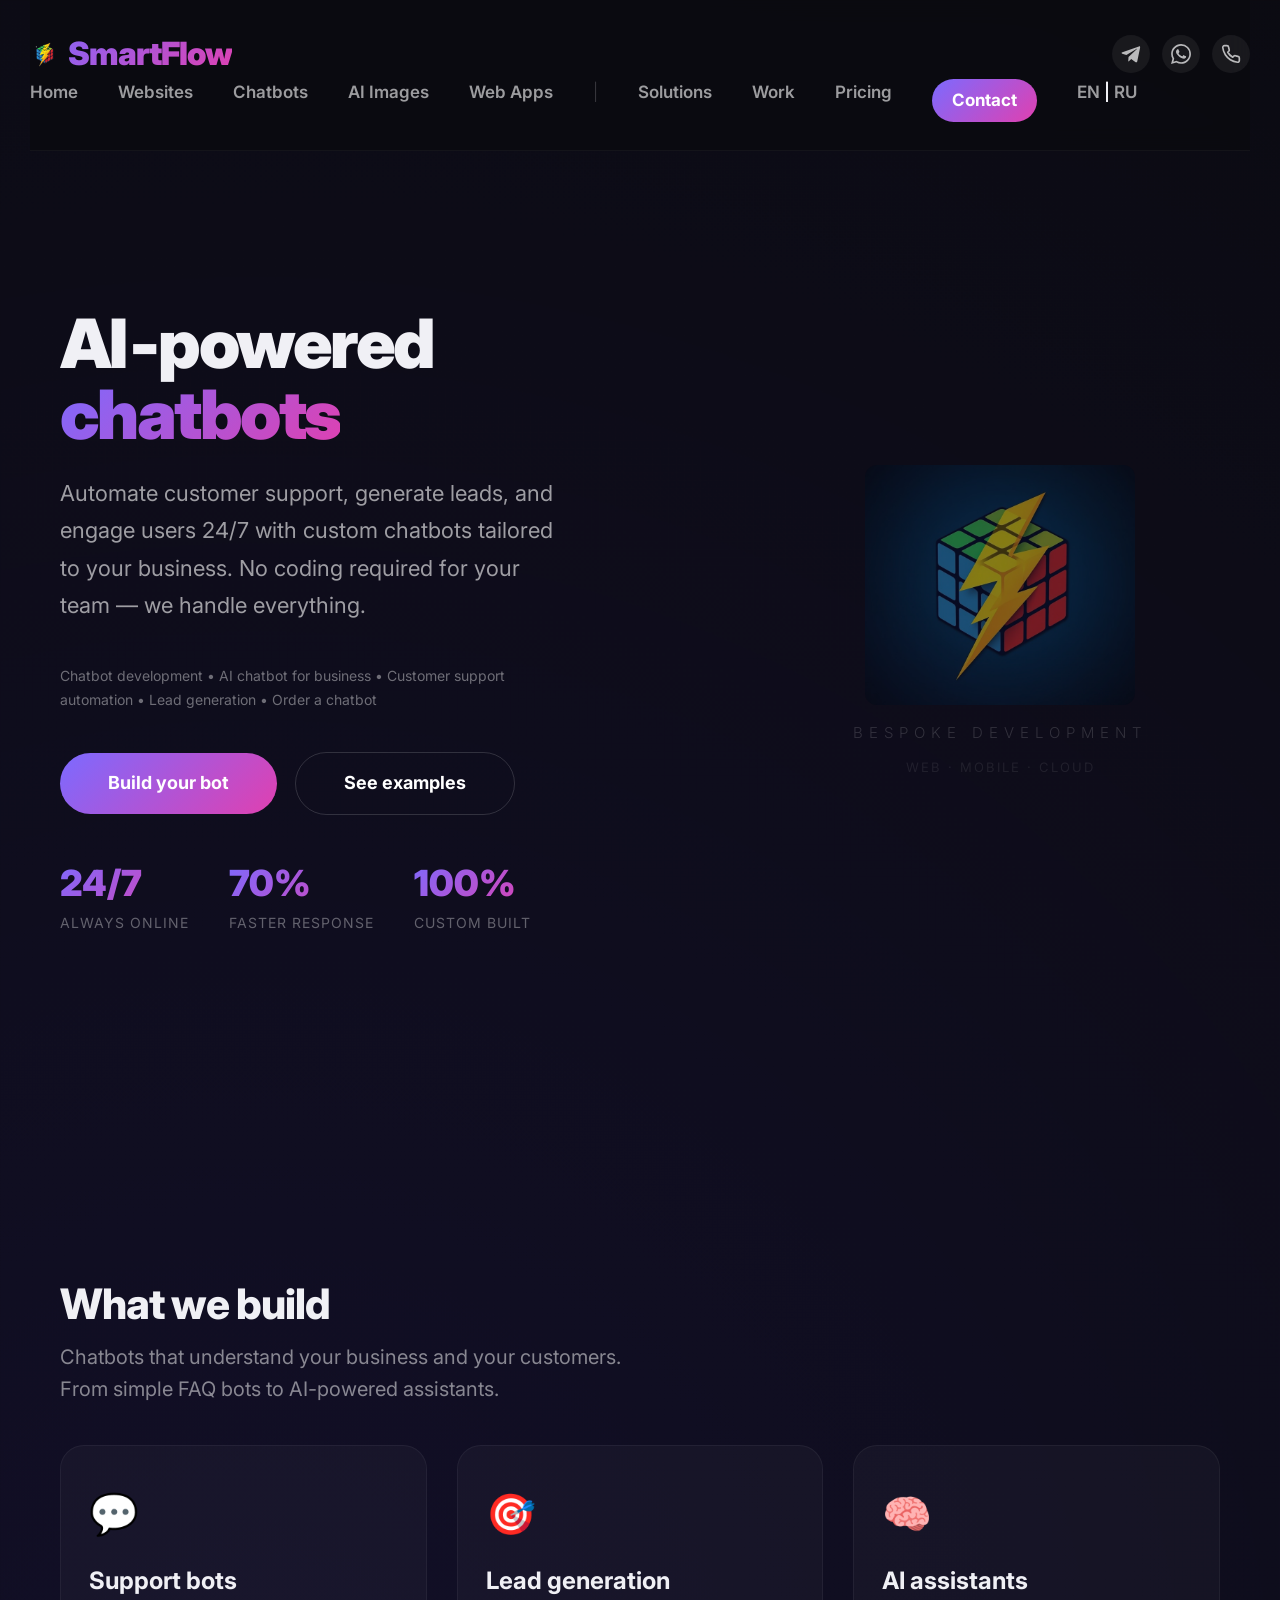
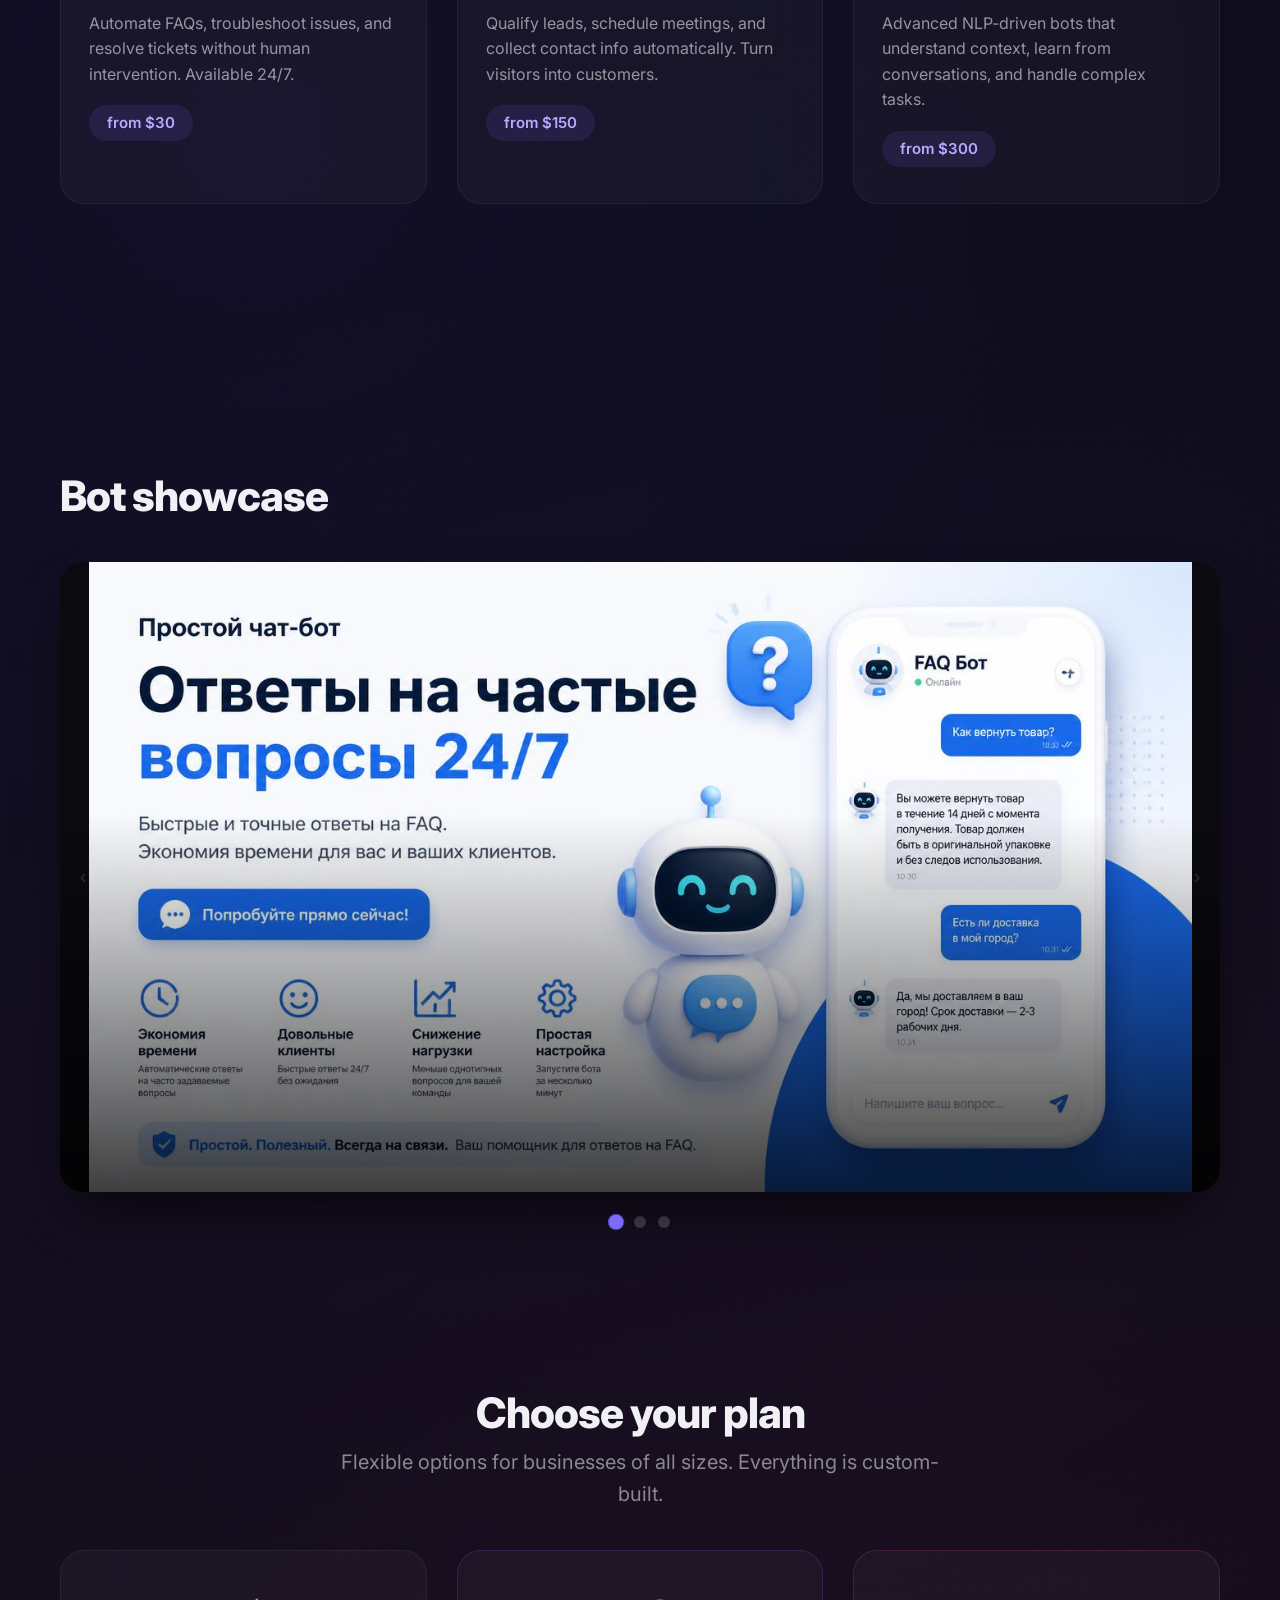
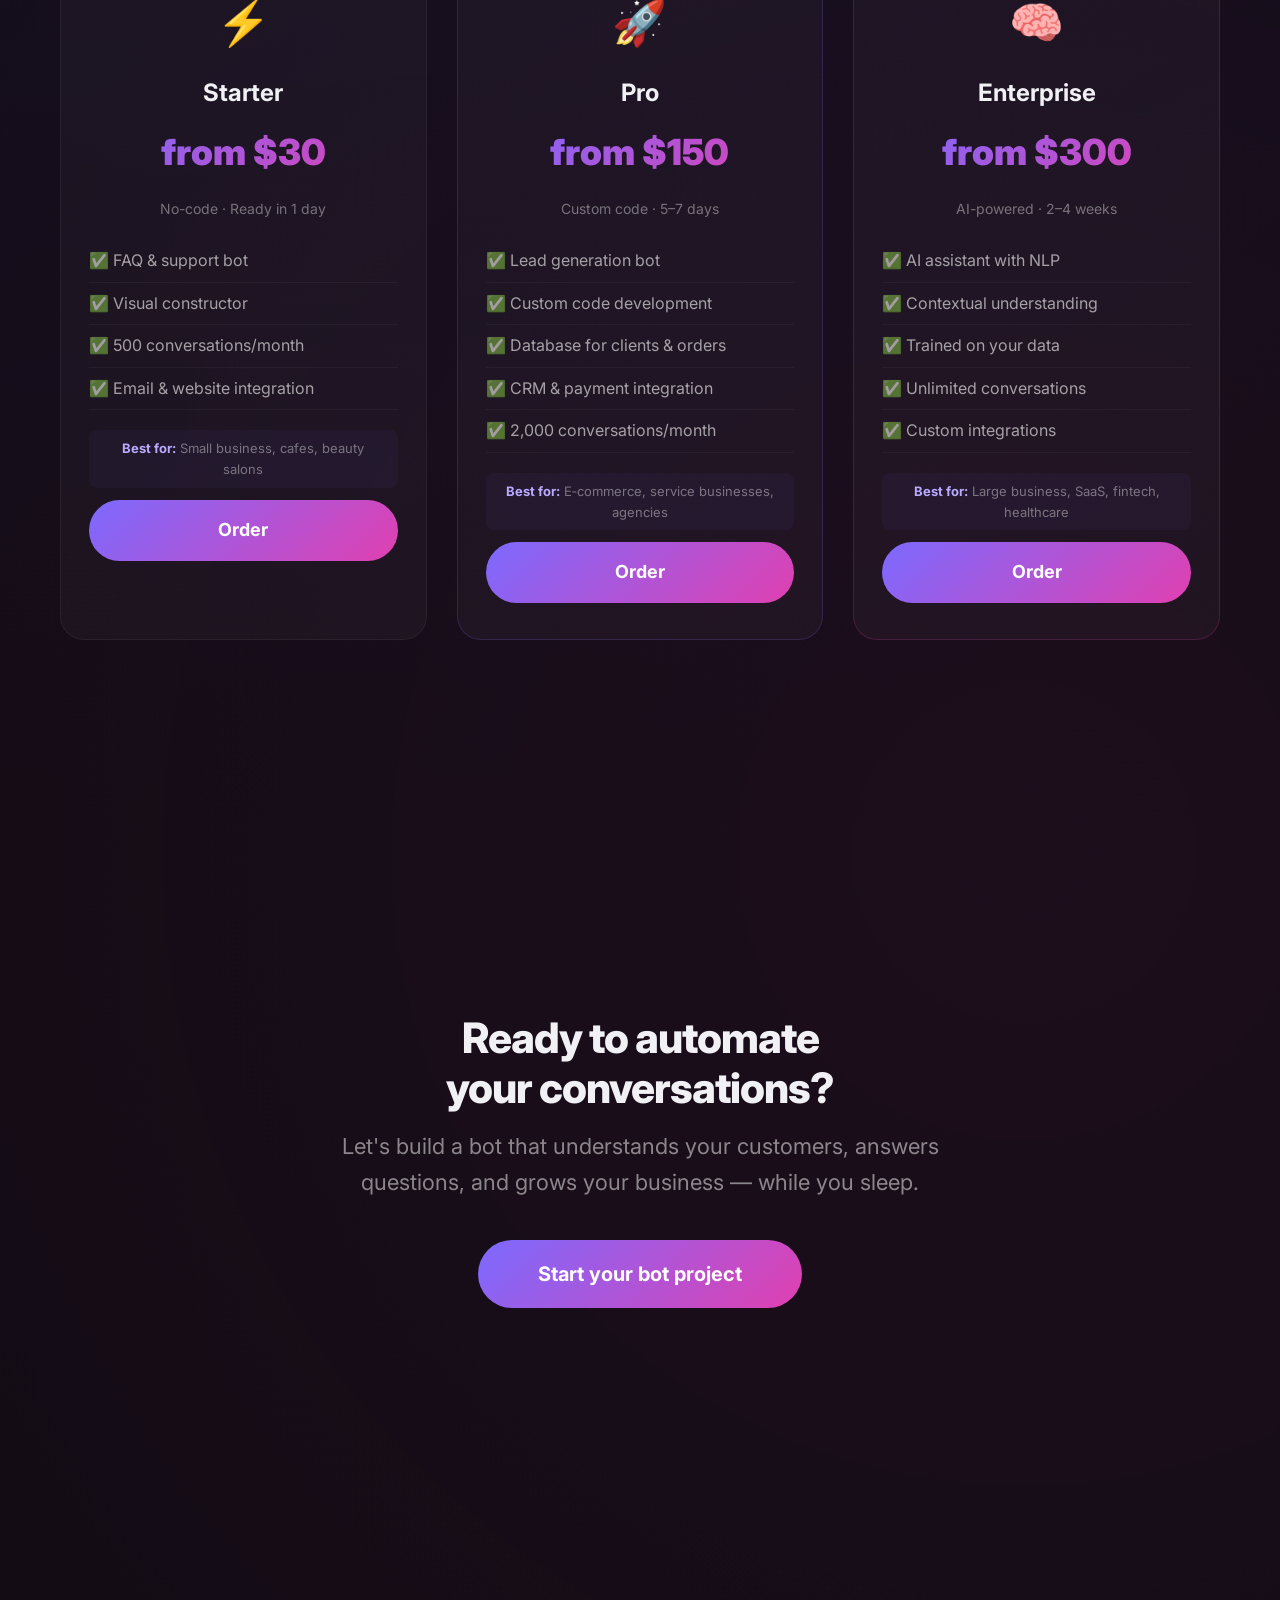
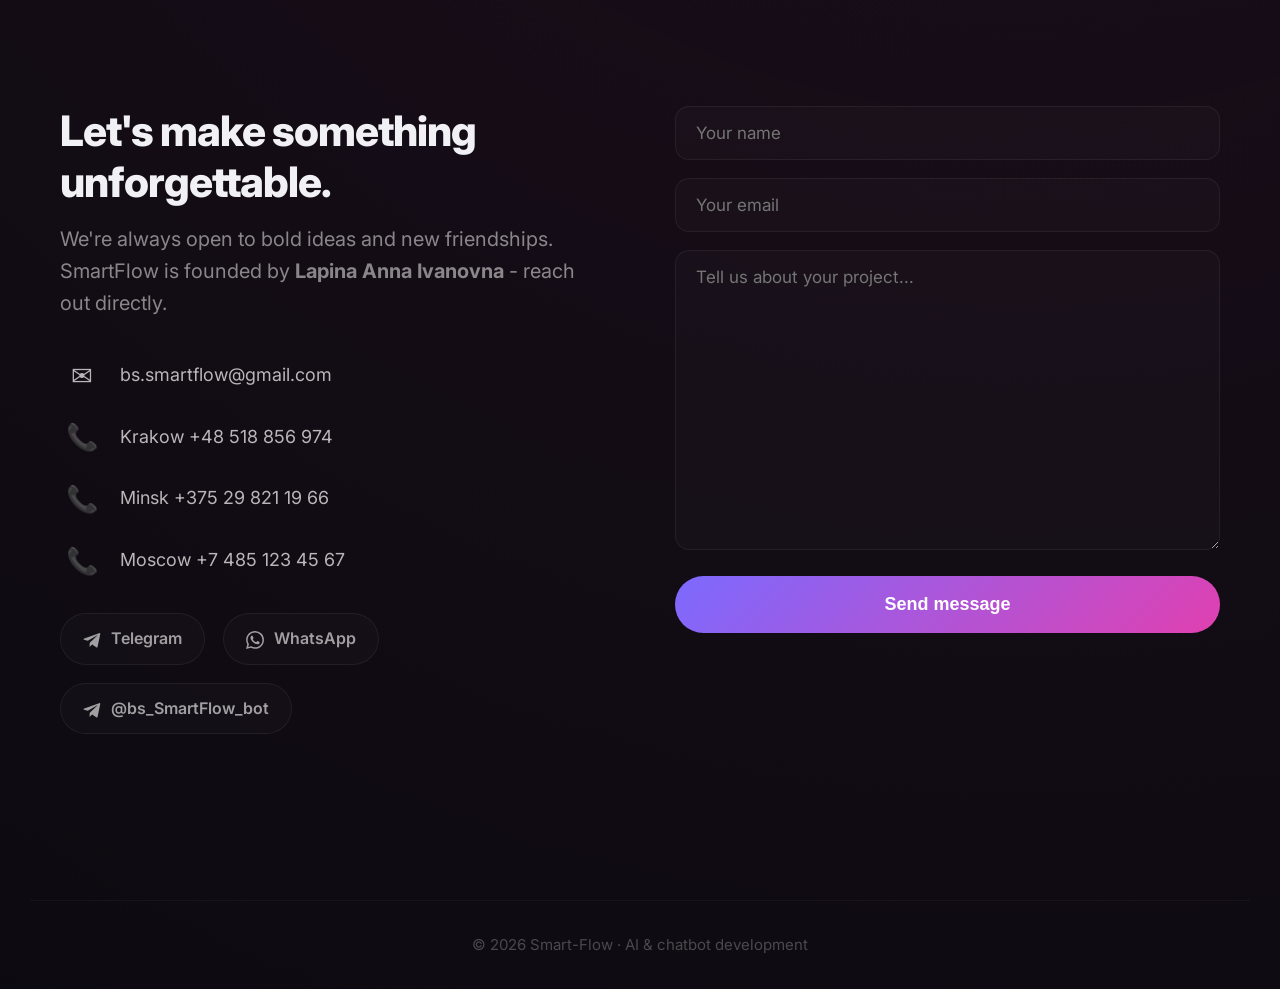
<file: chatbots.html>
﻿<!DOCTYPE html>
<html lang="en">
<head>
    <meta charset="UTF-8" />
    <meta name="viewport" content="width=device-width, initial-scale=1.0" />
    <title>AI Chatbot Development | Order a Chatbot for Business | SmartFlow</title>
    <link rel="icon" type="image/png" href="img/img2.png">
    <link rel="apple-touch-icon" href="img/img2.png">
    <meta name="theme-color" content="#7c6aff" />
    <meta name="robots" content="index, follow" />
    <meta name="author" content="SmartFlow" />
    <meta name="keywords" content="AI chatbot development, chatbot for business, customer support automation, lead generation, SmartFlow" />

    <link rel="canonical" href="https://smart-flow.tech/chatbots" />
    <link rel="alternate" hreflang="en" href="https://smart-flow.tech/chatbots" />
    <link rel="alternate" hreflang="ru" href="https://smart-flow.tech/chatbots-ru" />
    <link rel="alternate" hreflang="x-default" href="https://smart-flow.tech/chatbots" />
    <!-- Open Graph -->
    <meta property="og:type" content="website" />
    <meta property="og:site_name" content="SmartFlow" />
    <meta property="og:title" content="AI Chatbot Development | SmartFlow" />
    <meta property="og:description" content="Custom AI chatbots for customer support, lead generation, and engagement. Available 24/7. From $20." />
    <meta property="og:url" content="https://smart-flow.tech/chatbots" />
    <meta property="og:image" content="https://smart-flow.tech/img/img3.jpg" />
    <meta property="og:image:width" content="1200" />
    <meta property="og:image:height" content="630" />
    <meta property="og:image:alt" content="AI chatbot development for business" />
    <meta property="og:locale" content="en_US" />
    <meta property="og:locale:alternate" content="ru_RU" />
    <!-- Twitter Card -->
    <meta name="twitter:card" content="summary_large_image" />
    <meta name="twitter:title" content="AI Chatbot Development | SmartFlow" />
    <meta name="twitter:description" content="Custom AI chatbots for customer support, lead generation, and engagement. Available 24/7. From $20." />
    <meta name="twitter:image" content="https://smart-flow.tech/img/img3.jpg" />
    <link rel="preconnect" href="https://fonts.googleapis.com" />
    <link rel="preconnect" href="https://fonts.gstatic.com" crossorigin />
    <link href="https://fonts.googleapis.com/css2?family=Inter:opsz,wght@14..32,300;14..32,500;14..32,700;14..32,900&display=swap" rel="stylesheet" />
    <link rel="stylesheet" href="css/style.css" />
    <!-- Structured Data -->
    <script type="application/ld+json">
    {
      "@context": "https://schema.org",
      "@type": "Service",
      "serviceType": "AI Chatbot Development",
      "provider": { "@type": "Organization", "name": "SmartFlow", "url": "https://smart-flow.tech/", "founder": { "@type": "Person", "name": "Lapina Anna Ivanovna" } },
      "areaServed": ["PL", "BY", "RU"],
      "description": "Custom AI chatbots for customer support, lead generation, and engagement.",
      "offers": { "@type": "Offer", "price": "20", "priceCurrency": "USD" }
    }
    </script>
    <script type="application/ld+json">
    {
      "@context": "https://schema.org",
      "@type": "BreadcrumbList",
      "itemListElement": [
        { "@type": "ListItem", "position": 1, "name": "Home", "item": "https://smart-flow.tech/" },
        { "@type": "ListItem", "position": 2, "name": "AI Chatbots", "item": "https://smart-flow.tech/chatbots" }
      ]
    }
    </script>    <script type="application/ld+json">
    {
      "@context": "https://schema.org",
      "@type": "FAQPage",
      "mainEntity": [
        {
          "@type": "Question",
          "name": "How much does a chatbot cost?",
          "acceptedAnswer": { "@type": "Answer", "text": "AI chatbots start from $20. The price depends on complexity, integrations, and features. Contact us for a free quote." }
        },
        {
          "@type": "Question",
          "name": "Do I need coding skills to use a chatbot?",
          "acceptedAnswer": { "@type": "Answer", "text": "No. We build and configure everything for you. Your team gets a ready-to-use chatbot with simple management." }
        },
        {
          "@type": "Question",
          "name": "What platforms do chatbots work on?",
          "acceptedAnswer": { "@type": "Answer", "text": "We build chatbots for websites, Telegram, WhatsApp, and other messengers." }
        }
      ]
    }
    </script></head>
<body>
<div class="bg-glow"></div>

<div class="container">
    <header>
        <div class="logo">
            <img src="img/img2.png" alt="SmartFlow logo" />
            SmartFlow
        </div>
        <div class="header-socials">
            <a href="https://t.me/Hanalapina" target="_blank" rel="noopener" title="Telegram" aria-label="Telegram">
                <svg width="20" height="20" viewBox="0 0 24 24" fill="currentColor">
                    <path d="M9.04 15.51l-.38 5.35c.54 0 .78-.23 1.06-.51l2.55-2.44 5.28 3.87c.97.53 1.66.25 1.92-.9L22.9 4.5c.31-1.4-.51-1.94-1.45-1.6L1.7 9.9c-1.38.54-1.36 1.31-.25 1.65l5.02 1.57L18.5 5.9c.57-.38 1.09-.17.66.21L9.04 15.51z"/>
                </svg>
            </a>
            <a href="https://wa.me/375298211966" target="_blank" rel="noopener" title="WhatsApp" aria-label="WhatsApp">
                <svg width="20" height="20" viewBox="0 0 24 24" fill="currentColor">
                    <path d="M17.47 14.38c-.3-.15-1.76-.87-2.03-.97-.27-.1-.47-.15-.67.15-.2.3-.77.97-.94 1.17-.17.2-.35.22-.65.07-.3-.15-1.25-.46-2.39-1.47-.88-.79-1.48-1.76-1.65-2.06-.17-.3-.02-.46.13-.61.13-.13.3-.35.45-.52.15-.17.2-.3.3-.5.1-.2.05-.37-.02-.52-.07-.15-.67-1.62-.92-2.22-.24-.58-.49-.5-.67-.51h-.57c-.2 0-.52.07-.8.37-.27.3-1.04 1.02-1.04 2.5 0 1.47 1.07 2.89 1.22 3.09.15.2 2.11 3.22 5.1 4.51.71.31 1.27.49 1.7.63.72.23 1.37.2 1.88.12.57-.09 1.76-.72 2.01-1.42.25-.7.25-1.29.17-1.42-.07-.13-.27-.2-.57-.35zM12.05 21.79h-.01a9.87 9.87 0 0 1-5.03-1.38l-.36-.21-3.74.98 1-3.65-.24-.37a9.86 9.86 0 0 1-1.51-5.26c0-5.45 4.44-9.88 9.9-9.88a9.83 9.83 0 0 1 7 2.9 9.83 9.83 0 0 1 2.89 7c0 5.45-4.44 9.88-9.9 9.88zm8.42-18.3A11.82 11.82 0 0 0 12.05 0C5.5 0 .16 5.33.16 11.89c0 2.1.55 4.14 1.59 5.94L.06 24l6.33-1.66a11.88 11.88 0 0 0 5.66 1.44h.01c6.55 0 11.89-5.33 11.89-11.89 0-3.18-1.24-6.16-3.48-8.4z"/>
                </svg>
            </a>
            <button class="phone-btn" onclick="togglePhonePopup()" title="Phone" aria-label="Phone">
                <svg width="20" height="20" viewBox="0 0 24 24" fill="none" stroke="currentColor" stroke-width="2" stroke-linecap="round" stroke-linejoin="round">
                    <path d="M22 16.92v3a2 2 0 0 1-2.18 2 19.79 19.79 0 0 1-8.63-3.07 19.5 19.5 0 0 1-6-6 19.79 19.79 0 0 1-3.07-8.67A2 2 0 0 1 4.11 2h3a2 2 0 0 1 2 1.72 12.84 12.84 0 0 0 .7 2.81 2 2 0 0 1-.45 2.11L8.09 9.91a16 16 0 0 0 6 6l1.27-1.27a2 2 0 0 1 2.11-.45 12.84 12.84 0 0 0 2.81.7A2 2 0 0 1 22 16.92z"/>
                </svg>
            </button>
        </div>
        <div class="phone-popup" id="phonePopup">
            <a href="tel:+48518856974">Krakow +48 518 856 974</a>
            <a href="tel:+375298211966">Minsk +375 29 821 19 66</a>
            <a href="tel:+74851234567">Moscow +7 485 123 45 67</a>
        </div>        <nav>
            <a href="/">Home</a>
            <a href="/landing">Websites</a>
            <a href="/chatbots">Chatbots</a>
            <a href="/ai-images">AI Images</a>
            <a href="/bs">Web Apps</a>
            <span class="nav-divider">|</span>
            <a href="#solutions">Solutions</a>
            <a href="#work">Work</a>
            <a href="#pricing">Pricing</a>
            <a href="#contact" class="nav-contact-btn">Contact</a>
            <span class="lang-switch"><a href="/chatbots">EN</a> | <a href="/chatbots-ru" class="active">RU</a></span>
        </nav>
    </header>

    <!-- ===== HERO ===== -->
    <section class="full-section" id="home">
        <div class="container">
            <div class="hero">
                <div class="hero-text">
                    <h1>AI‑powered<br /><span>chatbots</span></h1>
                    <p>Automate customer support, generate leads, and engage users 24/7 with custom chatbots tailored to your business. No coding required for your team — we handle everything.</p>
                    <p style="color:rgba(255,255,255,0.4); font-size:14px; margin-top:12px;">Chatbot development &bull; AI chatbot for business &bull; Customer support automation &bull; Lead generation &bull; Order a chatbot</p>
                    <div>
                        <a href="#contact" class="btn">Build your bot</a>
                        <a href="#work" class="btn btn-outline">See examples</a>
                    </div>
                    <div class="hero-stat">
                        <div class="hero-stat-item">
                            <div class="number">24/7</div>
                            <div class="label">Always online</div>
                        </div>
                        <div class="hero-stat-item">
                            <div class="number">70%</div>
                            <div class="label">Faster response</div>
                        </div>
                        <div class="hero-stat-item">
                            <div class="number">100%</div>
                            <div class="label">Custom built</div>
                        </div>
                    </div>
                </div>
                <div style="text-align:center; display:flex; flex-direction:column; align-items:center; justify-content:center;">
                    <div style="font-size:140px; line-height:1; opacity:0.5; perspective: 600px;">
                        <img src="img/img1.jpg" style="height: 240px; display: block; animation: rotateCube 6s ease-in-out infinite; border-radius: 12px;" alt="AI chatbot development">
                    </div>
                    <div style="margin-top:16px; color:rgba(255,255,255,0.15); font-weight:300; letter-spacing:6px; font-size:15px;">BESPOKE DEVELOPMENT</div>
                    <div style="margin-top:12px; color:rgba(255,255,255,0.08); font-size:13px; letter-spacing:2px;">WEB · MOBILE · CLOUD</div>
                </div>
            </div>
        </div>
    </section>

    <!-- ===== SOLUTIONS ===== -->
    <section class="full-section" id="solutions">
        <div class="container">
            <h2 style="font-weight:800; margin-bottom:12px; letter-spacing:-1px;">What we build</h2>
            <p style="color:rgba(255,255,255,0.5); font-size:20px; max-width:600px; margin-bottom:8px;">Chatbots that understand your business and your customers. From simple FAQ bots to AI-powered assistants.</p>

            <div class="service-grid">
                <div class="service-card" style="background:rgba(255,255,255,0.03); border:1px solid rgba(255,255,255,0.05); border-radius:24px; padding:36px 28px; transition:border-color 0.3s, transform 0.3s; backdrop-filter:blur(4px);">
                    <span class="icon" style="font-size:40px; display:block; margin-bottom:16px;">💬</span>
                    <h3 style="font-size:24px; font-weight:700; margin-bottom:10px;">Support bots</h3>
                    <p style="color:rgba(255,255,255,0.55); font-size:16px; line-height:1.6;">Automate FAQs, troubleshoot issues, and resolve tickets without human intervention. Available 24/7.</p>
                    <span class="price"><span id="price-chatbot-basic"></span></span>
                </div>
                <div class="service-card" style="background:rgba(255,255,255,0.03); border:1px solid rgba(255,255,255,0.05); border-radius:24px; padding:36px 28px; transition:border-color 0.3s, transform 0.3s; backdrop-filter:blur(4px);">
                    <span class="icon" style="font-size:40px; display:block; margin-bottom:16px;">🎯</span>
                    <h3 style="font-size:24px; font-weight:700; margin-bottom:10px;">Lead generation</h3>
                    <p style="color:rgba(255,255,255,0.55); font-size:16px; line-height:1.6;">Qualify leads, schedule meetings, and collect contact info automatically. Turn visitors into customers.</p>
                    <span class="price"><span id="price-chatbot-pro"></span></span>
                </div>
                <div class="service-card" style="background:rgba(255,255,255,0.03); border:1px solid rgba(255,255,255,0.05); border-radius:24px; padding:36px 28px; transition:border-color 0.3s, transform 0.3s; backdrop-filter:blur(4px);">
                    <span class="icon" style="font-size:40px; display:block; margin-bottom:16px;">🧠</span>
                    <h3 style="font-size:24px; font-weight:700; margin-bottom:10px;">AI assistants</h3>
                    <p style="color:rgba(255,255,255,0.55); font-size:16px; line-height:1.6;">Advanced NLP-driven bots that understand context, learn from conversations, and handle complex tasks.</p>
                    <span class="price"><span id="price-chatbot-enterprise"></span></span>
                </div>
            </div>
        </div>
    </section>

    <!-- ===== WORK / SLIDER ===== -->
    <section class="full-section" id="work">
        <div class="container">
            <div class="slider-section">
                <h2>Bot showcase</h2>
                <div class="slider-wrapper">
                    <div class="slider-track" id="sliderTrack">
                        <div class="slide" style="background-image: url('img/bot1.jpg');"></div>
                        <div class="slide" style="background-image: url('img/bot2.jpg');"></div>
                        <div class="slide" style="background-image: url('img/bot3.jpg');"></div>
                    </div>
                    <button class="slider-btn prev" id="prevBtn">‹</button>
                    <button class="slider-btn next" id="nextBtn">›</button>
                </div>
                <div class="slider-dots" id="sliderDots"></div>
            </div>
        </div>
    </section>

    <!-- ===== PRICING ===== -->
    <section class="full-section" id="pricing">
        <div class="container">
            <h2 style="font-weight:800; margin-bottom:8px; letter-spacing:-1px; text-align:center;">Choose your plan</h2>
            <p style="color:rgba(255,255,255,0.5); font-size:20px; text-align:center; max-width:600px; margin:0 auto 8px;">Flexible options for businesses of all sizes. Everything is custom-built.</p>

            <div class="pricing-grid">
                <!-- Starter -->
                <div class="pricing-card">
                    <span class="icon">⚡</span>
                    <h3>Starter</h3>
                    <div class="price"><span id="price-chatbot-basic-plan"></span></div>
                    <p style="color:rgba(255,255,255,0.4); font-size:14px; margin:4px 0 12px;">No-code · Ready in 1 day</p>
                    <ul>
                        <li>✅ FAQ &amp; support bot</li>
                        <li>✅ Visual constructor</li>
                        <li>✅ 500 conversations/month</li>
                        <li>✅ Email &amp; website integration</li>
                    </ul>
                    <div style="margin:12px 0; padding:8px 12px; background:rgba(124,106,255,0.05); border-radius:8px; font-size:13px; color:rgba(255,255,255,0.4);">
                        <strong style="color:#b8aaff;">Best for:</strong> Small business, cafes, beauty salons
                    </div>
                    <a href="#contact" class="btn">Order</a>
                </div>

                <!-- Pro -->
                <div class="pricing-card" style="border-color: rgba(124,106,255,0.2);">
                    <span class="icon">🚀</span>
                    <h3>Pro</h3>
                    <div class="price"><span id="price-chatbot-pro-plan"></span></div>
                    <p style="color:rgba(255,255,255,0.4); font-size:14px; margin:4px 0 12px;">Custom code · 5–7 days</p>
                    <ul>
                        <li>✅ Lead generation bot</li>
                        <li>✅ Custom code development</li>
                        <li>✅ Database for clients &amp; orders</li>
                        <li>✅ CRM &amp; payment integration</li>
                        <li>✅ 2,000 conversations/month</li>
                    </ul>
                    <div style="margin:12px 0; padding:8px 12px; background:rgba(124,106,255,0.05); border-radius:8px; font-size:13px; color:rgba(255,255,255,0.4);">
                        <strong style="color:#b8aaff;">Best for:</strong> E‑commerce, service businesses, agencies
                    </div>
                    <a href="#contact" class="btn">Order</a>
                </div>

                <!-- Enterprise -->
                <div class="pricing-card" style="border-color: rgba(224,64,176,0.2);">
                    <span class="icon">🧠</span>
                    <h3>Enterprise</h3>
                    <div class="price"><span id="price-chatbot-enterprise-plan"></span></div>
                    <p style="color:rgba(255,255,255,0.4); font-size:14px; margin:4px 0 12px;">AI-powered · 2–4 weeks</p>
                    <ul>
                        <li>✅ AI assistant with NLP</li>
                        <li>✅ Contextual understanding</li>
                        <li>✅ Trained on your data</li>
                        <li>✅ Unlimited conversations</li>
                        <li>✅ Custom integrations</li>
                    </ul>
                    <div style="margin:12px 0; padding:8px 12px; background:rgba(124,106,255,0.05); border-radius:8px; font-size:13px; color:rgba(255,255,255,0.4);">
                        <strong style="color:#b8aaff;">Best for:</strong> Large business, SaaS, fintech, healthcare
                    </div>
                    <a href="#contact" class="btn">Order</a>
                </div>
            </div>
        </div>
    </section>

    <!-- ===== CTA ===== -->
    <section class="full-section" id="cta">
        <div class="container">
            <div style="text-align:center; padding:40px 0 20px;">
                <h2 style="font-weight:800; letter-spacing:-1px; margin-bottom:16px;">Ready to automate<br />your conversations?</h2>
                <p style="color:rgba(255,255,255,0.5); font-size:22px; max-width:600px; margin:0 auto 40px;">Let's build a bot that understands your customers, answers questions, and grows your business — while you sleep.</p>
                <a href="#contact" class="btn" style="font-size:20px; padding:18px 60px;">Start your bot project</a>
            </div>
        </div>
    </section>

    <!-- ===== CONTACT SECTION ===== -->
    <div id="contactSection"></div>

    <footer>
        <div class="container">© 2026 Smart-Flow · AI &amp; chatbot development</div>
    </footer>
</div>

<!-- ===== СКРИПТЫ ===== -->
<script src="js/pricing.js"></script>
<script src="js/discount.js"></script>
<script src="js/main.js"></script>
<script src="js/telegram.js"></script>
<script src="js/contact.js"></script>
<script>
  // Apply centralized pricing
  document.addEventListener('DOMContentLoaded', function() {
    const setPrice = (id, price) => {
      const el = document.getElementById(id);
      if (el) el.textContent = formatPrice(price, 'en');
    };
    setPrice('price-chatbot-basic', PRICING.chatbot.basic);
    setPrice('price-chatbot-pro', PRICING.chatbot.pro);
    setPrice('price-chatbot-enterprise', PRICING.chatbot.enterprise);
    setPrice('price-chatbot-basic-plan', PRICING.chatbot.basic);
    setPrice('price-chatbot-pro-plan', PRICING.chatbot.pro);
    setPrice('price-chatbot-enterprise-plan', PRICING.chatbot.enterprise);
  });
</script>
</body>
</html>
</file>
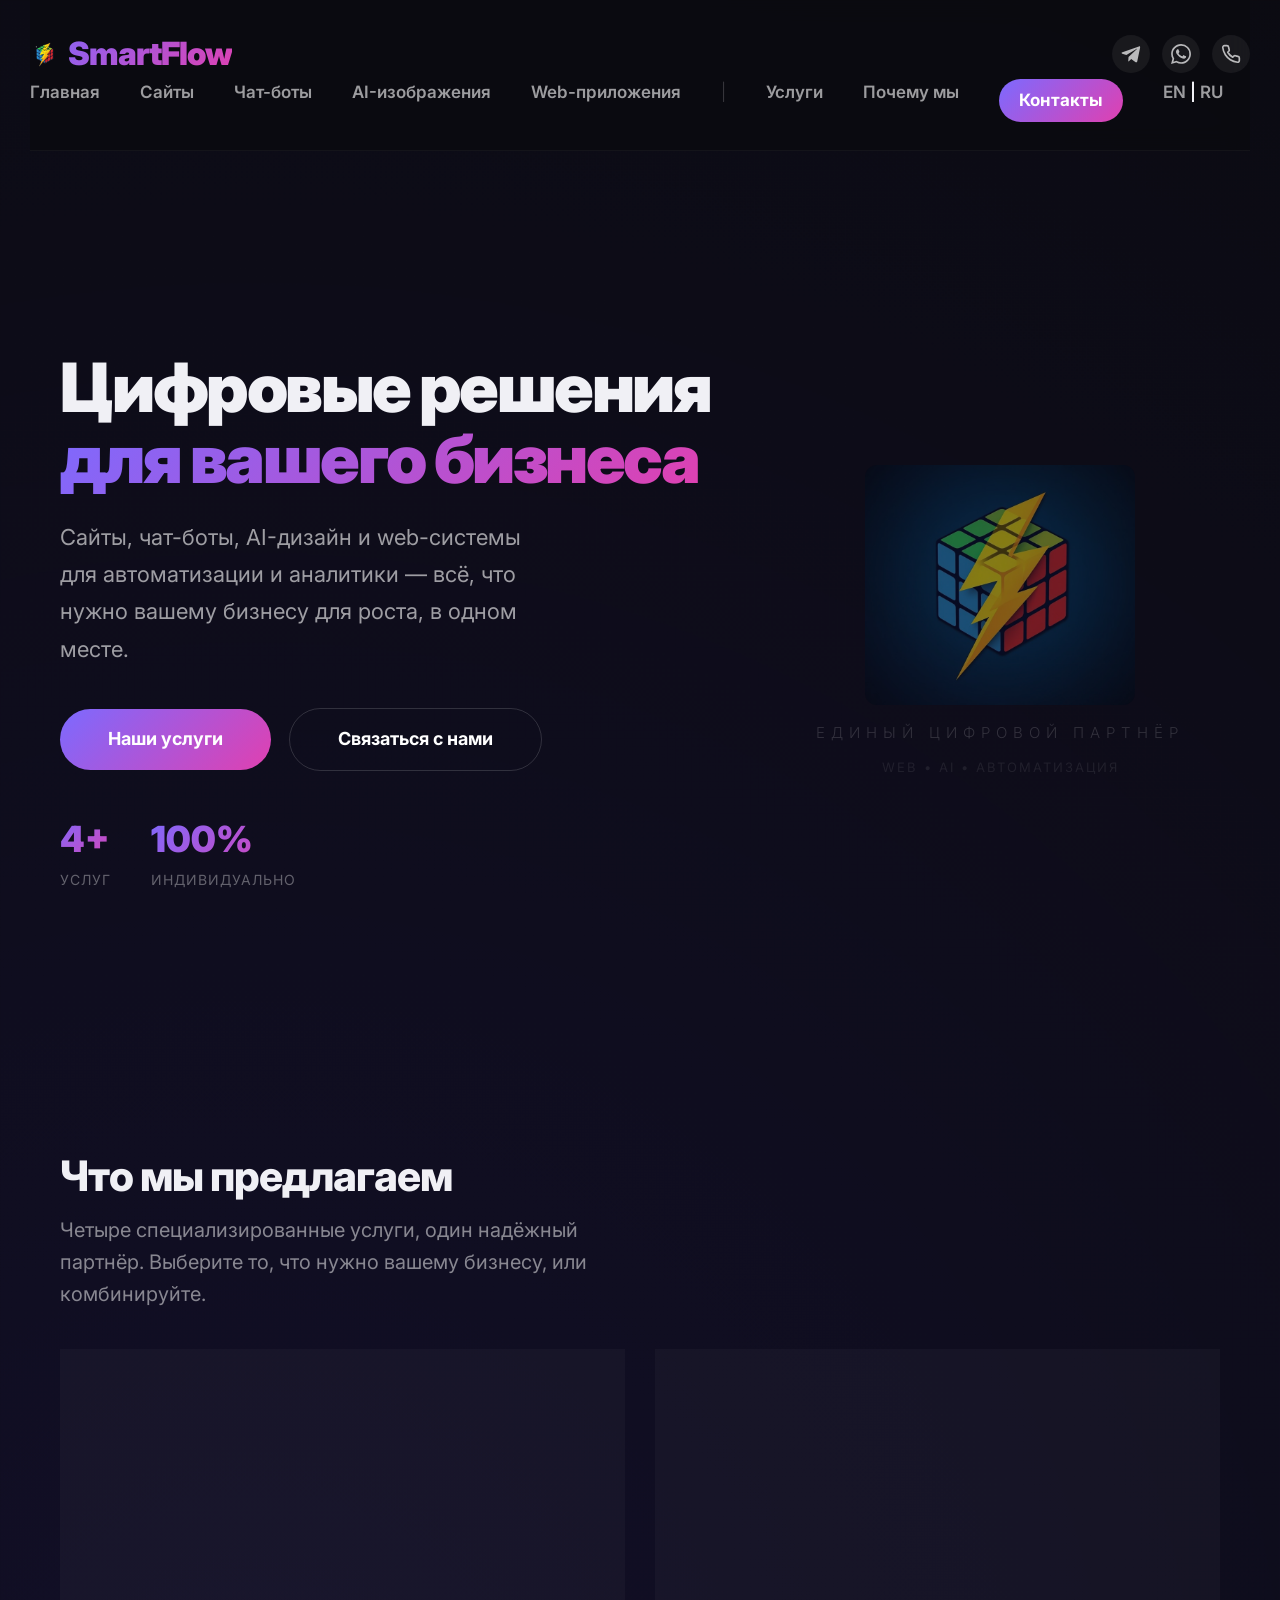
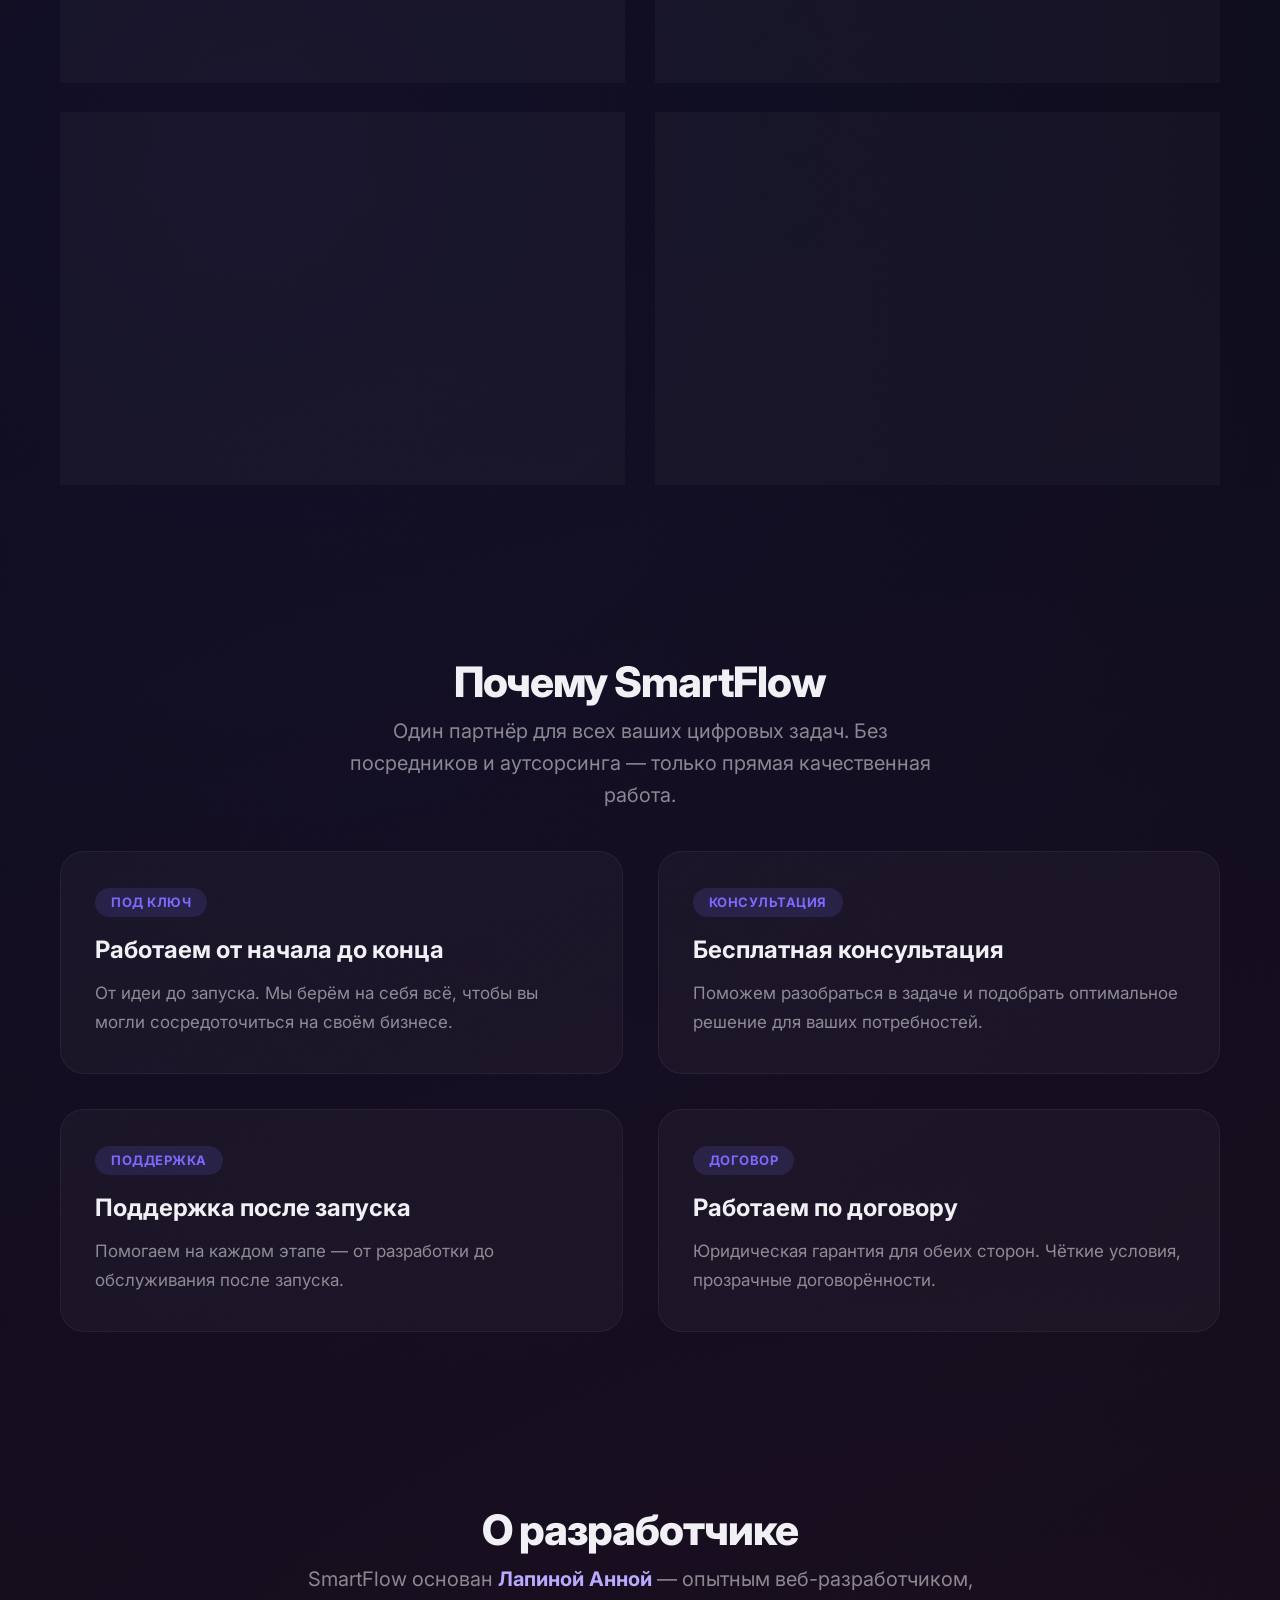
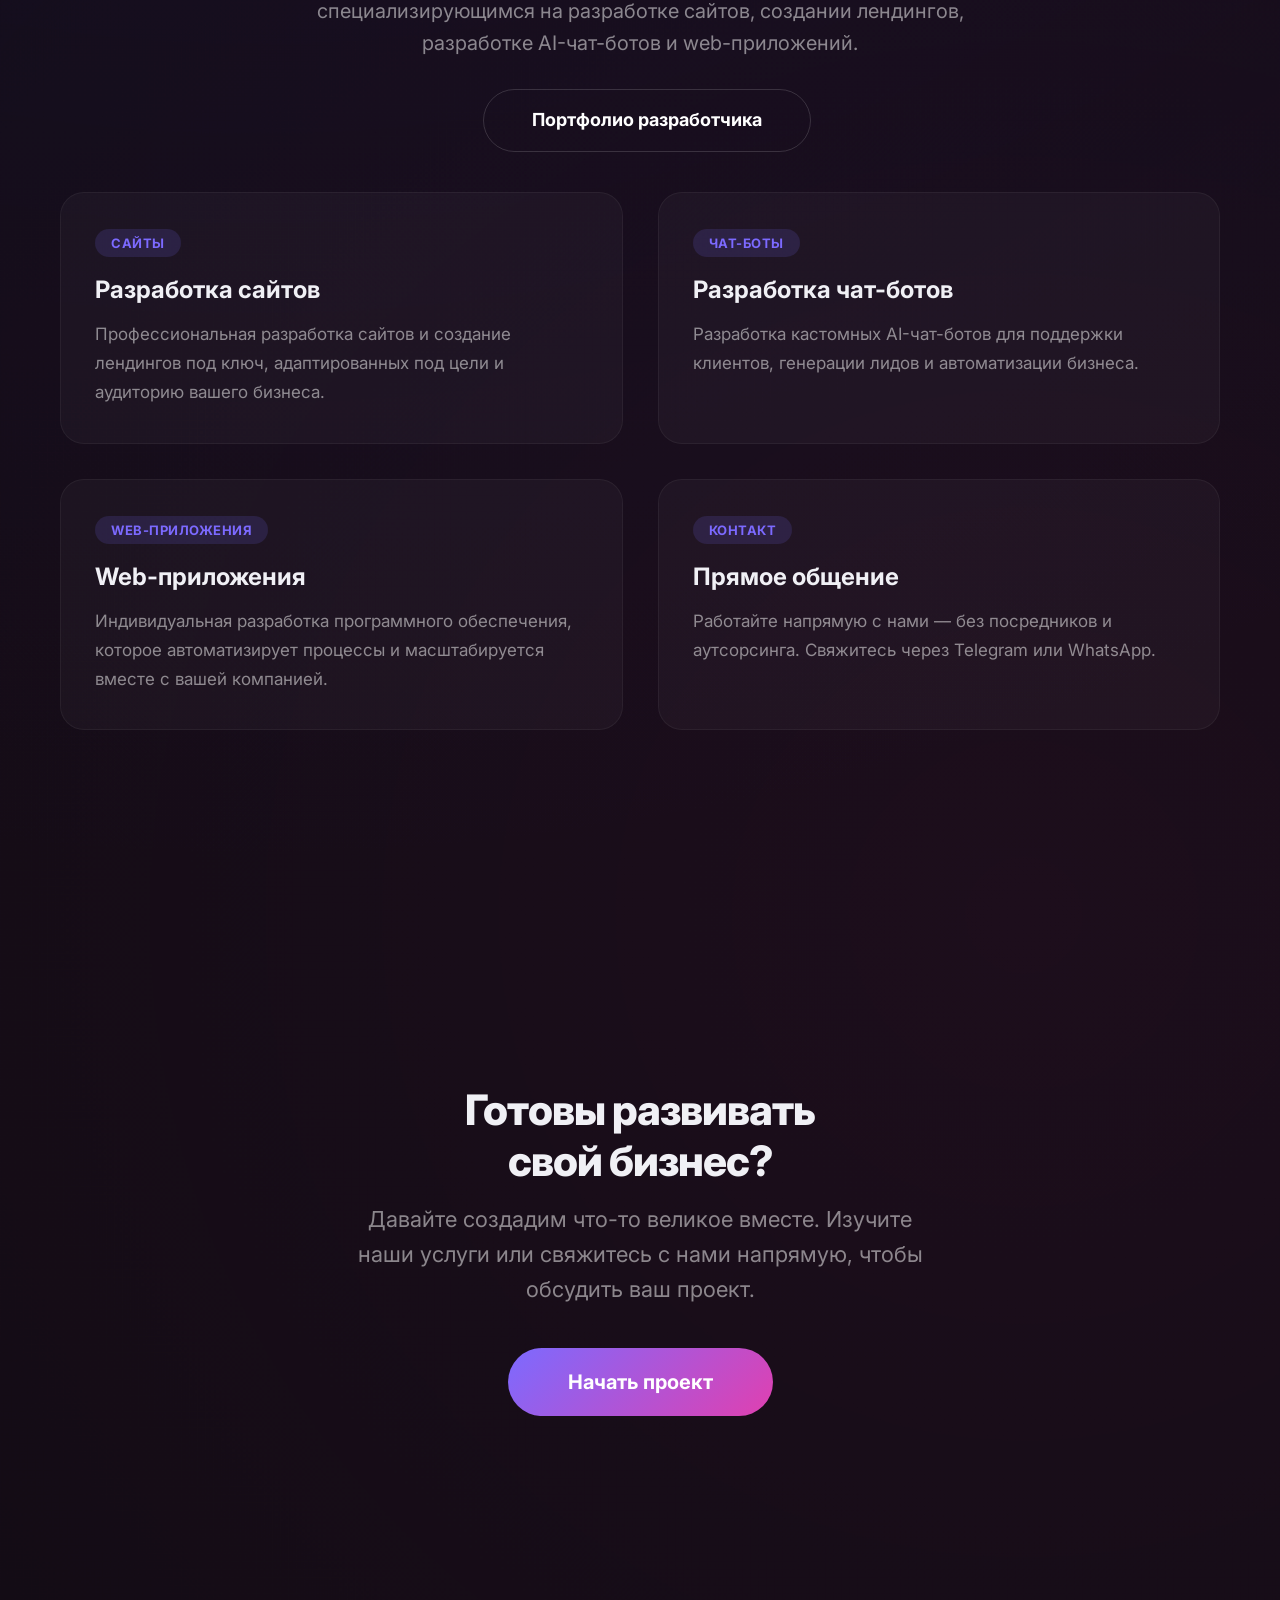
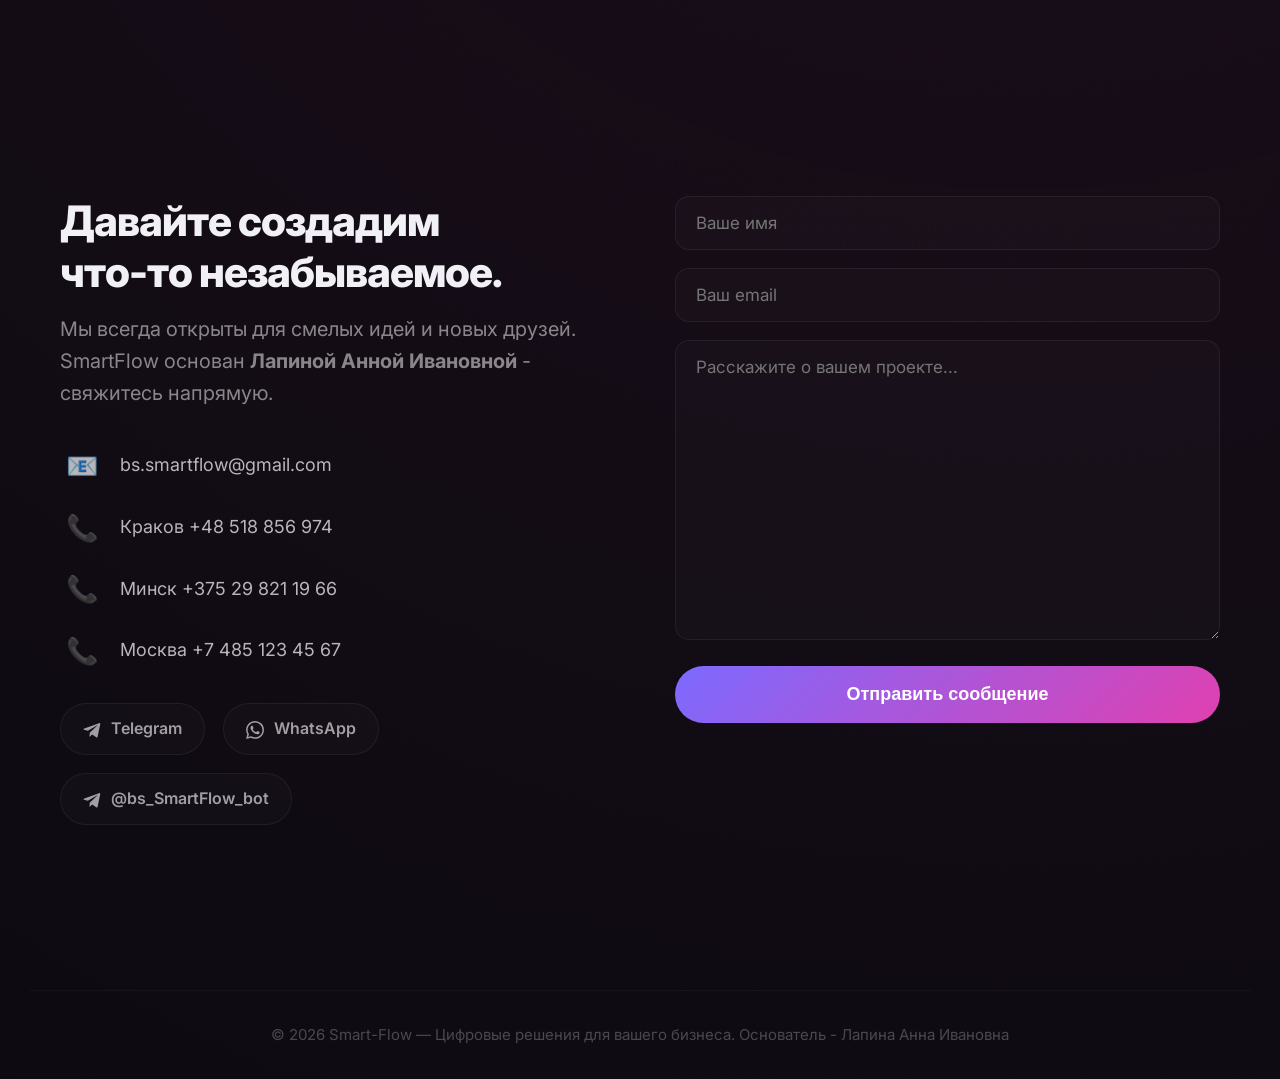
<file: index-ru.html>
﻿<!DOCTYPE html>
<html lang="ru">
<head>
    <meta charset="UTF-8" />
    <meta name="viewport" content="width=device-width, initial-scale=1.0" />
    <title>SmartFlow | Разработка сайтов, чат-ботов, AI-дизайн и web-приложений | Лапина Анна</title>
    <meta name="description" content="SmartFlow - разработка сайтов, лендингов, AI-чат-ботов, AI-дизайна и web-приложений. Основатель - Лапина Анна Ивановна. Все цифровые решения для вашего бизнеса в одном месте." />
    <link rel="icon" type="image/png" href="img/img2.png">
    <link rel="apple-touch-icon" href="img/img2.png">
    <meta name="theme-color" content="#7c6aff" />
    <meta name="robots" content="index, follow" />
    <meta name="author" content="SmartFlow" />
    <meta name="keywords" content="разработка сайтов, создание лендингов, чат-боты, web-приложения, AI-дизайн, SmartFlow, Лапина Анна" />

    <meta name="geo.region" content="PL-MA" />
    <meta name="geo.placename" content="Krakow" />
    <meta name="geo.position" content="50.0647;19.9450" />
    <meta name="ICBM" content="50.0647, 19.9450" />
    <link rel="alternate" hreflang="en" href="https://smart-flow.tech/" />
    <link rel="alternate" hreflang="ru" href="https://smart-flow.tech/index-ru" />
    <link rel="canonical" href="https://smart-flow.tech/index-ru" />
    <link rel="alternate" hreflang="x-default" href="https://smart-flow.tech/" />
    <!-- Open Graph -->
    <meta property="og:type" content="website" />
    <meta property="og:site_name" content="SmartFlow" />
    <meta property="og:title" content="SmartFlow - Цифровые решения для вашего бизнеса" />
    <meta property="og:description" content="Сайты, чат-боты, AI-дизайн и web-системы для автоматизации и аналитики. Все цифровые решения для вашего бизнеса в одном месте." />
    <meta property="og:url" content="https://smart-flow.tech/index-ru" />
    <meta property="og:image" content="https://smart-flow.tech/img/img3.jpg" />
    <meta property="og:image:width" content="1200" />
    <meta property="og:image:height" content="630" />
    <meta property="og:image:alt" content="SmartFlow - цифровые решения для бизнеса" />
    <meta property="og:locale" content="ru_RU" />
    <meta property="og:locale:alternate" content="en_US" />
    <!-- Twitter Card -->
    <meta name="twitter:card" content="summary_large_image" />
    <meta name="twitter:title" content="SmartFlow - Цифровые решения для вашего бизнеса" />
    <meta name="twitter:description" content="Сайты, чат-боты, AI-дизайн и web-системы для автоматизации и аналитики. Все цифровые решения для вашего бизнеса в одном месте." />
    <meta name="twitter:image" content="https://smart-flow.tech/img/img3.jpg" />
    <link rel="preconnect" href="https://fonts.googleapis.com" />
    <link rel="preconnect" href="https://fonts.gstatic.com" crossorigin />
    <link href="https://fonts.googleapis.com/css2?family=Inter:opsz,wght@14..32,300;14..32,500;14..32,700;14..32,900&display=swap" rel="stylesheet" />
    <link rel="stylesheet" href="css/style.css" />
    <!-- Structured Data -->
    <script type="application/ld+json">
    {
      "@context": "https://schema.org",
      "@type": "Organization",
      "name": "SmartFlow",
      "url": "https://smart-flow.tech/",
      "logo": "https://smart-flow.tech/img/img2.png",
      "description": "Цифровые решения для вашего бизнеса: сайты, AI-чат-боты, AI-дизайн и web-системы для автоматизации и аналитики.",
      "email": "bs.smartflow@gmail.com",
      "founder": {
        "@type": "Person",
        "name": "Лапина Анна Ивановна",
        "jobTitle": "Основатель и ведущий разработчик",
        "url": "https://t.me/Hanalapina"
      },
      "employee": {
        "@type": "Person",
        "name": "Лапина Анна Ивановна",
        "jobTitle": "Веб-разработчик"
      },
      "telephone": "+48518856974",
      "address": {
        "@type": "PostalAddress",
        "addressLocality": "Krakow",
        "addressCountry": "PL"
      },
      "openingHours": "Mo-Su 09:00-21:00",
      "areaServed": ["PL", "BY", "RU"],
      "contactPoint": [
        { "@type": "ContactPoint", "telephone": "+48 518 856 974", "contactType": "customer service", "areaServed": "PL" },
        { "@type": "ContactPoint", "telephone": "+375 29 821 19 66", "contactType": "customer service", "areaServed": "BY" },
        { "@type": "ContactPoint", "telephone": "+7 485 123 45 67", "contactType": "customer service", "areaServed": "RU" }
      ],
      "sameAs": [
        "https://t.me/Hanalapina",
        "https://wa.me/375298211966"
      ]
    }
    </script>
    <script type="application/ld+json">
    {
      "@context": "https://schema.org",
      "@type": "WebSite",
      "name": "SmartFlow",
      "url": "https://smart-flow.tech/",
      "inLanguage": "ru",
      "potentialAction": {
        "@type": "SearchAction",
        "target": "https://smart-flow.tech/?s={search_term_string}",
        "query-input": "required name=search_term_string"
      }
    }
    </script>    <script type="application/ld+json">
    {
      "@context": "https://schema.org",
      "@type": "Person",
      "name": "Лапина Анна Ивановна",
      "alternateName": "Анна Лапина",
      "jobTitle": "Основатель и веб-разработчик",
      "worksFor": { "@type": "Organization", "name": "SmartFlow", "url": "https://smart-flow.tech/" },
      "url": "https://smart-flow.tech/",
      "sameAs": [
        "https://t.me/Hanalapina",
        "https://wa.me/375298211966"
      ]
    }
    </script></head>
<body>
<div class="bg-glow"></div>

<div class="container">
    <header>
        <div class="logo">
            <img src="img/img2.png" alt="SmartFlow logo" />
            SmartFlow
        </div>
        <div class="header-socials">
            <a href="https://t.me/Hanalapina" target="_blank" rel="noopener" title="Telegram" aria-label="Telegram">
                <svg width="20" height="20" viewBox="0 0 24 24" fill="currentColor">
                    <path d="M9.04 15.51l-.38 5.35c.54 0 .78-.23 1.06-.51l2.55-2.44 5.28 3.87c.97.53 1.66.25 1.92-.9L22.9 4.5c.31-1.4-.51-1.94-1.45-1.6L1.7 9.9c-1.38.54-1.36 1.31-.25 1.65l5.02 1.57L18.5 5.9c.57-.38 1.09-.17.66.21L9.04 15.51z"/>
                </svg>
            </a>
            <a href="https://wa.me/375298211966" target="_blank" rel="noopener" title="WhatsApp" aria-label="WhatsApp">
                <svg width="20" height="20" viewBox="0 0 24 24" fill="currentColor">
                    <path d="M17.47 14.38c-.3-.15-1.76-.87-2.03-.97-.27-.1-.47-.15-.67.15-.2.3-.77.97-.94 1.17-.17.2-.35.22-.65.07-.3-.15-1.25-.46-2.39-1.47-.88-.79-1.48-1.76-1.65-2.06-.17-.3-.02-.46.13-.61.13-.13.3-.35.45-.52.15-.17.2-.3.3-.5.1-.2.05-.37-.02-.52-.07-.15-.67-1.62-.92-2.22-.24-.58-.49-.5-.67-.51h-.57c-.2 0-.52.07-.8.37-.27.3-1.04 1.02-1.04 2.5 0 1.47 1.07 2.89 1.22 3.09.15.2 2.11 3.22 5.1 4.51.71.31 1.27.49 1.7.63.72.23 1.37.2 1.88.12.57-.09 1.76-.72 2.01-1.42.25-.7.25-1.29.17-1.42-.07-.13-.27-.2-.57-.35zM12.05 21.79h-.01a9.87 9.87 0 0 1-5.03-1.38l-.36-.21-3.74.98 1-3.65-.24-.37a9.86 9.86 0 0 1-1.51-5.26c0-5.45 4.44-9.88 9.9-9.88a9.83 9.83 0 0 1 7 2.9 9.83 9.83 0 0 1 2.89 7c0 5.45-4.44 9.88-9.9 9.88zm8.42-18.3A11.82 11.82 0 0 0 12.05 0C5.5 0 .16 5.33.16 11.89c0 2.1.55 4.14 1.59 5.94L.06 24l6.33-1.66a11.88 11.88 0 0 0 5.66 1.44h.01c6.55 0 11.89-5.33 11.89-11.89 0-3.18-1.24-6.16-3.48-8.4z"/>
                </svg>
            </a>
            <button class="phone-btn" onclick="togglePhonePopup()" title="Телефон" aria-label="Телефон">
                <svg width="20" height="20" viewBox="0 0 24 24" fill="none" stroke="currentColor" stroke-width="2" stroke-linecap="round" stroke-linejoin="round">
                    <path d="M22 16.92v3a2 2 0 0 1-2.18 2 19.79 19.79 0 0 1-8.63-3.07 19.5 19.5 0 0 1-6-6 19.79 19.79 0 0 1-3.07-8.67A2 2 0 0 1 4.11 2h3a2 2 0 0 1 2 1.72 12.84 12.84 0 0 0 .7 2.81 2 2 0 0 1-.45 2.11L8.09 9.91a16 16 0 0 0 6 6l1.27-1.27a2 2 0 0 1 2.11-.45 12.84 12.84 0 0 0 2.81.7A2 2 0 0 1 22 16.92z"/>
                </svg>
            </button>
        </div>
        <div class="phone-popup" id="phonePopup">
            <a href="tel:+48518856974">Краков +48 518 856 974</a>
            <a href="tel:+375298211966">Минск +375 29 821 19 66</a>
            <a href="tel:+74851234567">Москва +7 485 123 45 67</a>
        </div>
        <nav>
            <a href="/index-ru">Главная</a>
            <a href="/landing-ru">Сайты</a>
            <a href="/chatbots-ru">Чат-боты</a>
            <a href="/ai-images-ru">AI-изображения</a>
            <a href="/bs-ru">Web-приложения</a>
            <span class="nav-divider">|</span>
            <a href="#services">Услуги</a>
            <a href="#why">Почему мы</a>
            <a href="#contact" class="nav-contact-btn">Контакты</a>
            <span class="lang-switch"><a href="/">EN</a> | <a href="/index-ru" class="active">RU</a></span>
        </nav>
    </header>

    <!-- ===== HERO ===== -->
    <section class="full-section" id="home">
        <div class="container">
            <div class="hero">
                <div class="hero-text">
                    <h1>Цифровые решения<br /><span>для вашего бизнеса</span></h1>
                    <p>Сайты, чат-боты, AI-дизайн и web-системы для автоматизации и аналитики — всё, что нужно вашему бизнесу для роста, в одном месте.</p>
                    <div>
                        <a href="#services" class="btn">Наши услуги</a>
                        <a href="#contact" class="btn btn-outline">Связаться с нами</a>
                    </div>
                    <div class="hero-stat">
                        <div class="hero-stat-item">
                            <div class="number">4+</div>
                            <div class="label">Услуг</div>
                        </div>
                        <div class="hero-stat-item">
                            <div class="number">100%</div>
                            <div class="label">Индивидуально</div>
                        </div>
                    </div>
                </div>
                <div style="text-align:center; display:flex; flex-direction:column; align-items:center; justify-content:center;">
                    <div style="font-size:140px; line-height:1; opacity:0.5; perspective: 600px;">
                        <img src="img/img1.jpg" style="height: 240px; display: block; animation: rotateCube 6s ease-in-out infinite; border-radius: 12px;" alt="SmartFlow цифровые решения для бизнеса">
                    </div>
                    <div style="margin-top:16px; color:rgba(255,255,255,0.15); font-weight:300; letter-spacing:6px; font-size:15px;">ЕДИНЫЙ ЦИФРОВОЙ ПАРТНЁР</div>
                    <div style="margin-top:12px; color:rgba(255,255,255,0.08); font-size:13px; letter-spacing:2px;">WEB &bull; AI &bull; АВТОМАТИЗАЦИЯ</div>
                </div>
            </div>
        </div>
    </section>

    <!-- ===== SERVICES ===== -->
    <section class="full-section" id="services">
        <div class="container">
            <h2 style="font-weight:800; margin-bottom:12px; letter-spacing:-1px;">Что мы предлагаем</h2>
            <p style="color:rgba(255,255,255,0.5); font-size:20px; max-width:600px; margin-bottom:8px;">Четыре специализированные услуги, один надёжный партнёр. Выберите то, что нужно вашему бизнесу, или комбинируйте.</p>

            <div class="service-grid service-grid-2">
                <a href="/landing-ru" class="service-card" style="text-decoration:none; color:inherit; display:block;">
                    <span class="icon" style="font-size:40px; display:block; margin-bottom:16px;">&#128187;</span>
                    <h3 style="font-size:24px; font-weight:700; margin-bottom:10px;">Сайты и лендинги</h3>
                    <p style="color:rgba(255,255,255,0.55); font-size:16px; line-height:1.6;">Современные, быстрые и ориентированные на конверсию сайты, созданные с нуля. От лендингов до корпоративных сайтов и e-commerce.</p>
                    <span class="price" style="display:inline-block; margin-top:18px; padding:6px 18px; background:rgba(124,106,255,0.12); border-radius:40px; font-weight:600; font-size:15px; color:#b8aaff;">
                    <span id="price-homepage-website-ru"></span> &rarr;
                </span>
                </a>
                <a href="/chatbots-ru" class="service-card" style="text-decoration:none; color:inherit; display:block;">
                    <span class="icon" style="font-size:40px; display:block; margin-bottom:16px;">&#129302;</span>
                    <h3 style="font-size:24px; font-weight:700; margin-bottom:10px;">AI-чат-боты</h3>
                    <p style="color:rgba(255,255,255,0.55); font-size:16px; line-height:1.6;">Автоматизируйте поддержку клиентов, генерируйте лиды и вовлекайте пользователей 24/7 с помощью чат-ботов под ваш бизнес.</p>
                    <span class="price" style="display:inline-block; margin-top:18px; padding:6px 18px; background:rgba(124,106,255,0.12); border-radius:40px; font-weight:600; font-size:15px; color:#b8aaff;">
                    <span id="price-homepage-chatbot-ru"></span> &rarr;
                </span>
                </a>
                <a href="/ai-images-ru" class="service-card" style="text-decoration:none; color:inherit; display:block;">
                    <span class="icon" style="font-size:40px; display:block; margin-bottom:16px;">&#127912;</span>
                    <h3 style="font-size:24px; font-weight:700; margin-bottom:10px;">AI-изображения и дизайн</h3>
                    <p style="color:rgba(255,255,255,0.55); font-size:16px; line-height:1.6;">Визитки, фото товаров, флаеры, открытки и многое другое — создаётся с помощью AI за минуты. Профессиональное качество, доступные цены.</p>
                    <span class="price" style="display:inline-block; margin-top:18px; padding:6px 18px; background:rgba(124,106,255,0.12); border-radius:40px; font-weight:600; font-size:15px; color:#b8aaff;">
                    <span id="price-homepage-aiimage-ru"></span> &rarr;
                </span>
                </a>
                <a href="/bs-ru" class="service-card" style="text-decoration:none; color:inherit; display:block;">
                    <span class="icon" style="font-size:40px; display:block; margin-bottom:16px;">&#128295;</span>
                    <h3 style="font-size:24px; font-weight:700; margin-bottom:10px;">Web-приложения для автоматизации бизнеса и аналитики</h3>
                    <p style="color:rgba(255,255,255,0.55); font-size:16px; line-height:1.6;">Индивидуальные цифровые решения любой сложности, которые автоматизируют процессы, объединяют команды и масштабируются вместе с компанией.</p>
                    <span class="price" style="display:inline-block; margin-top:18px; padding:6px 18px; background:rgba(124,106,255,0.12); border-radius:40px; font-weight:600; font-size:15px; color:#b8aaff;">
                    Индивидуальный расчёт &rarr;
                </span>
                </a>
            </div>
        </div>
    </section>

    <!-- ===== WHY US ===== -->
    <section class="full-section" id="why">
        <div class="container">
            <h2 style="font-weight:800; margin-bottom:8px; letter-spacing:-1px; text-align:center;">Почему SmartFlow</h2>
            <p style="color:rgba(255,255,255,0.5); font-size:20px; text-align:center; max-width:600px; margin:0 auto 8px;">Один партнёр для всех ваших цифровых задач. Без посредников и аутсорсинга — только прямая качественная работа.</p>

            <div class="insights-grid">
                <div class="insight-card">
                    <span class="tag">ПОД КЛЮЧ</span>
                    <h3>Работаем от начала до конца</h3>
                    <p>От идеи до запуска. Мы берём на себя всё, чтобы вы могли сосредоточиться на своём бизнесе.</p>
                </div>
                <div class="insight-card">
                    <span class="tag">КОНСУЛЬТАЦИЯ</span>
                    <h3>Бесплатная консультация</h3>
                    <p>Поможем разобраться в задаче и подобрать оптимальное решение для ваших потребностей.</p>
                </div>
                <div class="insight-card">
                    <span class="tag">ПОДДЕРЖКА</span>
                    <h3>Поддержка после запуска</h3>
                    <p>Помогаем на каждом этапе — от разработки до обслуживания после запуска.</p>
                </div>
                <div class="insight-card">
                    <span class="tag">ДОГОВОР</span>
                    <h3>Работаем по договору</h3>
                    <p>Юридическая гарантия для обеих сторон. Чёткие условия, прозрачные договорённости.</p>
                </div>
            </div>
        </div>
    </section>

    <!-- ===== ABOUT DEVELOPER ===== -->
    <section class="full-section" id="about">
        <div class="container">
            <h2 style="font-weight:800; margin-bottom:8px; letter-spacing:-1px; text-align:center;">О разработчике</h2>
            <p style="color:rgba(255,255,255,0.5); font-size:20px; text-align:center; max-width:700px; margin:0 auto 30px;">SmartFlow основан <strong style="color:#b8aaff;">Лапиной Анной </strong> — опытным веб-разработчиком, специализирующимся на разработке сайтов, создании лендингов, разработке AI-чат-ботов и web-приложений.</p>
            <div style="text-align:center; margin-bottom:30px;">
                <a href="https://ailapina150.github.io/" target="_blank" rel="noopener" class="btn btn-outline">Портфолио разработчика</a>
            </div>
            <div class="insights-grid">
                <div class="insight-card">
                    <span class="tag">САЙТЫ</span>
                    <h3>Разработка сайтов</h3>
                    <p>Профессиональная разработка сайтов и создание лендингов под ключ, адаптированных под цели и аудиторию вашего бизнеса.</p>
                </div>
                <div class="insight-card">
                    <span class="tag">ЧАТ-БОТЫ</span>
                    <h3>Разработка чат-ботов</h3>
                    <p>Разработка кастомных AI-чат-ботов для поддержки клиентов, генерации лидов и автоматизации бизнеса.</p>
                </div>
                <div class="insight-card">
                    <span class="tag">WEB-ПРИЛОЖЕНИЯ</span>
                    <h3>Web-приложения</h3>
                    <p>Индивидуальная разработка программного обеспечения, которое автоматизирует процессы и масштабируется вместе с вашей компанией.</p>
                </div>
                <div class="insight-card">
                    <span class="tag">КОНТАКТ</span>
                    <h3>Прямое общение</h3>
                    <p>Работайте напрямую с нами — без посредников и аутсорсинга. Свяжитесь через Telegram или WhatsApp.</p>
                </div>
            </div>
        </div>
    </section>

    <section class="full-section" id="cta">
        <div class="container">
            <div style="text-align:center; padding:40px 0 20px;">
                <h2 style="font-weight:800; letter-spacing:-1px; margin-bottom:16px;">Готовы развивать<br />свой бизнес?</h2>
                <p style="color:rgba(255,255,255,0.5); font-size:22px; max-width:600px; margin:0 auto 40px;">Давайте создадим что-то великое вместе. Изучите наши услуги или свяжитесь с нами напрямую, чтобы обсудить ваш проект.</p>
                <a href="#contact" class="btn" style="font-size:20px; padding:18px 60px;">Начать проект</a>
            </div>
        </div>
    </section>

    <!-- ===== CONTACT SECTION ===== -->
    <div id="contactSection"></div>

    <footer>
        <div class="container">&copy; 2026 Smart-Flow &mdash; Цифровые решения для вашего бизнеса. Основатель - Лапина Анна Ивановна</div>
    </footer>
</div>

<!-- ===== SCRIPTS ===== -->
<script src="js/pricing.js"></script>
<script src="js/discount.js"></script>
<script src="js/price-updater.js"></script>
<script src="js/main.js"></script>
<script src="js/telegram.js"></script>
<script src="js/contact-ru.js"></script>
<script>
  // Apply centralized pricing
  document.addEventListener('DOMContentLoaded', function() {
    const setPrice = (id, price) => {
      const el = document.getElementById(id);
      if (el) el.textContent = formatPrice(price, 'ru');
    };
    setPrice('price-homepage-website', PRICING.homepage.website);
    setPrice('price-homepage-chatbot', PRICING.homepage.chatbot);
    setPrice('price-homepage-aiimage', PRICING.homepage.aiImage);
    setPrice('price-homepage-software', PRICING.webApp.custom);
  });
</script>
</body>
</html>
</file>
<file: css/style.css>
/* ===== RESET & BASE ===== */
* {
    margin: 0;
    padding: 0;
    box-sizing: border-box;
}

html {
    scroll-behavior: smooth;
}

body {
    font-family: 'Inter', sans-serif;
    background: #0a0a0f;
    color: #f0f0f5;
    line-height: 1.6;
    overflow-x: hidden;
    opacity: 0;
    animation: fadeInBody 1.2s ease forwards;
}

@keyframes fadeInBody {
    0% { opacity: 0; transform: translateY(20px); }
    100% { opacity: 1; transform: translateY(0); }
}

.container {
    max-width: 1300px;
    margin: 0 auto;
    padding: 0 30px;
}

/* ===== ANIMATED BACKGROUND ===== */
.bg-glow {
    position: fixed;
    top: 0;
    left: 0;
    width: 100%;
    height: 100%;
    z-index: -1;
    background:
            radial-gradient(circle at 20% 30%, rgba(88, 60, 255, 0.10) 0%, transparent 55%),
            radial-gradient(circle at 80% 70%, rgba(255, 60, 180, 0.08) 0%, transparent 55%),
            #0a0a0f;
    animation: pulseGlow 8s ease-in-out infinite alternate;
}

@keyframes pulseGlow {
    0% { opacity: 0.6; }
    100% { opacity: 1; }
}

/* ===== HEADER ===== */
header {
    padding: 28px 0;
    display: flex;
    justify-content: space-between;
    align-items: center;
    flex-wrap: wrap;
    border-bottom: 1px solid rgba(255, 255, 255, 0.04);
    position: sticky;
    top: 0;
    background: rgba(10, 10, 15, 0.7);
    backdrop-filter: blur(12px);
    z-index: 50;
    opacity: 0;
    animation: slideDown 0.8s ease 0.3s forwards;
    transition: top 0.3s ease;
}

@keyframes slideDown {
    from { opacity: 0; transform: translateY(-30px); }
    to { opacity: 1; transform: translateY(0); }
}

.logo {
    font-size: 32px;
    font-weight: 900;
    letter-spacing: -1px;
    background: linear-gradient(135deg, #7c6aff, #e040b0);
    -webkit-background-clip: text;
    -webkit-text-fill-color: transparent;
    display: flex;
    align-items: center;
    gap: 8px;
}

.logo img {
    height: 30px;
}

nav {
    display: flex;
    flex-wrap: wrap;
    gap: 40px;
    font-weight: 600;
    font-size: 17px;
}

nav a {
    white-space: nowrap;
    color: rgba(255, 255, 255, 0.6);
/* ===== LANGUAGE SWITCH ===== */
.lang-switch {
    margin-left: 16px;
    font-size: 14px;
    font-weight: 600;
    color: rgba(255, 255, 255, 0.5);
    white-space: nowrap;
}
.lang-switch a {
    color: rgba(255, 255, 255, 0.5);
    text-decoration: none;
    padding: 2px 6px;
    border-radius: 4px;
    transition: color 0.3s, background 0.3s;
}
.lang-switch a:hover {
    color: #fff;
}
.lang-switch a.active {
    color: #b8aaff;
    background: rgba(124, 106, 255, 0.15);
}
    transition: color 0.3s;
    position: relative;
    cursor: pointer;
    text-decoration: none;
}

nav a:hover {
    color: #fff;
}

nav a::after {
    content: '';
    position: absolute;
    bottom: -4px;
    left: 0;
    width: 0;
    height: 2px;
    background: linear-gradient(90deg, #7c6aff, #e040b0);
    transition: width 0.3s;
}

nav a:hover::after {
    width: 100%;
}

.nav-divider {
    color: rgba(255, 255, 255, 0.2);
    font-weight: 300;
    user-select: none;
}

/* ===== FULL-SCREEN SECTIONS ===== */
.full-section {
    min-height: 100vh;
    display: flex;
    align-items: center;
    justify-content: center;
    padding: 60px 0;
    scroll-margin-top: 80px;
    opacity: 0;
    animation: fadeInUp 1s ease forwards;
}

.full-section:nth-child(1) { animation-delay: 0.4s; }
.full-section:nth-child(2) { animation-delay: 0.6s; }
.full-section:nth-child(3) { animation-delay: 0.8s; }
.full-section:nth-child(4) { animation-delay: 1.0s; }
.full-section:nth-child(5) { animation-delay: 1.2s; }

@keyframes fadeInUp {
    from { opacity: 0; transform: translateY(40px); }
    to { opacity: 1; transform: translateY(0); }
}

.full-section .container {
    width: 100%;
}

/* ===== HERO ===== */
.hero {
    min-height: calc(100vh - 80px);
    display: grid;
    grid-template-columns: 1.2fr 0.8fr;
    gap: 60px;
    align-items: center;
    padding: 20px 0;
}

.hero-text h1 {
    font-size: clamp(32px, 6.5vw, 68px);
    font-weight: 900;
    line-height: 1.05;
    letter-spacing: clamp(-3px, -0.2vw, -1px);
    margin-bottom: 24px;
}

.hero-text h1 span {
    background: linear-gradient(135deg, #7c6aff, #e040b0);
    -webkit-background-clip: text;
    -webkit-text-fill-color: transparent;
}

.hero-text p {
    font-size: 22px;
    color: rgba(255, 255, 255, 0.6);
    max-width: 500px;
    margin-bottom: 40px;
    line-height: 1.7;
}

.btn {
    display: inline-block;
    padding: 16px 48px;
    border-radius: 60px;
    font-weight: 700;
    font-size: 18px;
    background: linear-gradient(135deg, #7c6aff, #e040b0);
    color: #fff;
    border: none;
    cursor: pointer;
    transition: transform 0.3s, box-shadow 0.3s;
    text-decoration: none;
    text-align: center;
}

.btn:hover {
    transform: translateY(-3px) scale(1.02);
    box-shadow: 0 20px 40px -10px rgba(124, 106, 255, 0.4);
}

.btn-outline {
    background: transparent;
    border: 1.5px solid rgba(255, 255, 255, 0.15);
    margin-left: 14px;
}

.btn-outline:hover {
    background: rgba(255, 255, 255, 0.06);
    box-shadow: none;
}

.hero-stat {
    display: flex;
    gap: 40px;
    margin-top: 40px;
}

.hero-stat-item .number {
    font-size: 36px;
    font-weight: 900;
    background: linear-gradient(135deg, #7c6aff, #e040b0);
    -webkit-background-clip: text;
    -webkit-text-fill-color: transparent;
}

.hero-stat-item .label {
    font-size: 14px;
    color: rgba(255, 255, 255, 0.35);
    text-transform: uppercase;
    letter-spacing: 1px;
}

.hero-image {
    text-align: center;
    display: flex;
    flex-direction: column;
    align-items: center;
    justify-content: center;
}

.hero-image img {
    height: 240px;
    display: block;
    animation: rotateCube 6s ease-in-out infinite;
    border-radius: 12px;
    box-shadow: 0 20px 40px rgba(0,0,0,0.6);
}

.hero-image .label {
    margin-top: 16px;
    color: rgba(255,255,255,0.15);
    font-weight: 300;
    letter-spacing: 6px;
    font-size: 15px;
}

.hero-image .sub-label {
    margin-top: 12px;
    color: rgba(255,255,255,0.08);
    font-size: 13px;
    letter-spacing: 2px;
}

/* ===== SLIDER ===== */
.slider-section {
    padding: 20px 0 40px;
    width: 100%;
}

.slider-section h2 {
    font-size: clamp(28px, 5vw, 42px);
    font-weight: 800;
    margin-bottom: 40px;
    letter-spacing: -1px;
}

.slider-wrapper {
    position: relative;
    overflow: hidden;
    border-radius: 24px;
    box-shadow: 0 30px 60px -20px rgba(0, 0, 0, 0.8);
    width: 100%;
    aspect-ratio: 16 / 9;
    max-height: 70vh;
    background: #0a0a0f;
}

.slider-track {
    display: flex;
    height: 100%;
    transition: transform 0.6s cubic-bezier(0.25, 1, 0.5, 1);
    will-change: transform;
}

.slide {
    min-width: 100%;
    height: 100%;
    flex-shrink: 0;
    background-size: contain;
    background-position: center;
    background-repeat: no-repeat;
    display: flex;
    align-items: flex-end;
    padding: 50px;
    position: relative;
    background-color: #0a0a0f;
}

.slide::after {
    content: '';
    position: absolute;
    inset: 0;
    background: linear-gradient(0deg, rgba(0, 0, 0, 0.75) 0%, transparent 60%);
    pointer-events: none;
}

.slide-content {
    position: relative;
    z-index: 2;
    width: 100%;
}

.slide-content h3 {
    font-size: 32px;
    font-weight: 700;
    margin-bottom: 6px;
}

.slide-content p {
    color: rgba(255,255,255,0.7);
    font-size: 18px;
}

.slider-btn {
    position: absolute;
    top: 50%;
    transform: translateY(-50%);
    z-index: 10;
    background: transparent;
    border: none;
    color: rgba(255, 255, 255, 0.15);
    width: 30px;
    height: 30px;
    font-size: 20px;
    cursor: pointer;
    transition: all 0.3s ease;
    display: flex;
    align-items: center;
    justify-content: center;
    user-select: none;
}

.slider-btn:hover {
    color: rgba(255, 255, 255, 0.6);
}

.slider-btn.prev { left: 8px; }
.slider-btn.next { right: 8px; }

@media (max-width: 640px) {
    .slider-btn {
        width: 24px;
        height: 24px;
        font-size: 16px;
        color: rgba(255, 255, 255, 0.1);
    }
    .slider-btn.prev { left: 4px; }
    .slider-btn.next { right: 4px; }
}

.slider-dots {
    display: flex;
    justify-content: center;
    gap: 12px;
    margin-top: 24px;
}

.slider-dots span {
    width: 12px;
    height: 12px;
    border-radius: 50%;
    background: rgba(255, 255, 255, 0.2);
    cursor: pointer;
    transition: background 0.3s, transform 0.3s;
}

.slider-dots span.active {
    background: #7c6aff;
    transform: scale(1.3);
}

@media (max-width: 768px) {
    .slide {
        padding: 30px;
    }
    .slide-content h3 {
        font-size: 24px;
    }
    .slide-content p {
        font-size: 16px;
    }
    .slider-btn {
        width: 40px;
        height: 40px;
        font-size: 18px;
    }
    .slider-btn.prev { left: 16px; }
    .slider-btn.next { right: 16px; }
}

@media (max-width: 640px) {
    .slider-wrapper {
        aspect-ratio: 16 / 9;
        max-height: 40vh;
    }
    .slide {
        padding: 20px;
    }
    .slide-content h3 {
        font-size: 20px;
    }
    .slide-content p {
        font-size: 14px;
    }
    .slider-btn {
        width: 34px;
        height: 34px;
        font-size: 16px;
    }
    .slider-btn.prev { left: 8px; }
    .slider-btn.next { right: 8px; }
}

/* ===== INFINITE CAROUSEL ===== */
.subhead {
    color: rgba(255, 255, 255, 0.5);
    font-size: 20px;
    margin-bottom: 44px;
    max-width: 650px;
}

.cards-wrapper {
    overflow: hidden;
    width: 100%;
    position: relative;
    mask-image: linear-gradient(to right, transparent 0%, black 5%, black 95%, transparent 100%);
    -webkit-mask-image: linear-gradient(to right, transparent 0%, black 5%, black 95%, transparent 100%);
    padding: 10px 0;
}

.cards-track {
    display: flex;
    gap: 24px;
    width: max-content;
    animation: scrollCards 25s linear infinite;
    will-change: transform;
}

.card-slide {
    flex: 0 0 280px;
    aspect-ratio: 16 / 9;
    background: rgba(255, 255, 255, 0.03);
    border: 1px solid rgba(255, 255, 255, 0.06);
    border-radius: 24px;
    padding: 28px 24px;
    display: flex;
    flex-direction: column;
    justify-content: center;
    transition: transform 0.3s ease, border-color 0.3s ease;
    box-shadow: 0 12px 30px rgba(0, 0, 0, 0.4);
    color: #fff;
    backdrop-filter: blur(4px);
}

.card-slide:hover {
    transform: scale(1.03) translateY(-8px);
    border-color: rgba(124, 106, 255, 0.4);
    box-shadow: 0 20px 40px rgba(124, 106, 255, 0.15);
}

.card-slide .icon {
    font-size: 34px;
    display: block;
    margin-bottom: 14px;
    color: #c0a0ff;
}

.card-slide h3 {
    font-size: 22px;
    font-weight: 700;
    letter-spacing: -0.3px;
    margin-bottom: 10px;
}

.card-slide p {
    color: rgba(255, 255, 255, 0.6);
    font-size: 15px;
    line-height: 1.5;
}

@keyframes scrollCards {
    0% { transform: translateX(0); }
    100% { transform: translateX(-50%); }
}

.cards-wrapper:hover .cards-track {
    animation-play-state: paused;
}
/* ===== CAROUSEL WITH PRICES (AI IMAGES) ===== */
.cards-track .card-slide[style*="aspect-ratio:auto"] {
    aspect-ratio: auto;
    justify-content: flex-start;
    height: auto;
    min-height: 260px;
}

.footer-note {
    margin-top: 40px;
    text-align: center;
    color: rgba(255, 255, 255, 0.2);
    font-size: 14px;
    letter-spacing: 2px;
}

/* ===== INSIGHTS ===== */
.insights-grid {
    display: grid;
    grid-template-columns: repeat(2, 1fr);
    gap: 35px;
    margin-top: 40px;
}

.insight-card {
    background: rgba(255, 255, 255, 0.03);
    border: 1px solid rgba(255, 255, 255, 0.05);
    border-radius: 24px;
    padding: 36px 34px;
    transition: border-color 0.3s, transform 0.3s;
}

.insight-card:hover {
    border-color: rgba(124, 106, 255, 0.25);
    transform: translateY(-4px);
}

.insight-card .tag {
    display: inline-block;
    padding: 4px 16px;
    border-radius: 40px;
    background: rgba(124, 106, 255, 0.15);
    color: #7c6aff;
    font-size: 13px;
    font-weight: 700;
    letter-spacing: 0.5px;
    margin-bottom: 14px;
}

.insight-card h3 {
    font-size: 24px;
    margin-bottom: 10px;
}

.insight-card p {
    color: rgba(255, 255, 255, 0.5);
    font-size: 17px;
    line-height: 1.7;
}

/* ===== CONTACT SECTION ===== */
.contact-section {
    padding: 40px 0 60px;
    border-top: 1px solid rgba(255, 255, 255, 0.04);
}

.contact-grid {
    display: grid;
    grid-template-columns: 1fr 1fr;
    gap: 70px;
    align-items: start;
}

.contact-info h2 {
    font-size: clamp(28px, 5vw, 42px);
    font-weight: 800;
    margin-bottom: 16px;
    letter-spacing: -1px;
}

.contact-info p {
    color: rgba(255, 255, 255, 0.5);
    margin-bottom: 36px;
    font-size: 20px;
}

.contact-item {
    display: flex;
    align-items: center;
    gap: 16px;
    margin-bottom: 20px;
    font-size: 18px;
    color: rgba(255, 255, 255, 0.7);
    transition: color 0.3s;
    cursor: pointer;
}

.contact-item:hover {
    color: #fff;
}

.contact-item .emoji {
    font-size: 26px;
    width: 44px;
    text-align: center;
}

.socials {
    display: flex;
    gap: 18px;
    margin-top: 32px;
    flex-wrap: wrap;
}

.socials a {
    padding: 12px 22px;
    border-radius: 40px;
    border: 1px solid rgba(255, 255, 255, 0.06);
    background: rgba(255, 255, 255, 0.02);
    font-size: 16px;
    font-weight: 600;
    transition: background 0.3s, border-color 0.3s;
    cursor: pointer;
    color: rgba(255, 255, 255, 0.6);
    text-decoration: none;
}

.socials a:hover {
    background: rgba(255, 255, 255, 0.06);
    border-color: rgba(255, 255, 255, 0.15);
    color: #fff;
}

.contact-form input,
.contact-form textarea {
    width: 100%;
    padding: 16px 20px;
    margin-bottom: 18px;
    border-radius: 14px;
    border: 1px solid rgba(255, 255, 255, 0.06);
    background: rgba(255, 255, 255, 0.02);
    color: #fff;
    font-size: 17px;
    font-family: 'Inter', sans-serif;
    transition: border-color 0.3s;
}

.contact-form input:focus,
.contact-form textarea:focus {
    outline: none;
    border-color: rgba(124, 106, 255, 0.4);
}

.contact-form textarea {
    height: 300px;
    resize: vertical;
}

.contact-form .btn {
    width: 100%;
    justify-content: center;
    text-align: center;
    font-size: 18px;
    padding: 18px;
}

/* ===== TOAST ===== */
.toast {
    position: fixed;
    bottom: 30px;
    left: 50%;
    transform: translateX(-50%);
    background: rgba(255, 255, 255, 0.08);
    backdrop-filter: blur(20px);
    border: 1px solid rgba(255, 255, 255, 0.06);
    color: #fff;
    padding: 14px 32px;
    border-radius: 16px;
    font-size: 15px;
    font-weight: 500;
    font-family: 'Inter', sans-serif;
    box-shadow: 0 20px 60px rgba(0, 0, 0, 0.5);
    z-index: 999;
    opacity: 0;
    transition: opacity 0.4s ease, transform 0.4s ease;
    transform: translateX(-50%) translateY(20px);
    pointer-events: none;
}

.toast.show {
    opacity: 1;
    transform: translateX(-50%) translateY(0);
}

/* ===== FOOTER ===== */
footer {
    padding: 32px 0;
    border-top: 1px solid rgba(255, 255, 255, 0.04);
    text-align: center;
    color: rgba(255, 255, 255, 0.25);
    font-size: 15px;
    opacity: 0;
    animation: fadeInUp 1s ease 1.4s forwards;
}

/* ===== ANIMATIONS ===== */
@keyframes rotateCube {
    0% { transform: scale(0.95); opacity: 0.85; box-shadow: 0 0 30px rgba(124, 106, 255, 0.1); }
    50% { transform: scale(1.05); opacity: 1; box-shadow: 0 0 50px rgba(124, 106, 255, 0.25); }
    100% { transform: scale(0.95); opacity: 0.85; box-shadow: 0 0 30px rgba(124, 106, 255, 0.1); }
}

@keyframes floatBot {
    0% { transform: translateY(0px) rotate(-2deg); }
    50% { transform: translateY(-12px) rotate(2deg); }
    100% { transform: translateY(0px) rotate(-2deg); }
}

/* ===== СПЕЦИФИЧНЫЕ СТИЛИ ДЛЯ CHATBOTS ===== */
.bot-icon {
    font-size: 120px;
    display: block;
    animation: floatBot 4s ease-in-out infinite;
    filter: drop-shadow(0 20px 40px rgba(124, 106, 255, 0.25));
    background: rgba(255,255,255,0.03);
    border-radius: 50%;
    padding: 20px;
    border: 1px solid rgba(255,255,255,0.06);
    backdrop-filter: blur(4px);
}

.service-card .price {
    display: inline-block;
    margin-top: 18px;
    padding: 6px 18px;
    background: rgba(124, 106, 255, 0.12);
    border-radius: 40px;
    font-weight: 600;
    font-size: 15px;
    color: #b8aaff;
}

.pricing-grid {
    display: grid;
    grid-template-columns: repeat(3, 1fr);
    gap: 30px;
    margin-top: 40px;
}

.pricing-card {
    background: rgba(255, 255, 255, 0.03);
    border: 1px solid rgba(255, 255, 255, 0.05);
    border-radius: 24px;
    padding: 36px 28px;
    transition: border-color 0.3s, transform 0.3s;
    backdrop-filter: blur(4px);
    text-align: center;
}

.pricing-card:hover {
    border-color: rgba(124, 106, 255, 0.25);
    transform: translateY(-6px);
}

.pricing-card .icon {
    font-size: 44px;
    display: block;
    margin-bottom: 16px;
}

.pricing-card h3 {
    font-size: 24px;
    font-weight: 700;
    margin-bottom: 8px;
}

.pricing-card .price {
    font-size: 36px;
    font-weight: 900;
    background: linear-gradient(135deg, #7c6aff, #e040b0);
    -webkit-background-clip: text;
    -webkit-text-fill-color: transparent;
    margin: 12px 0 16px;
}

.pricing-card ul {
    list-style: none;
    text-align: left;
    margin: 20px 0;
    padding: 0;
}

.pricing-card ul li {
    padding: 8px 0;
    color: rgba(255, 255, 255, 0.6);
    border-bottom: 1px solid rgba(255, 255, 255, 0.04);
    display: flex;
    align-items: center;
    gap: 10px;
}

.pricing-card .btn {
    width: 100%;
    justify-content: center;
    text-align: center;
}

/* ===== СПЕЦИФИЧНЫЕ СТИЛИ ДЛЯ AI IMAGES ===== */
.service-grid {
    display: grid;
    grid-template-columns: repeat(3, 1fr);
    gap: 30px;
    margin-top: 40px;
}

.service-grid-2 {
    grid-template-columns: repeat(2, 1fr);
}

.service-card {
    background: rgba(255, 255, 255, 0.03);
    border: 1px solid rgba(255, 255, 255, 0.05);
    border-radius: 24px;
    padding: 36px 28px;
    transition: border-color 0.3s, transform 0.3s;
    backdrop-filter: blur(4px);
}

.service-card:hover {
    border-color: rgba(124, 106, 255, 0.25);
    transform: translateY(-6px);
}

.service-card .icon {
    font-size: 40px;
    display: block;
    margin-bottom: 16px;
}

.service-card h3 {
    font-size: 24px;
    font-weight: 700;
    margin-bottom: 10px;
}

.service-card p {
    color: rgba(255, 255, 255, 0.55);
    font-size: 16px;
    line-height: 1.6;
}

.hero-image .ai-icon {
    font-size: 100px;
    display: block;
    animation: floatBot 4s ease-in-out infinite;
    filter: drop-shadow(0 20px 40px rgba(124, 106, 255, 0.3));
    background: rgba(255,255,255,0.03);
    border-radius: 50%;
    padding: 20px;
    border: 1px solid rgba(255,255,255,0.06);
    backdrop-filter: blur(4px);
}

/* ===== RESPONSIVE ===== */
@media (max-width: 1024px) {
    nav { gap: 24px; }
    .hero {
        grid-template-columns: 1fr;
        text-align: center;
        padding: 40px 0;
        min-height: auto;
    }
    .hero-text p { margin-left: auto; margin-right: auto; }
    .hero-stat { justify-content: center; }
    .contact-grid { grid-template-columns: 1fr; }
    .insights-grid { grid-template-columns: 1fr; }
    .full-section { min-height: auto; padding: 60px 0; }
    .card-slide { flex: 0 0 240px; }
    .slider-wrapper { max-height: 60vh; }
    .pricing-grid {
        grid-template-columns: repeat(2, 1fr);
    }
    .service-grid, .service-grid-2 {
        grid-template-columns: repeat(2, 1fr);
    }
}

@media (max-width: 768px) {
    .hero-text h1 { font-weight: 800; }
    .pricing-grid {
        grid-template-columns: 1fr;
        max-width: 450px;
        margin-left: auto;
        margin-right: auto;
    }
    .bot-icon {
        font-size: 80px;
    }
}

@media (max-width: 640px) {
    .hero-text h1 { font-weight: 700; letter-spacing: -0.5px; }
    header { flex-direction: row; gap: 8px; padding: 10px 0; }
    header.header-hidden { top: -200px; }
    nav { gap: 8px 14px; font-size: 13px; flex-wrap: wrap; justify-content: flex-end; }
    nav a { white-space: nowrap; }
    .slide { padding: 24px; }
    .slide-content h3 { font-size: 22px; }
    .slider-btn { width: 40px; height: 40px; font-size: 18px; }
    .hero-stat { flex-direction: column; align-items: center; gap: 20px; }
    .hero-stat-item { text-align: center; }
    .contact-info h2 { font-size: 32px; }
    .slider-section h2 { font-size: 30px; }
    .card-slide { flex: 0 0 200px; padding: 18px 16px; }
    .card-slide h3 { font-size: 18px; }
    .card-slide p { font-size: 13px; }
    .slider-wrapper { max-height: 50vh; }
    .bot-icon {
        font-size: 60px;
        padding: 12px;
    }
    .service-grid, .service-grid-2 {
        grid-template-columns: 1fr;
    }
    .pricing-grid {
        grid-template-columns: 1fr;
        max-width: 450px;
        margin-left: auto;
        margin-right: auto;
    }
    .hero-image .ai-icon {
        font-size: 70px;
        padding: 16px;
    }
}



/* ===== HEADER SOCIALS ===== */
.header-socials {
    display: flex;
    gap: 12px;
    align-items: center;
}

.header-socials a {
    display: flex;
    align-items: center;
    justify-content: center;
    width: 38px;
    height: 38px;
    border-radius: 50%;
    background: rgba(255, 255, 255, 0.06);
    color: rgba(255, 255, 255, 0.7);
    transition: all 0.3s;
}

.header-socials a:hover {
    background: rgba(124, 106, 255, 0.2);
    color: #fff;
    transform: translateY(-2px);
}

.nav-contact-btn {
    padding: 8px 20px;
    border-radius: 40px;
    background: linear-gradient(135deg, #7c6aff, #e040b0);
    color: #fff !important;
    font-weight: 700;
    transition: all 0.3s;
}

.nav-contact-btn:hover {
    transform: translateY(-2px);
    box-shadow: 0 8px 24px rgba(124, 106, 255, 0.3);
}

.phone-btn {
    display: flex;
    align-items: center;
    justify-content: center;
    width: 38px;
    height: 38px;
    border-radius: 50%;
    background: rgba(255, 255, 255, 0.06);
    color: rgba(255, 255, 255, 0.7);
    border: none;
    cursor: pointer;
    transition: all 0.3s;
}

.phone-btn:hover {
    background: rgba(124, 106, 255, 0.2);
    color: #fff;
    transform: translateY(-2px);
}

.phone-popup {
    position: absolute;
    top: 70px;
    right: 20px;
    background: rgba(20, 20, 30, 0.95);
    backdrop-filter: blur(12px);
    border: 1px solid rgba(255, 255, 255, 0.1);
    border-radius: 14px;
    padding: 12px;
    display: none;
    flex-direction: column;
    gap: 4px;
    z-index: 100;
    min-width: 220px;
    box-shadow: 0 12px 40px rgba(0, 0, 0, 0.4);
}

.phone-popup.show {
    display: flex;
}

.phone-popup a {
    display: block;
    padding: 10px 14px;
    border-radius: 8px;
    color: rgba(255, 255, 255, 0.8);
    text-decoration: none;
    font-size: 14px;
    transition: background 0.3s, color 0.3s;
}

.phone-popup a:hover {
    background: rgba(124, 106, 255, 0.15);
    color: #fff;
}

/* ===== UNIFIED RESPONSIVE H2 ===== */
h2 {
    font-size: clamp(28px, 5vw, 42px);
    font-weight: 800;
    letter-spacing: -1px;
    line-height: 1.2;
}
</file>
